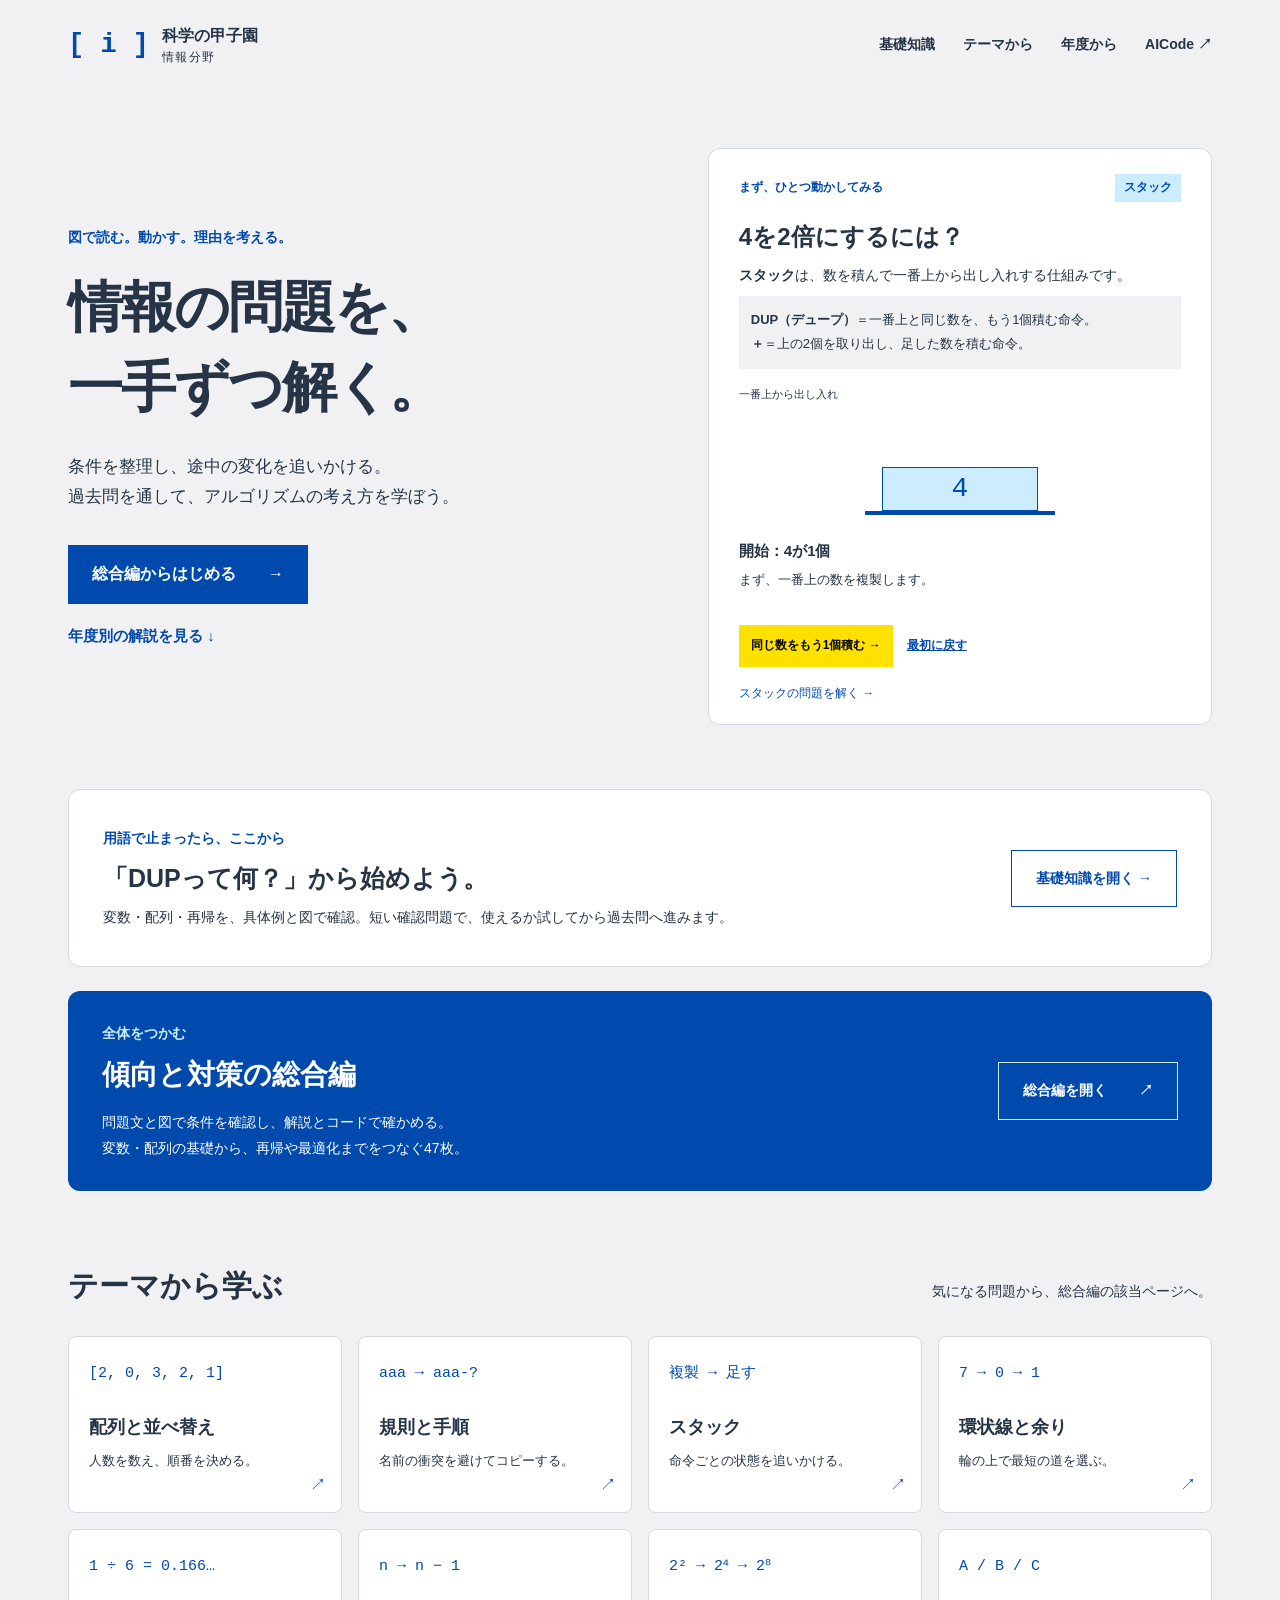
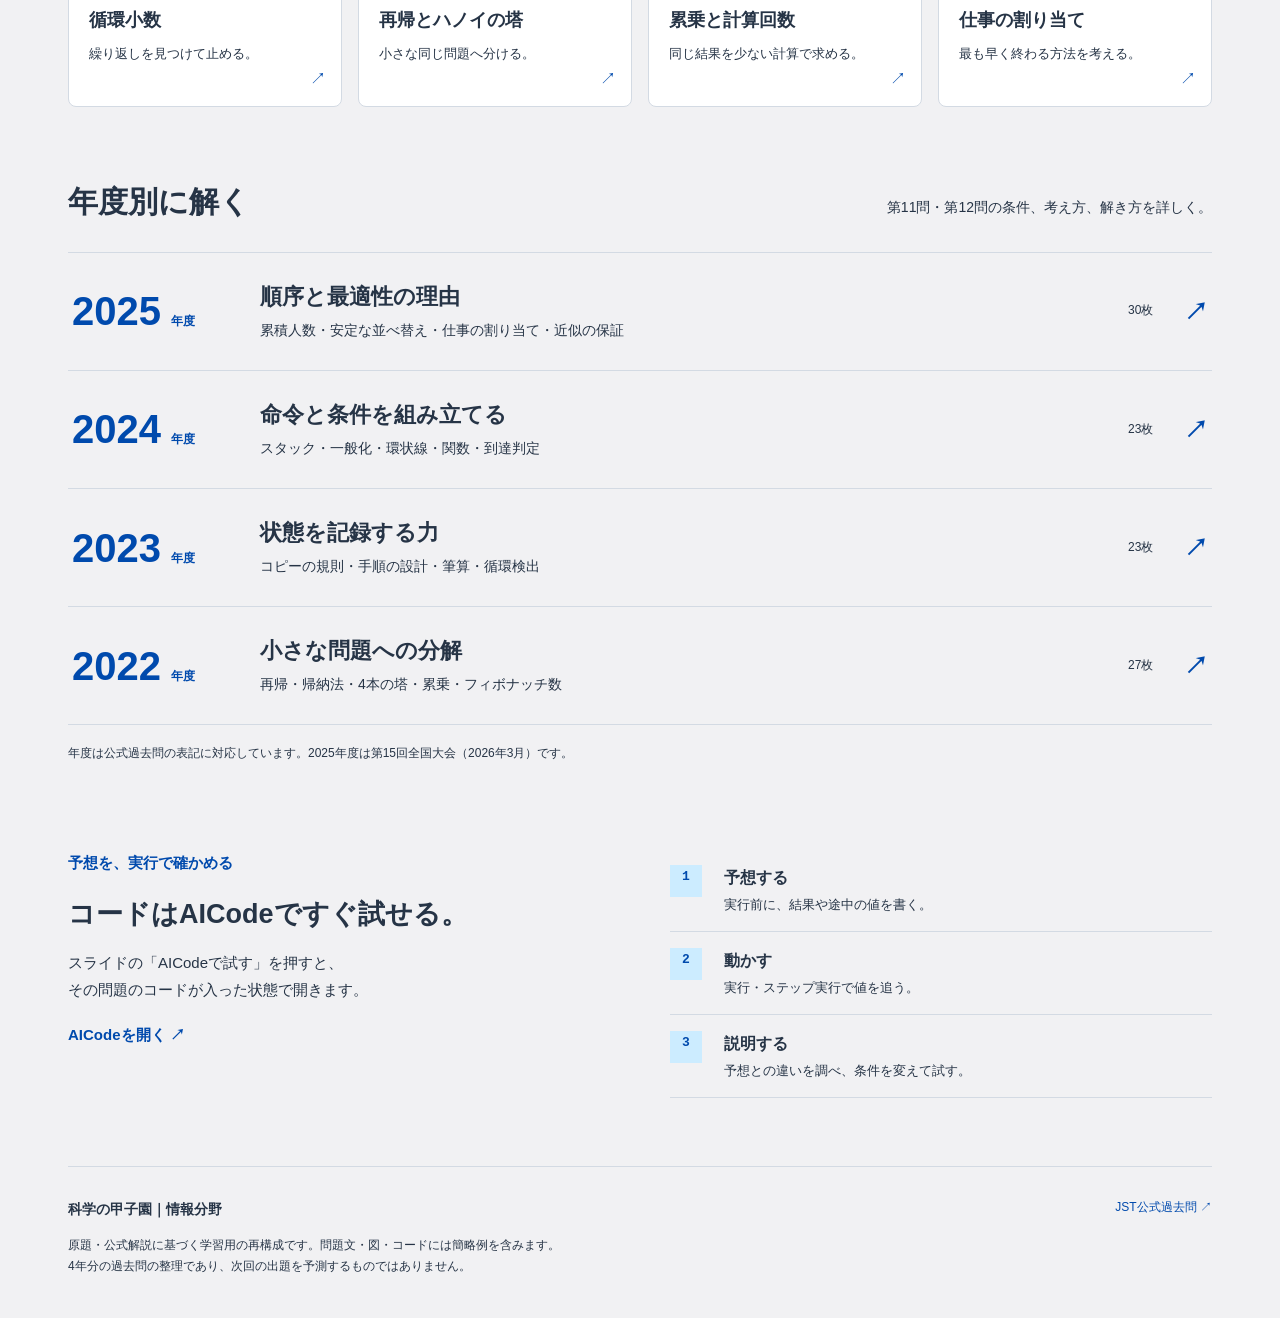
<file: index.html>
<!doctype html>
<html lang="ja">
<head>
<meta charset="utf-8"><meta name="viewport" content="width=device-width,initial-scale=1">
<meta name="description" content="科学の甲子園・情報分野の学習サイト。問題の条件を図で読み、コードを動かし、理由を説明する。総合編と2022〜2025年度の解説を掲載。">
<title>科学の甲子園｜情報分野</title>
<link rel="stylesheet" href="assets/home.css">
<script src="assets/home.js" defer></script>
</head>
<body>
<a class="skip" href="#main">本文へ</a>
<header class="header"><a class="brand" href="./" aria-label="科学の甲子園 情報分野 トップ"><span class="mark" aria-hidden="true">[ i ]</span><span>科学の甲子園<small>情報分野</small></span></a><nav aria-label="メイン"><a href="basics.html">基礎知識</a><a href="#learn">テーマから</a><a href="#years">年度から</a><a href="https://itou-daiki.github.io/AICode/" target="_blank" rel="noopener">AICode ↗</a></nav></header>
<main id="main">
<section class="hero">
<div class="hero-copy"><p class="eyebrow">図で読む。動かす。理由を考える。</p><h1>情報の問題を、<br>一手ずつ解く。</h1><p class="intro">条件を整理し、途中の変化を追いかける。<br>過去問を通して、アルゴリズムの考え方を学ぼう。</p><a class="button primary" href="overview.html">総合編からはじめる <span aria-hidden="true">→</span></a><a class="text-link" href="#years">年度別の解説を見る ↓</a></div>
<div class="experiment"><div class="experiment-heading"><span>まず、ひとつ動かしてみる</span><span class="tag">スタック</span></div><h2>4を2倍にするには？</h2><p><b>スタック</b>は、数を積んで一番上から出し入れする仕組みです。</p><p class="command-help"><b>DUP（デュープ）</b>＝一番上と同じ数を、もう1個積む命令。<br><b>＋</b>＝上の2個を取り出し、足した数を積む命令。</p><div class="machine"><div class="stack-caption">一番上から出し入れ</div><div class="stack" id="stack" aria-label="スタックの状態"><div class="block">4</div></div><div class="base"></div></div><div class="step-info" aria-live="polite"><strong id="step-title">開始：4が1個</strong><p id="step-description">まず、一番上の数を複製します。</p></div><div class="controls"><button id="step" type="button">同じ数をもう1個積む →</button><button id="reset" type="button" aria-label="スタックを最初の状態に戻す">最初に戻す</button></div><a class="experiment-link" href="overview.html#prep-15">スタックの問題を解く →</a></div>
</section>
<section class="beginner-entry"><div><p class="eyebrow">用語で止まったら、ここから</p><h2>「DUPって何？」から始めよう。</h2><p>変数・配列・再帰を、具体例と図で確認。短い確認問題で、使えるか試してから過去問へ進みます。</p></div><a class="button outline" href="basics.html">基礎知識を開く →</a></section>
<section class="overview" aria-labelledby="overview-heading"><div><p class="eyebrow">全体をつかむ</p><h2 id="overview-heading">傾向と対策の総合編</h2><p>問題文と図で条件を確認し、解説とコードで確かめる。<br>変数・配列の基礎から、再帰や最適化までをつなぐ47枚。</p></div><a href="overview.html" class="button outline">総合編を開く <span aria-hidden="true">↗</span></a></section>
<section id="learn" class="section"><div class="section-title"><h2>テーマから学ぶ</h2><p>気になる問題から、総合編の該当ページへ。</p></div><div class="topics">
<a href="overview.html#prep-8"><span class="topic-code">[2, 0, 3, 2, 1]</span><h3>配列と並べ替え</h3><p>人数を数え、順番を決める。</p><span class="arrow" aria-hidden="true">↗</span></a>
<a href="overview.html#prep-13"><span class="topic-code">aaa → aaa-?</span><h3>規則と手順</h3><p>名前の衝突を避けてコピーする。</p><span class="arrow" aria-hidden="true">↗</span></a>
<a href="overview.html#prep-15"><span class="topic-code">複製 → 足す</span><h3>スタック</h3><p>命令ごとの状態を追いかける。</p><span class="arrow" aria-hidden="true">↗</span></a>
<a href="overview.html#prep-19"><span class="topic-code">7 → 0 → 1</span><h3>環状線と余り</h3><p>輪の上で最短の道を選ぶ。</p><span class="arrow" aria-hidden="true">↗</span></a>
<a href="overview.html#prep-21"><span class="topic-code">1 ÷ 6 = 0.166…</span><h3>循環小数</h3><p>繰り返しを見つけて止める。</p><span class="arrow" aria-hidden="true">↗</span></a>
<a href="overview.html#prep-23"><span class="topic-code">n → n − 1</span><h3>再帰とハノイの塔</h3><p>小さな同じ問題へ分ける。</p><span class="arrow" aria-hidden="true">↗</span></a>
<a href="overview.html#prep-28"><span class="topic-code">2² → 2⁴ → 2⁸</span><h3>累乗と計算回数</h3><p>同じ結果を少ない計算で求める。</p><span class="arrow" aria-hidden="true">↗</span></a>
<a href="overview.html#prep-30"><span class="topic-code">A / B / C</span><h3>仕事の割り当て</h3><p>最も早く終わる方法を考える。</p><span class="arrow" aria-hidden="true">↗</span></a>
</div></section>
<section id="years" class="section year-section"><div class="section-title"><h2>年度別に解く</h2><p>第11問・第12問の条件、考え方、解き方を詳しく。</p></div><div class="year-list">
<a class="year" href="years/2025.html"><span class="year-number">2025<small>年度</small></span><div><h3>順序と最適性の理由</h3><p>累積人数・安定な並べ替え・仕事の割り当て・近似の保証</p></div><span class="year-tail">30枚 <b aria-hidden="true">↗</b></span></a>
<a class="year" href="years/2024.html"><span class="year-number">2024<small>年度</small></span><div><h3>命令と条件を組み立てる</h3><p>スタック・一般化・環状線・関数・到達判定</p></div><span class="year-tail">23枚 <b aria-hidden="true">↗</b></span></a>
<a class="year" href="years/2023.html"><span class="year-number">2023<small>年度</small></span><div><h3>状態を記録する力</h3><p>コピーの規則・手順の設計・筆算・循環検出</p></div><span class="year-tail">23枚 <b aria-hidden="true">↗</b></span></a>
<a class="year" href="years/2022.html"><span class="year-number">2022<small>年度</small></span><div><h3>小さな問題への分解</h3><p>再帰・帰納法・4本の塔・累乗・フィボナッチ数</p></div><span class="year-tail">27枚 <b aria-hidden="true">↗</b></span></a>
</div><p class="note">年度は公式過去問の表記に対応しています。2025年度は第15回全国大会（2026年3月）です。</p></section>
<section class="practice section"><div><p class="eyebrow">予想を、実行で確かめる</p><h2>コードはAICodeですぐ試せる。</h2><p>スライドの「AICodeで試す」を押すと、<br>その問題のコードが入った状態で開きます。</p><a class="text-link" href="https://itou-daiki.github.io/AICode/" target="_blank" rel="noopener">AICodeを開く ↗</a></div><ol><li><b>予想する</b><span>実行前に、結果や途中の値を書く。</span></li><li><b>動かす</b><span>実行・ステップ実行で値を追う。</span></li><li><b>説明する</b><span>予想との違いを調べ、条件を変えて試す。</span></li></ol></section>
</main>
<footer><div><strong>科学の甲子園｜情報分野</strong><p>原題・公式解説に基づく学習用の再構成です。問題文・図・コードには簡略例を含みます。<br>4年分の過去問の整理であり、次回の出題を予測するものではありません。</p></div><a href="https://koushien.jst.go.jp/koushien/pastexam/index.html" target="_blank" rel="noopener">JST公式過去問 ↗</a></footer>
</body></html>
</file>
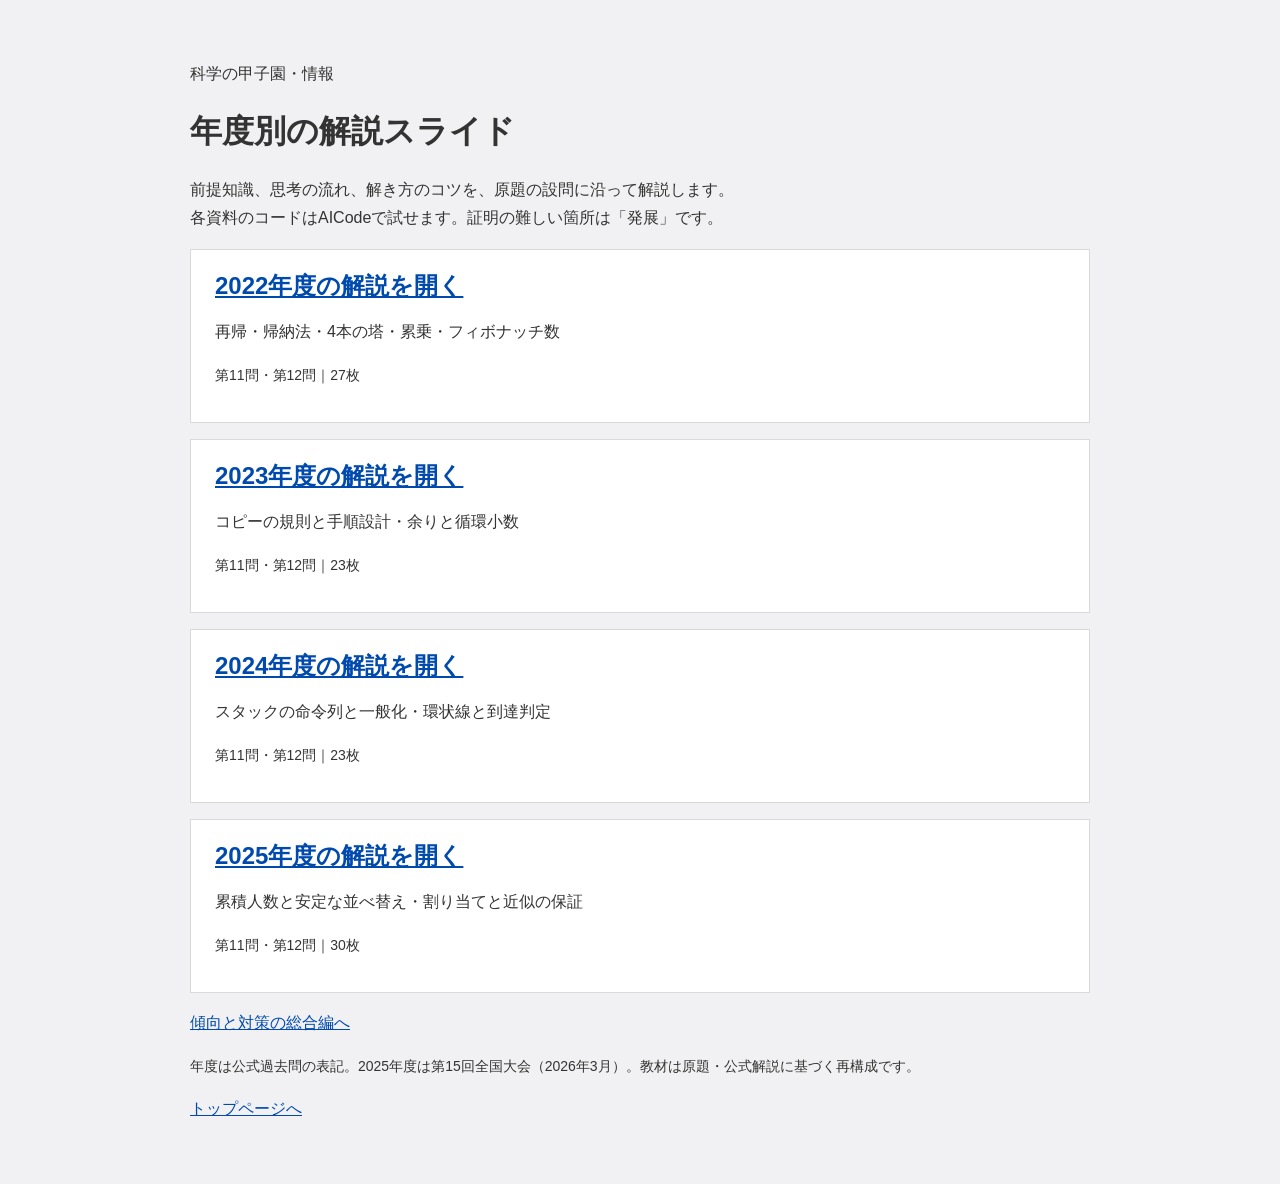
<file: years/index.html>
<!doctype html><html lang="ja"><head><meta charset="utf-8"><meta name="viewport" content="width=device-width,initial-scale=1"><title>年度別解説｜科学の甲子園 情報</title><style>body{font-family:Meiryo,"Hiragino Sans",sans-serif;background:#f1f1f3;color:#333;max-width:900px;margin:60px auto;padding:0 24px}h1{font-size:32px}a{color:#004aad}article{background:white;padding:20px 24px;margin:16px 0;border:1px solid #d9d9d9}h2{margin:0 0 10px}p{line-height:1.8}.note{font-size:14px}</style></head><body><p>科学の甲子園・情報</p><h1>年度別の解説スライド</h1><p>前提知識、思考の流れ、解き方のコツを、原題の設問に沿って解説します。<br>各資料のコードはAICodeで試せます。証明の難しい箇所は「発展」です。</p><article><h2><a href="2022.html">2022年度の解説を開く</a></h2><p>再帰・帰納法・4本の塔・累乗・フィボナッチ数</p><p class="note">第11問・第12問｜27枚</p></article><article><h2><a href="2023.html">2023年度の解説を開く</a></h2><p>コピーの規則と手順設計・余りと循環小数</p><p class="note">第11問・第12問｜23枚</p></article><article><h2><a href="2024.html">2024年度の解説を開く</a></h2><p>スタックの命令列と一般化・環状線と到達判定</p><p class="note">第11問・第12問｜23枚</p></article><article><h2><a href="2025.html">2025年度の解説を開く</a></h2><p>累積人数と安定な並べ替え・割り当てと近似の保証</p><p class="note">第11問・第12問｜30枚</p></article><p><a href="../overview.html">傾向と対策の総合編へ</a></p><p class="note">年度は公式過去問の表記。2025年度は第15回全国大会（2026年3月）。教材は原題・公式解説に基づく再構成です。</p><p><a href="../index.html">トップページへ</a></p></body></html>
</file>
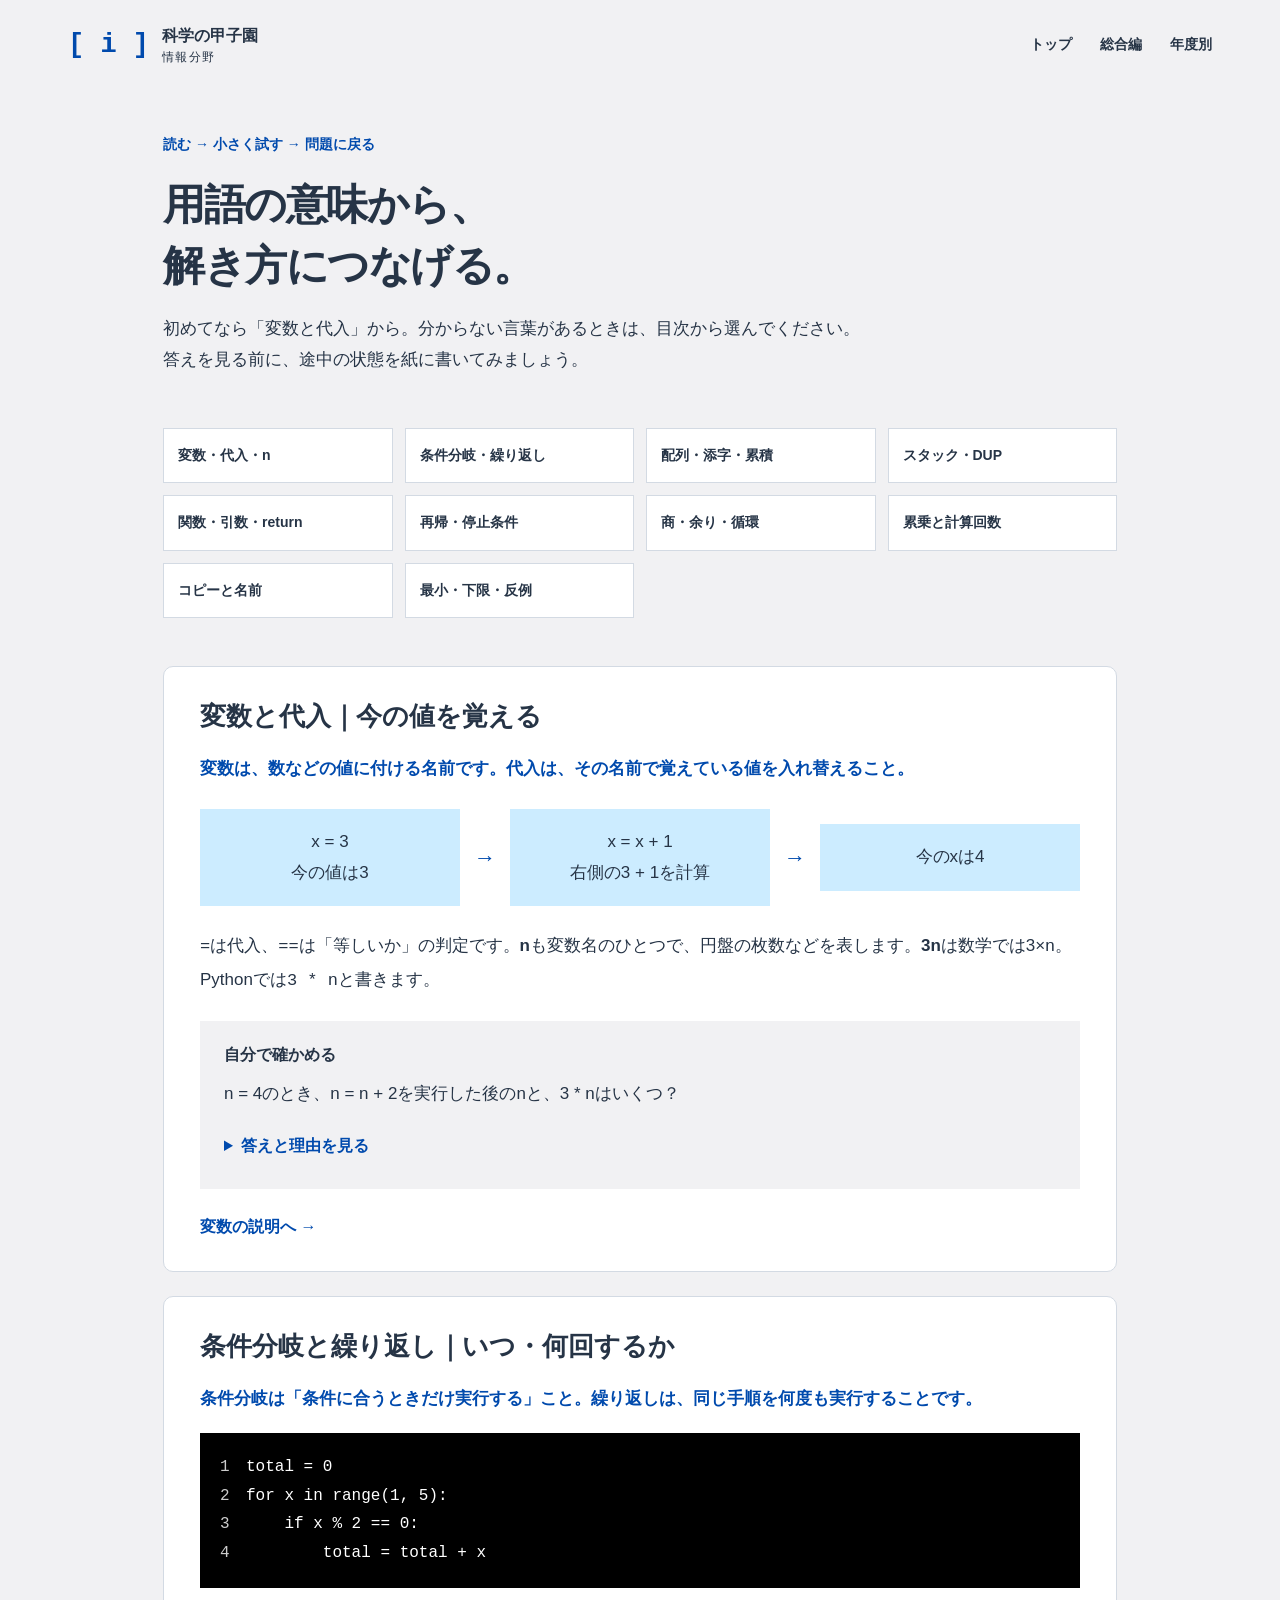
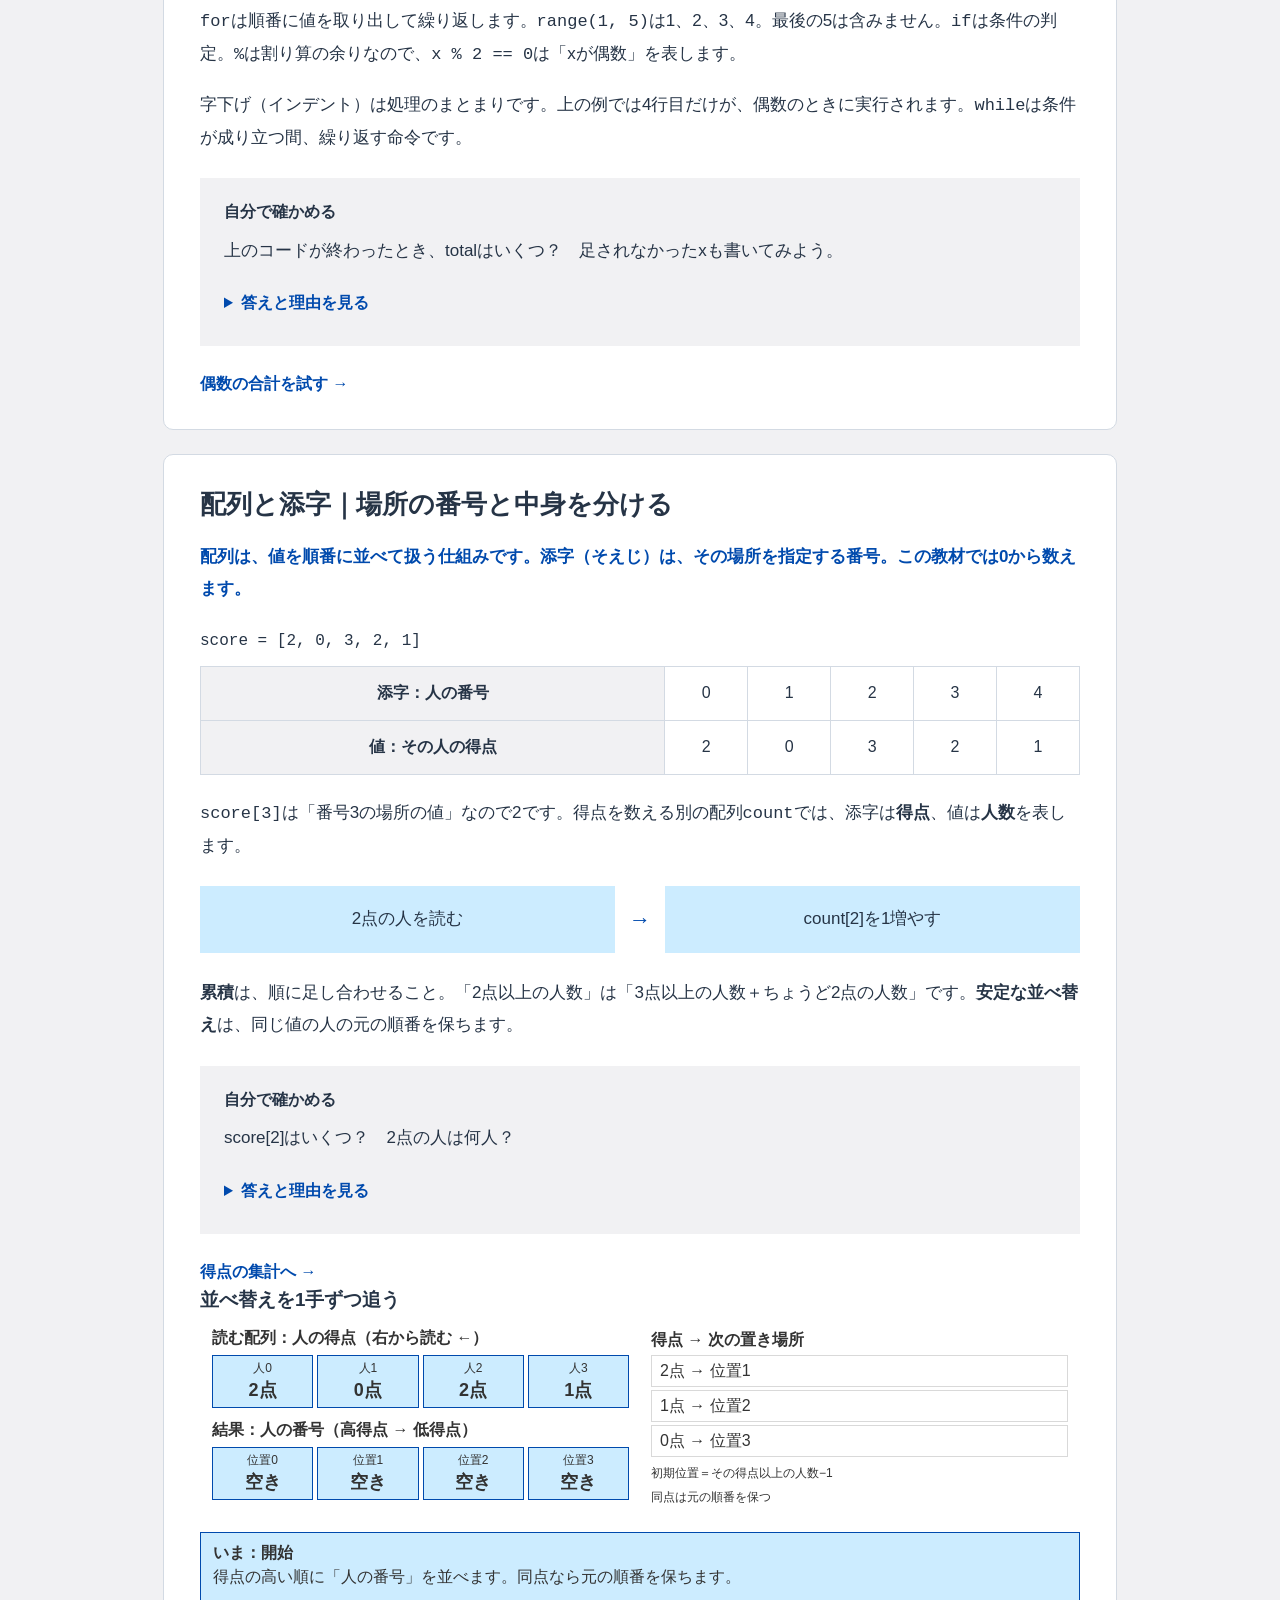
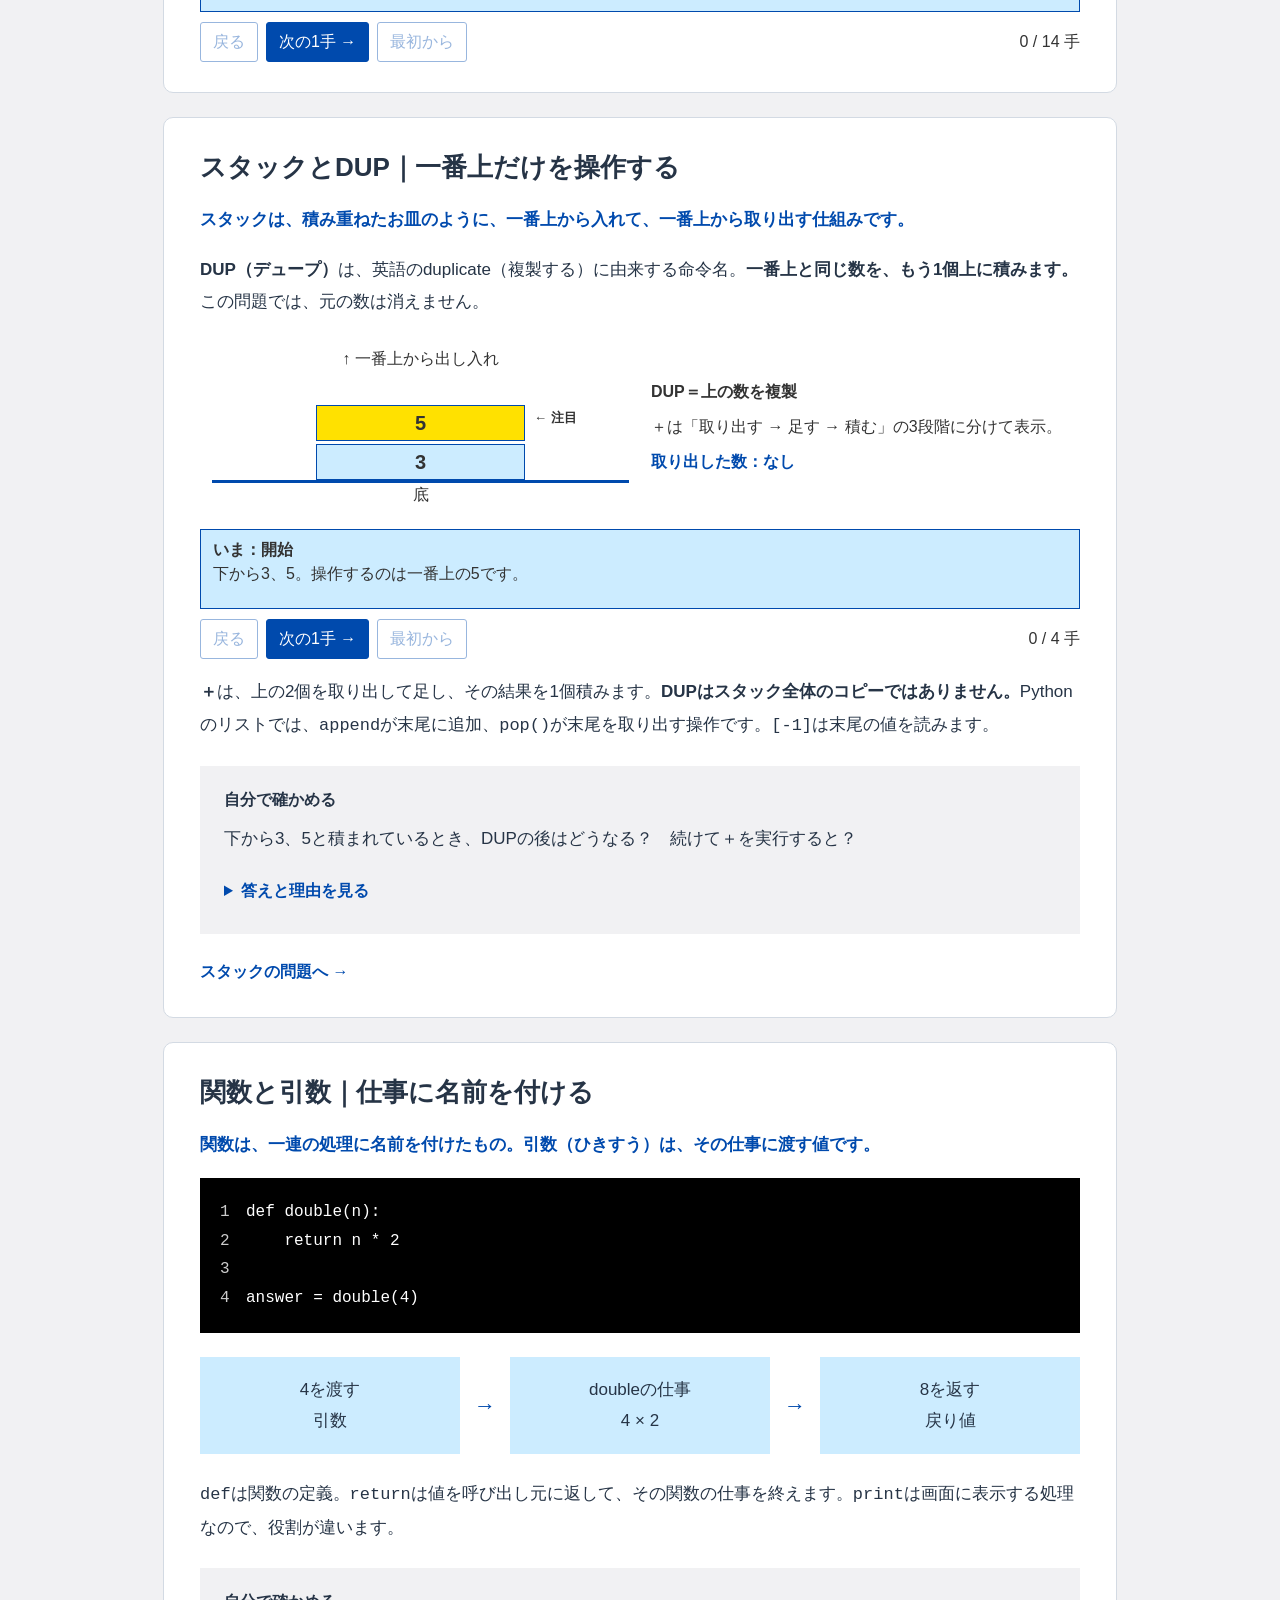
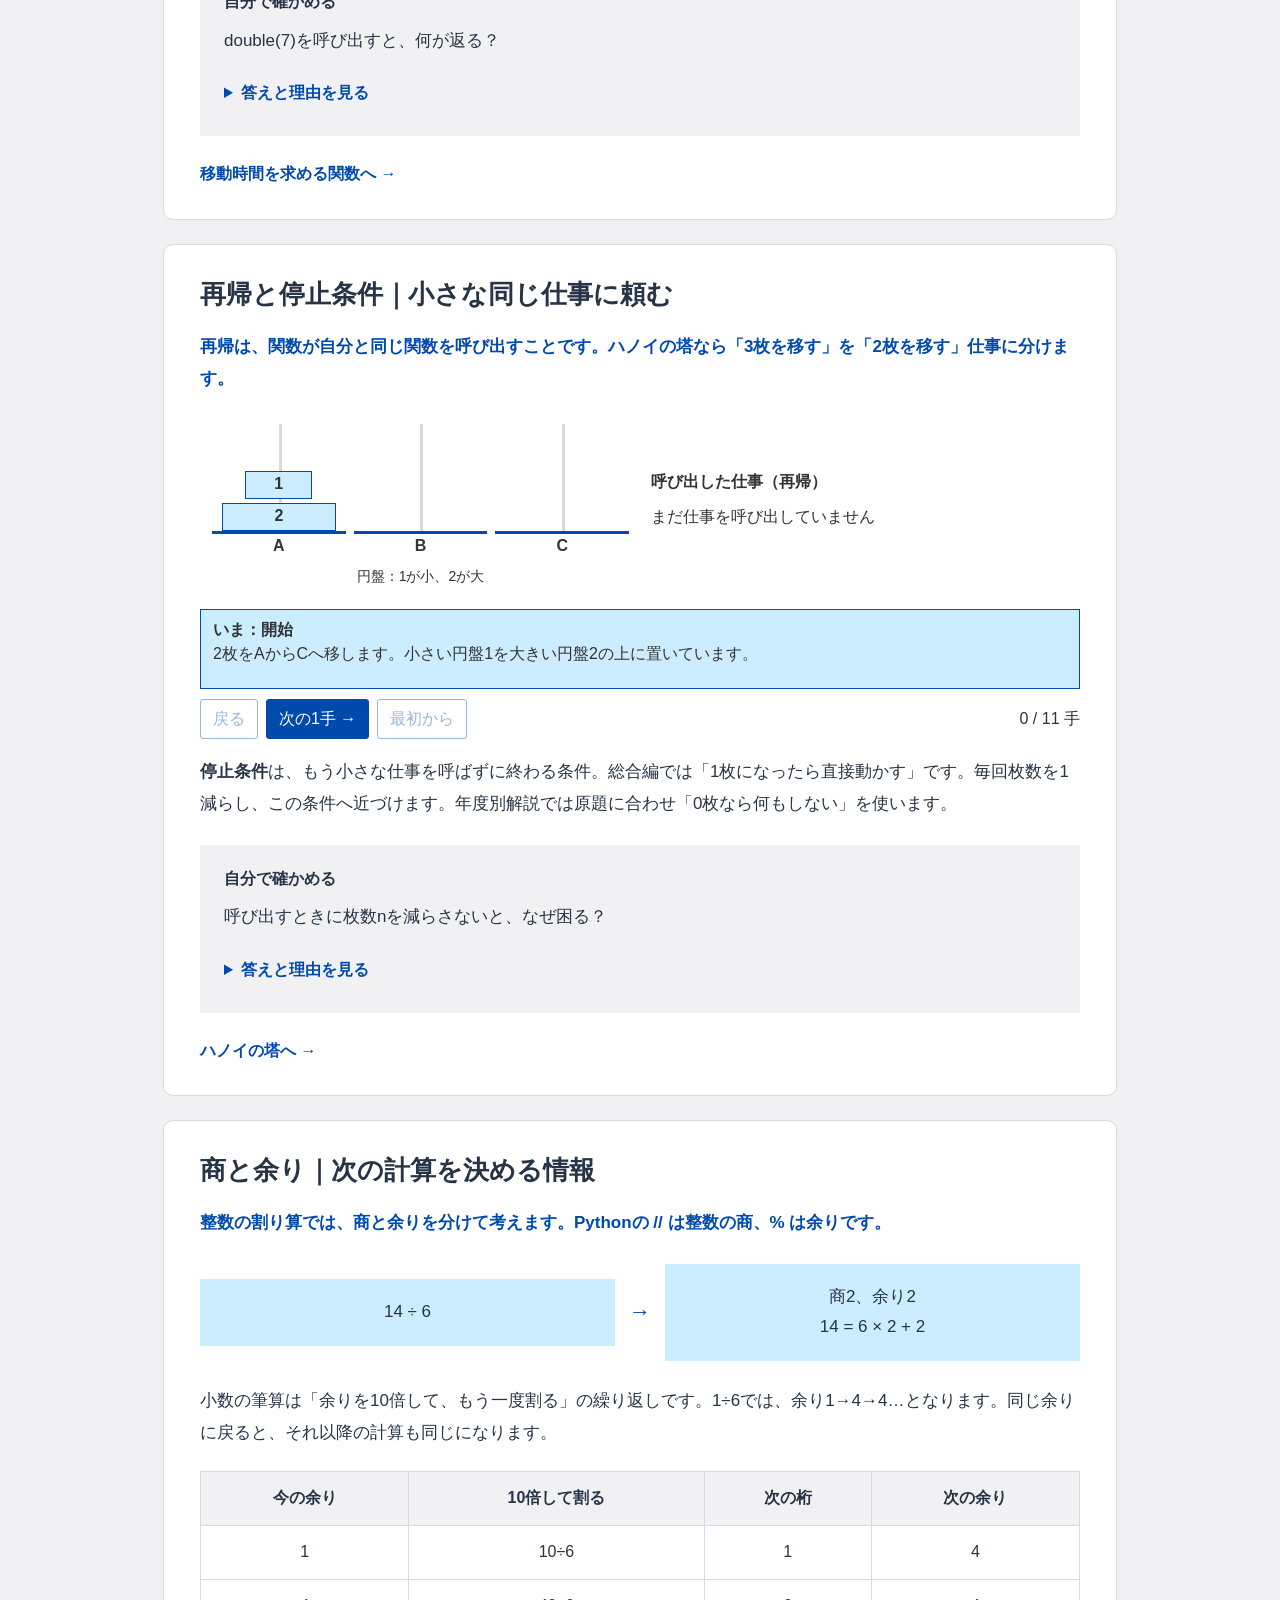
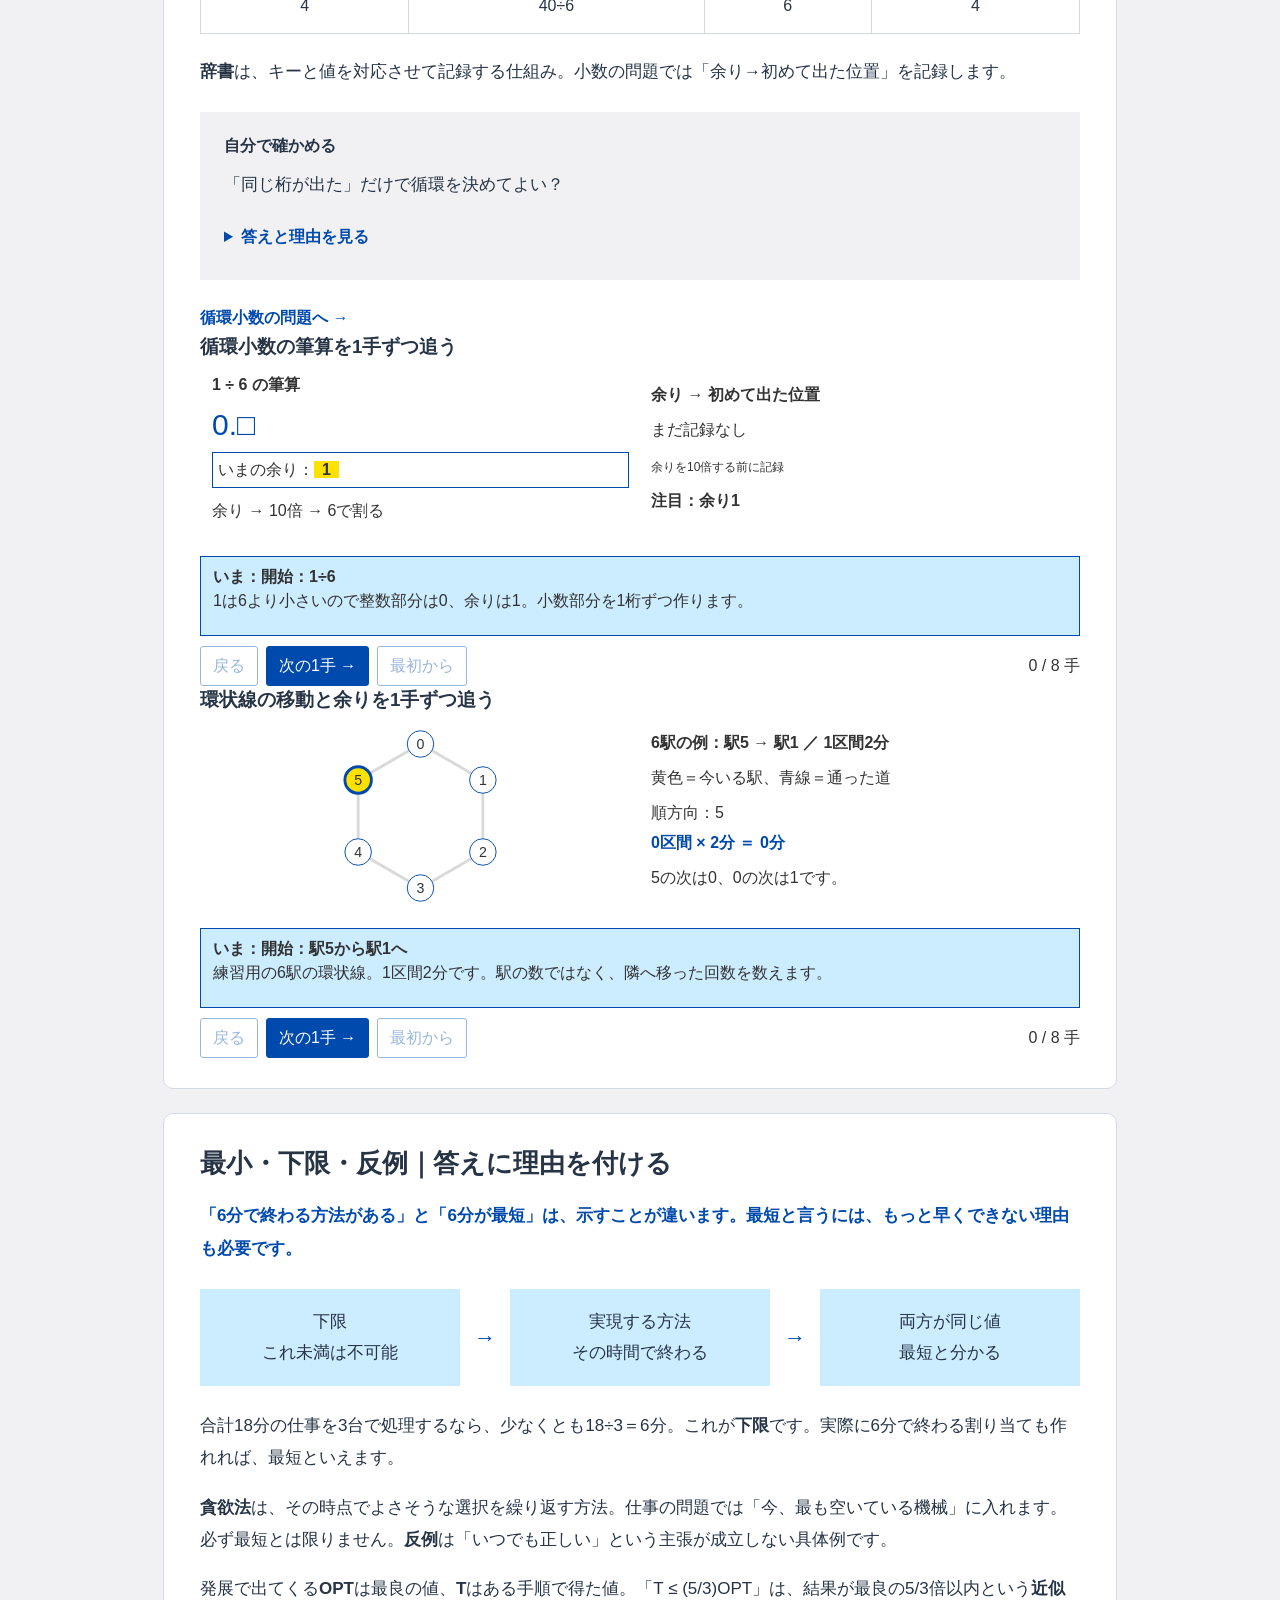
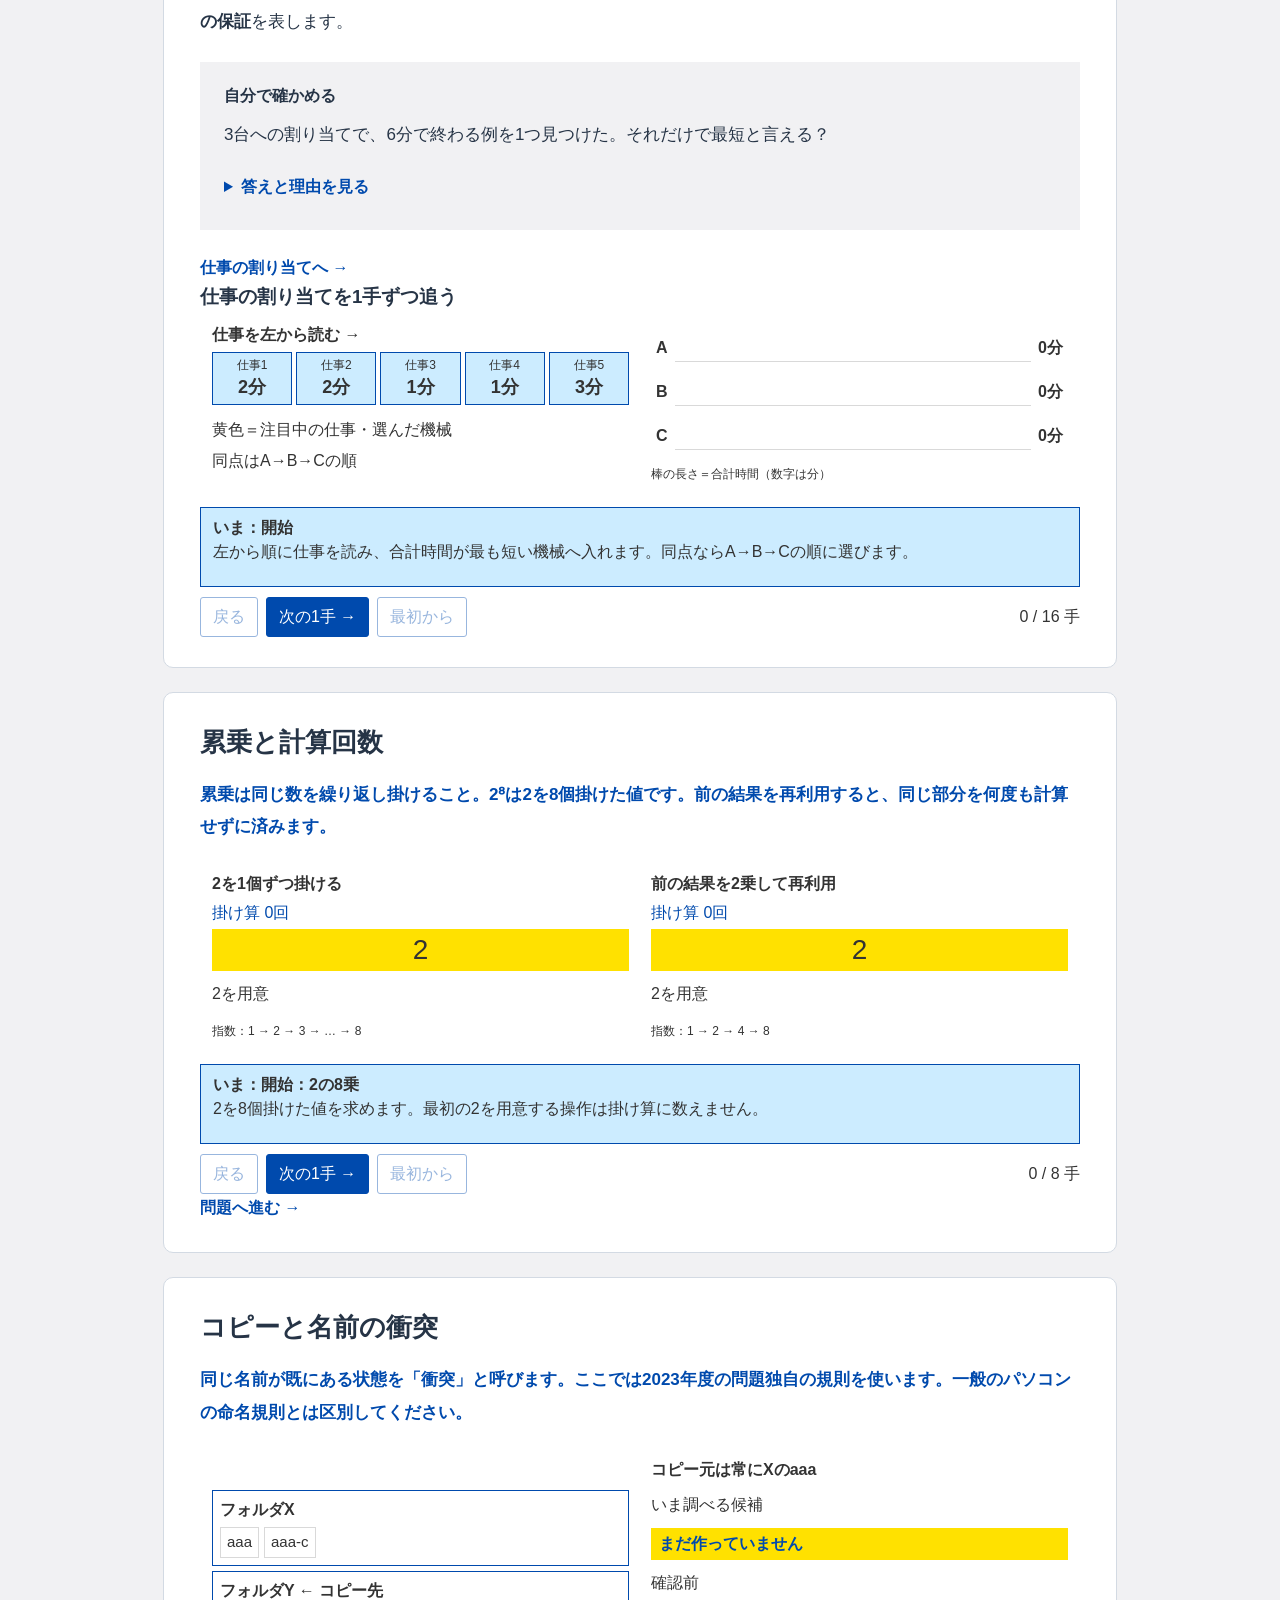
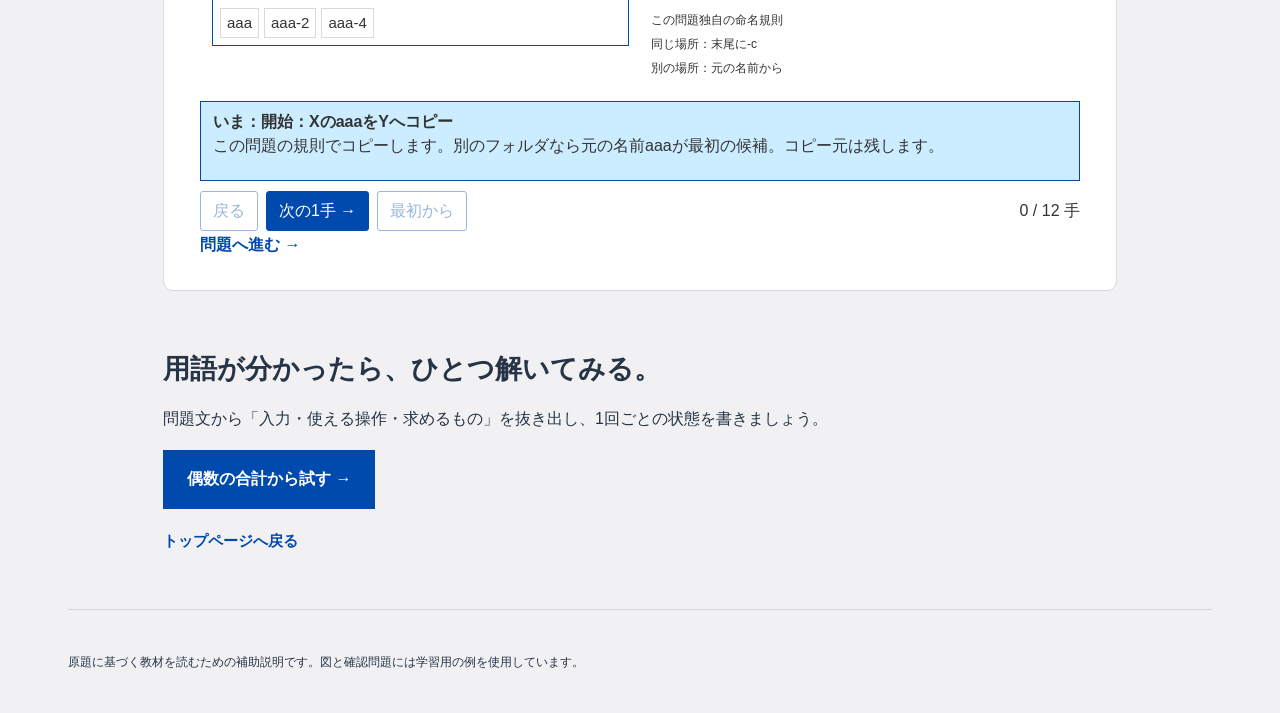
<file: basics.html>
<!doctype html><html lang="ja"><head><meta charset="utf-8"><meta name="viewport" content="width=device-width,initial-scale=1"><title>用語と考え方の基礎｜科学の甲子園 情報分野</title><link rel="stylesheet" href="assets/home.css"><link rel="stylesheet" href="assets/basics.css"><link rel="stylesheet" href="assets/steps.css"></head><body><a class="skip" href="#main">本文へ</a><header class="header"><a class="brand" href="index.html"><span class="mark" aria-hidden="true">[ i ]</span><span>科学の甲子園<small>情報分野</small></span></a><nav aria-label="メイン"><a href="index.html">トップ</a><a href="overview.html">総合編</a><a href="index.html#years">年度別</a></nav></header><main id="main" class="basics"><div class="guide-intro"><p class="eyebrow">読む → 小さく試す → 問題に戻る</p><h1>用語の意味から、<br>解き方につなげる。</h1><p>初めてなら「変数と代入」から。分からない言葉があるときは、目次から選んでください。<br>答えを見る前に、途中の状態を紙に書いてみましょう。</p></div><nav class="contents" aria-label="基礎知識の目次"><a href="#variable">変数・代入・n</a><a href="#control">条件分岐・繰り返し</a><a href="#array">配列・添字・累積</a><a href="#stack">スタック・DUP</a><a href="#function">関数・引数・return</a><a href="#recursion">再帰・停止条件</a><a href="#remainder">商・余り・循環</a><a href="#power">累乗と計算回数</a><a href="#copy">コピーと名前</a><a href="#reason">最小・下限・反例</a></nav><section class="lesson" id="variable"><h2>変数と代入｜今の値を覚える</h2><p class="definition">変数は、数などの値に付ける名前です。代入は、その名前で覚えている値を入れ替えること。</p><div class="diagram"><div>x = 3<br>今の値は3</div><span class="arrow" aria-hidden="true">→</span><div>x = x + 1<br>右側の3 + 1を計算</div><span class="arrow" aria-hidden="true">→</span><div>今のxは4</div></div><p><code>=</code>は代入、<code>==</code>は「等しいか」の判定です。<b>n</b>も変数名のひとつで、円盤の枚数などを表します。<b>3n</b>は数学では3×n。Pythonでは<code>3 * n</code>と書きます。</p><div class="check"><b>自分で確かめる</b><p>n = 4のとき、n = n + 2を実行した後のnと、3 * nはいくつ？</p><details><summary>答えと理由を見る</summary><p>nは6、3 * nは18です。右側を古い値で計算してから入れ直します。</p></details></div><a class="next" href="overview.html#slide-5">変数の説明へ →</a></section><section class="lesson" id="control"><h2>条件分岐と繰り返し｜いつ・何回するか</h2><p class="definition">条件分岐は「条件に合うときだけ実行する」こと。繰り返しは、同じ手順を何度も実行することです。</p><pre class="code"><span><i>1</i><code>total = 0</code></span><span><i>2</i><code>for x in range(1, 5):</code></span><span><i>3</i><code>    if x % 2 == 0:</code></span><span><i>4</i><code>        total = total + x</code></span></pre><p><code>for</code>は順番に値を取り出して繰り返します。<code>range(1, 5)</code>は1、2、3、4。最後の5は含みません。<code>if</code>は条件の判定。<code>%</code>は割り算の余りなので、<code>x % 2 == 0</code>は「xが偶数」を表します。</p><p>字下げ（インデント）は処理のまとまりです。上の例では4行目だけが、偶数のときに実行されます。<code>while</code>は条件が成り立つ間、繰り返す命令です。</p><div class="check"><b>自分で確かめる</b><p>上のコードが終わったとき、totalはいくつ？　足されなかったxも書いてみよう。</p><details><summary>答えと理由を見る</summary><p>2と4が足されて6です。1と3のときは条件に合わないので、totalは変わりません。</p></details></div><a class="next" href="overview.html#prep-6">偶数の合計を試す →</a></section><section class="lesson" id="array"><h2>配列と添字｜場所の番号と中身を分ける</h2><p class="definition">配列は、値を順番に並べて扱う仕組みです。添字（そえじ）は、その場所を指定する番号。この教材では0から数えます。</p><table><caption>score = [2, 0, 3, 2, 1]</caption><tr><th>添字：人の番号</th><td>0</td><td>1</td><td>2</td><td>3</td><td>4</td></tr><tr><th>値：その人の得点</th><td>2</td><td>0</td><td>3</td><td>2</td><td>1</td></tr></table><p><code>score[3]</code>は「番号3の場所の値」なので2です。得点を数える別の配列<code>count</code>では、添字は<b>得点</b>、値は<b>人数</b>を表します。</p><div class="diagram"><div>2点の人を読む</div><span class="arrow" aria-hidden="true">→</span><div>count[2]を1増やす</div></div><p><b>累積</b>は、順に足し合わせること。「2点以上の人数」は「3点以上の人数＋ちょうど2点の人数」です。<b>安定な並べ替え</b>は、同じ値の人の元の順番を保ちます。</p><div class="check"><b>自分で確かめる</b><p>score[2]はいくつ？　2点の人は何人？</p><details><summary>答えと理由を見る</summary><p>score[2]は3。2点の人は番号0と3の2人です。「場所が2」と「値が2」を区別しましょう。</p></details></div><a class="next" href="overview.html#prep-8">得点の集計へ →</a><h3>並べ替えを1手ずつ追う</h3><div data-step-demo="sort"></div></section><section class="lesson" id="stack"><h2>スタックとDUP｜一番上だけを操作する</h2><p class="definition">スタックは、積み重ねたお皿のように、一番上から入れて、一番上から取り出す仕組みです。</p><p><b>DUP（デュープ）</b>は、英語のduplicate（複製する）に由来する命令名。<b>一番上と同じ数を、もう1個上に積みます。</b>この問題では、元の数は消えません。</p><div data-step-demo="stack"></div><p><b>＋</b>は、上の2個を取り出して足し、その結果を1個積みます。<b>DUPはスタック全体のコピーではありません。</b>Pythonのリストでは、<code>append</code>が末尾に追加、<code>pop()</code>が末尾を取り出す操作です。<code>[-1]</code>は末尾の値を読みます。</p><div class="check"><b>自分で確かめる</b><p>下から3、5と積まれているとき、DUPの後はどうなる？　続けて＋を実行すると？</p><details><summary>答えと理由を見る</summary><p>DUP後は下から[3, 5, 5]。＋の後は[3, 10]です。底の3は動かず、一番上の数だけを複製します。</p></details></div><a class="next" href="overview.html#prep-15">スタックの問題へ →</a></section><section class="lesson" id="function"><h2>関数と引数｜仕事に名前を付ける</h2><p class="definition">関数は、一連の処理に名前を付けたもの。引数（ひきすう）は、その仕事に渡す値です。</p><pre class="code"><span><i>1</i><code>def double(n):</code></span><span><i>2</i><code>    return n * 2</code></span><span><i>3</i><code></code></span><span><i>4</i><code>answer = double(4)</code></span></pre><div class="diagram"><div>4を渡す<br>引数</div><span class="arrow" aria-hidden="true">→</span><div>doubleの仕事<br>4 × 2</div><span class="arrow" aria-hidden="true">→</span><div>8を返す<br>戻り値</div></div><p><code>def</code>は関数の定義。<code>return</code>は値を呼び出し元に返して、その関数の仕事を終えます。<code>print</code>は画面に表示する処理なので、役割が違います。</p><div class="check"><b>自分で確かめる</b><p>double(7)を呼び出すと、何が返る？</p><details><summary>答えと理由を見る</summary><p>nに7が入り、14が返ります。関数を定義しただけでは実行されず、呼び出したときに仕事をします。</p></details></div><a class="next" href="overview.html#slide-20">移動時間を求める関数へ →</a></section><section class="lesson" id="recursion"><h2>再帰と停止条件｜小さな同じ仕事に頼む</h2><p class="definition">再帰は、関数が自分と同じ関数を呼び出すことです。ハノイの塔なら「3枚を移す」を「2枚を移す」仕事に分けます。</p><div data-step-demo="recursion"></div><p><b>停止条件</b>は、もう小さな仕事を呼ばずに終わる条件。総合編では「1枚になったら直接動かす」です。毎回枚数を1減らし、この条件へ近づけます。年度別解説では原題に合わせ「0枚なら何もしない」を使います。</p><div class="check"><b>自分で確かめる</b><p>呼び出すときに枚数nを減らさないと、なぜ困る？</p><details><summary>答えと理由を見る</summary><p>同じ大きさの仕事を何度も呼び、停止条件に近づきません。「止まる条件」と「そこへ近づく変化」の両方が必要です。</p></details></div><a class="next" href="overview.html#prep-23">ハノイの塔へ →</a></section><section class="lesson" id="remainder"><h2>商と余り｜次の計算を決める情報</h2><p class="definition">整数の割り算では、商と余りを分けて考えます。Pythonの // は整数の商、% は余りです。</p><div class="diagram"><div>14 ÷ 6</div><span class="arrow" aria-hidden="true">→</span><div>商2、余り2<br>14 = 6 × 2 + 2</div></div><p>小数の筆算は「余りを10倍して、もう一度割る」の繰り返しです。1÷6では、余り1→4→4…となります。同じ余りに戻ると、それ以降の計算も同じになります。</p><table><tr><th>今の余り</th><th>10倍して割る</th><th>次の桁</th><th>次の余り</th></tr><tr><td>1</td><td>10÷6</td><td>1</td><td>4</td></tr><tr><td>4</td><td>40÷6</td><td>6</td><td>4</td></tr></table><p><b>辞書</b>は、キーと値を対応させて記録する仕組み。小数の問題では「余り→初めて出た位置」を記録します。</p><div class="check"><b>自分で確かめる</b><p>「同じ桁が出た」だけで循環を決めてよい？</p><details><summary>答えと理由を見る</summary><p>決められません。次の計算を決めるのは余りです。余りが同じなら、次の桁と次の余りも同じになります。</p></details></div><a class="next" href="overview.html#prep-21">循環小数の問題へ →</a><h3>循環小数の筆算を1手ずつ追う</h3><div data-step-demo="decimal"></div><h3>環状線の移動と余りを1手ずつ追う</h3><div data-step-demo="ring"></div></section><section class="lesson" id="reason"><h2>最小・下限・反例｜答えに理由を付ける</h2><p class="definition">「6分で終わる方法がある」と「6分が最短」は、示すことが違います。最短と言うには、もっと早くできない理由も必要です。</p><div class="diagram"><div>下限<br>これ未満は不可能</div><span class="arrow" aria-hidden="true">→</span><div>実現する方法<br>その時間で終わる</div><span class="arrow" aria-hidden="true">→</span><div>両方が同じ値<br>最短と分かる</div></div><p>合計18分の仕事を3台で処理するなら、少なくとも18÷3＝6分。これが<b>下限</b>です。実際に6分で終わる割り当ても作れれば、最短といえます。</p><p><b>貪欲法</b>は、その時点でよさそうな選択を繰り返す方法。仕事の問題では「今、最も空いている機械」に入れます。必ず最短とは限りません。<b>反例</b>は「いつでも正しい」という主張が成立しない具体例です。</p><p>発展で出てくる<b>OPT</b>は最良の値、<b>T</b>はある手順で得た値。「T ≤ (5/3)OPT」は、結果が最良の5/3倍以内という<b>近似の保証</b>を表します。</p><div class="check"><b>自分で確かめる</b><p>3台への割り当てで、6分で終わる例を1つ見つけた。それだけで最短と言える？</p><details><summary>答えと理由を見る</summary><p>まだ言えません。6分未満では終えられない理由も必要です。3台が6分未満ずつ働いても、合計は18分未満。合計18分の仕事を終えるには足りません。</p></details></div><a class="next" href="overview.html#prep-30">仕事の割り当てへ →</a><h3>仕事の割り当てを1手ずつ追う</h3><div data-step-demo="jobs"></div></section><section class="lesson" id="power"><h2>累乗と計算回数</h2><p class="definition">累乗は同じ数を繰り返し掛けること。2⁸は2を8個掛けた値です。前の結果を再利用すると、同じ部分を何度も計算せずに済みます。</p><div data-step-demo="power"></div><a class="next" href="overview.html#prep-28">問題へ進む →</a></section><section class="lesson" id="copy"><h2>コピーと名前の衝突</h2><p class="definition">同じ名前が既にある状態を「衝突」と呼びます。ここでは2023年度の問題独自の規則を使います。一般のパソコンの命名規則とは区別してください。</p><div data-step-demo="copy"></div><a class="next" href="overview.html#prep-13">問題へ進む →</a></section><section class="return-path"><h2>用語が分かったら、ひとつ解いてみる。</h2><p>問題文から「入力・使える操作・求めるもの」を抜き出し、1回ごとの状態を書きましょう。</p><a class="button primary" href="overview.html#prep-6">偶数の合計から試す →</a><a class="text-link" href="index.html">トップページへ戻る</a></section></main><footer><p>原題に基づく教材を読むための補助説明です。図と確認問題には学習用の例を使用しています。</p></footer><script src="assets/steps.js"></script></body></html>
</file>
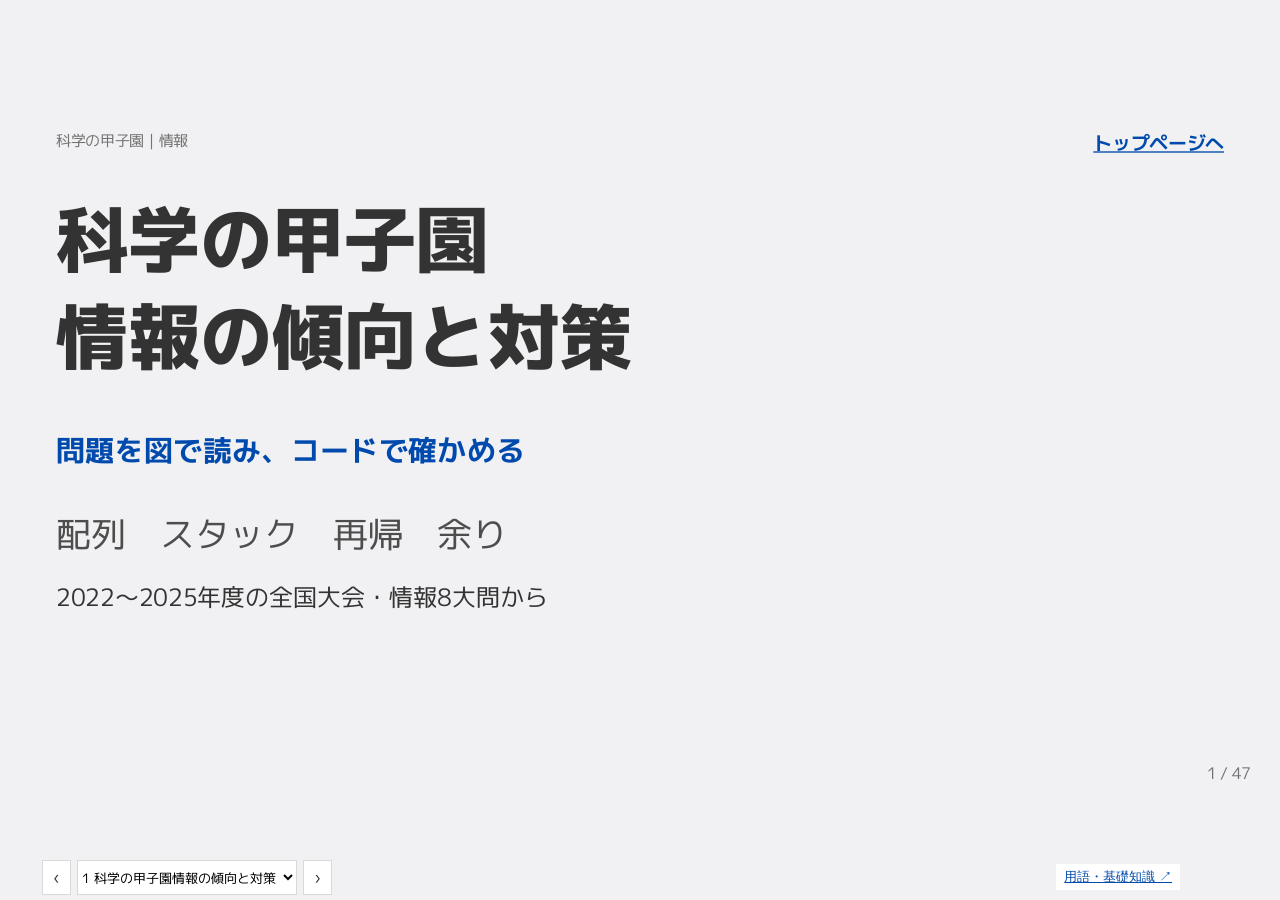
<file: overview.html>
<!doctype html><html lang="ja"><head><meta charset="utf-8"><meta name="viewport" content="width=device-width,initial-scale=1"><title>科学の甲子園 情報｜図解と実行で学ぶ</title><link rel="preconnect" href="https://fonts.googleapis.com"><link rel="preconnect" href="https://fonts.gstatic.com" crossorigin><link href="https://fonts.googleapis.com/css2?family=M+PLUS+1p:wght@400;500;700;800&display=swap" rel="stylesheet"><style>
:root{--bg:#F1F1F3;--surface:#FFFFFF;--ink:#333333;--sub:#4D4D4D;--dim:#737373;--line:#D9D9D9;--accent:#0071BC;--accent-deep:#004AAD;--accent-tint:#CCECFF;--signal:#E53760;--signal-deep:#B51F43;--signal-tint:#FCE7EC;--spark:#FFE100;--growth:#00B050;--ink-surface:#004AAD;--summary-surface:#3F3F3F;--on-dark:#FFFFFF;--accent-on-dark:#FFE100;--line-on-dark:#7296C6;--code-bg:#000000;--radius:2px;--ff:"M PLUS 1p","メイリオ","Meiryo","Hiragino Sans","Yu Gothic",sans-serif;--ff-en:"M PLUS 1p",Arial,sans-serif}
*{box-sizing:border-box}html,body{margin:0;background:var(--bg);overflow:hidden}a{color:var(--accent-deep)}.s{position:absolute;top:50%;left:50%;width:960px;height:540px;transform:translate(-50%,-50%) scale(var(--k,1));transform-origin:center;background:var(--bg);color:var(--ink);font-family:var(--ff);visibility:hidden;opacity:0;padding:30px 42px 54px;display:flex;flex-direction:column}.s.active{visibility:visible;opacity:1}.ki{font-size:11px;color:var(--dim);margin:0 0 5px}h1{font-size:54px;line-height:1.35;font-weight:800;margin:40px 0 16px}h2{font-size:28px;font-weight:700;margin:0;padding-bottom:10px;border-bottom:1px solid var(--line);line-height:1.35}h3{font-size:20px;margin:10px 0}p{font-size:18px;line-height:1.65;margin:14px 0} .lead{font-size:20px;font-weight:700;margin:15px 0 18px;color:var(--accent-deep)}.body{flex:1;min-height:0}.pn{position:absolute;bottom:18px;right:22px;font-size:12px;color:var(--dim)}.source{position:absolute;bottom:42px;left:42px;max-width:750px;font-size:11px;color:var(--dim);line-height:1.4}.duo{display:grid;grid-template-columns:1fr 1fr;gap:30px;align-items:start}.flow{display:flex;gap:12px;align-items:center;margin:12px 0 20px}.node{flex:1;padding:16px 12px;background:var(--surface);border:1px solid var(--line);text-align:center;font-size:18px;line-height:1.6}.arrow{font-size:28px;color:var(--accent-deep);flex:0 0 auto}.ask{background:var(--spark);padding:12px 16px;font-size:18px;font-weight:700;margin-top:20px}.big{font-size:32px;font-weight:700;line-height:1.6;color:var(--accent-deep);margin:15px 0}.center{text-align:center}.array{margin:8px 0 18px}.arraylabel{font-size:16px;margin-bottom:9px}.cells{display:flex;gap:0}.cells>div{flex:1;text-align:center}.cells small{font-size:14px;display:block;color:var(--sub);height:22px}.cells b{display:block;border:1px solid var(--accent);background:var(--surface);padding:9px;font-size:23px}.codebox{background:var(--code-bg);color:var(--on-dark);border-radius:var(--radius);padding:14px 10px;font-size:16px;line-height:1.65;overflow:hidden}.codeline{display:flex;white-space:pre}.codeline i{color:var(--line);font-style:normal;text-align:right;width:26px;margin-right:13px;flex-shrink:0;user-select:none}.codeline code{font-family:Menlo,Consolas,monospace;font-size:16px}.body:has(.codebox)>.duo{grid-template-columns:515px 1fr;gap:26px}.body:has(.codebox) p{font-size:17px;margin:0 0 18px}.run{display:block;text-decoration:none;background:var(--accent-deep);color:var(--on-dark);padding:12px 16px;font-weight:700;font-size:18px;text-align:center}.copy{display:block;width:100%;margin:8px 0 18px;padding:7px;background:var(--surface);border:1px solid var(--line);font:16px var(--ff);cursor:pointer}.status{font-size:14px;color:var(--sub)}.stacks{display:flex;align-items:center;gap:12px;height:220px}.stackwrap{flex:1;text-align:center}.stack{height:158px;display:flex;flex-direction:column;justify-content:flex-end;gap:4px;padding:0 8px 5px;border-bottom:3px solid var(--accent)}.stack>div{padding:6px;background:var(--accent-tint);border:1px solid var(--accent);font-size:23px}.stackwrap p{font-size:16px;margin:8px 0}.folder{border:2px solid var(--accent);padding:24px;font-size:22px;min-height:155px;background:var(--surface)}.blank{border:1px dashed var(--sub);padding:9px;font-size:20px}.ring{height:290px;width:320px;position:relative;margin:auto}.orbit{position:absolute;left:30px;top:25px;width:230px;height:230px;border:3px solid var(--line);border-radius:50%}.ring>b{position:absolute;transform:translate(-50%,-50%);width:36px;height:36px;text-align:center;line-height:32px;background:var(--surface);border:2px solid var(--accent);border-radius:50%;font-size:20px}.ring>span{position:absolute;top:105px;left:104px;text-align:center;font-size:22px}.towerpanel{flex:1;text-align:center}.towers{display:flex;height:153px;gap:6px}.peg{position:relative;flex:1;border-bottom:3px solid var(--accent);height:125px}.rod{width:4px;height:105px;background:var(--line);position:absolute;bottom:0;left:50%}.disks{position:absolute;bottom:0;left:0;right:0;display:flex;flex-direction:column;align-items:center;gap:3px}.disks>div{height:25px;background:var(--accent-tint);border:1px solid var(--accent);font-size:16px}.peg>b{position:absolute;top:130px;left:44%;font-size:17px}.towerpanel p{font-size:16px}.calltree>div{padding:10px 18px;background:var(--surface);font-size:19px;border:1px solid var(--line);margin:6px 0}.calltree .indent{margin-left:65px;background:var(--accent-tint)}.formula{font-size:27px;line-height:1.8;margin:35px 0}.bars{margin:12px 0 20px}.barrow{display:flex;align-items:center;gap:12px;margin:12px 0;height:42px}.barrow>b{width:68px;flex-shrink:0;font-size:18px}.jobs{display:flex;height:40px;min-width:15px;border-bottom:1px solid var(--line)}.jobs span{display:flex;align-items:center;justify-content:center;border:1px solid var(--accent);background:var(--accent-tint);font-size:21px}.barrow em{font-size:16px;font-style:normal}.jobinput{display:flex;gap:12px}.jobinput span{border:1px solid var(--accent);padding:7px 25px;font-size:20px;background:var(--surface)}.years>div{display:grid;grid-template-columns:110px 1fr 1fr;gap:20px;align-items:center;border-bottom:1px solid var(--line);padding:13px 0;font-size:18px}.years b{font-size:28px;color:var(--accent-deep)}.weeks{display:flex;gap:0;margin:20px 0}.weeks>div{flex:1;padding:18px 15px;border:1px solid var(--line);background:var(--surface);min-height:190px}.weeks b{display:block;font-size:30px;color:var(--accent-deep)}.weeks strong{display:block;font-size:19px;margin:16px 0}.weeks span{font-size:17px}.ticket{border:1px dashed var(--sub);padding:12px 22px;background:var(--surface)}.coverwords{font-size:26px;color:var(--sub);margin:10px 0}.cover .lead{font-size:22px}.cover h1{margin-top:24px}.cover .ki{margin-top:0}.nav{position:fixed;bottom:5px;left:42px;display:flex;gap:6px;z-index:100}.nav button{font:18px var(--ff);border:1px solid var(--line);background:var(--surface);color:var(--ink);padding:3px 10px;cursor:pointer}.nav select{max-width:220px;border:1px solid var(--line);background:var(--surface);font:13px var(--ff)}button:focus-visible,a:focus-visible{outline:3px solid var(--accent)}@media print{html,body{overflow:visible}.s{position:relative;top:0;left:0;transform:none;visibility:visible;opacity:1;break-after:page}.nav{display:none}}
.s[data-route="slide-8"] .array{margin:3px 0 6px}.s[data-route="slide-8"] .cells b{padding:5px}.s[data-route="slide-8"] .arrow{font-size:20px;line-height:1}.s[data-route="slide-8"] .ask{margin-top:12px}.s[data-route="slide-15"] .stacks{height:180px}.s[data-route="slide-15"] .stack{height:120px}.s[data-route="slide-16"] .stacks{height:145px}.s[data-route="slide-16"] .stack{height:110px}.s[data-route="slide-16"] .body>p{margin-top:0;font-size:16px}.s[data-route="slide-23"] .towers,.s[data-route="slide-24"] .towers{height:132px}.s[data-route="slide-23"] .peg,.s[data-route="slide-24"] .peg{height:104px}.s[data-route="slide-23"] .peg>b,.s[data-route="slide-24"] .peg>b{top:109px}.s[data-route="slide-30"] .barrow{height:32px;margin:10px 0}.s[data-route="slide-30"] .jobs{height:30px;min-width:350px;border:1px dashed var(--line);background:var(--surface)}.s[data-route="slide-30"] .barrow em{display:none}.quickrun{position:absolute;right:42px;top:31px;font-size:13px}.s[data-route="slide-25"] .calltree>div{padding:8px 18px}.s[data-route="slide-3"] .years>div{padding:11px 0}.s[data-route="slide-23"] .ask,.s[data-route="slide-24"] .ask{margin-top:10px}.annual-link{position:absolute;right:42px;top:30px;font-size:14px;font-weight:700}@media print{.annual-link{display:none}}.problem-layout{display:grid;grid-template-columns:1.1fr 1fr;gap:28px;align-items:start}.problem-text p{font-size:18px;line-height:1.65;margin:0 0 14px}.problem-task{background:var(--spark);padding:12px 16px;font-size:18px;line-height:1.6;margin-top:16px}.problem-task>b{color:var(--ink)}.problem-figure .arraylabel{font-size:16px}.problem-figure .folder{min-height:0;padding:12px 16px;font-size:18px}.problem-figure .folder p{margin:4px 0}.problem-arrow{text-align:center;color:var(--accent-deep);font-size:20px;margin:4px}.problem-layout .stacks{height:180px}.problem-layout .stack{height:130px}.problem-layout .ring{height:250px;transform:scale(.86);transform-origin:top center;margin-bottom:-25px}.problem-layout .towers{height:95px!important}.problem-layout .peg{height:70px!important}.problem-layout .peg>b{top:74px!important}.problem-layout .disks>div{height:20px;line-height:18px}.problem-layout .rod{height:65px}.problem-layout .towerpanel p{margin:2px 0;font-size:14px}.problem-layout .cells b{font-size:20px;padding:6px}.problem-layout .barrow{margin:12px 0!important}.problem-layout .jobs{min-width:280px!important}.problem-jobs{font-size:21px;color:var(--accent-deep);font-weight:700;margin-bottom:25px}.decimal-example{font-size:28px;text-align:center;padding:14px 0}.decimal-example p{font-size:18px}.power-example{font-size:40px;text-align:center;margin:12px 0 20px;color:var(--accent-deep)}.problem-figure .flow{gap:8px}.problem-figure .node{padding:12px 6px}.problem-figure .arrow{font-size:22px}.quickrun{right:205px}
.problem-task{margin-top:12px}.problem-figure .folder{padding:8px 16px}.problem-layout .ring{height:235px;transform:scale(.80)}.problem-layout .towers{height:72px!important}.problem-layout .peg{height:55px!important}.problem-layout .peg>b{top:58px!important}.problem-layout .disks>div{height:16px;line-height:14px;font-size:14px}.problem-layout .rod{height:53px}.problem-layout .towerpanel p{line-height:1.4;margin:0}.problem-layout .towerpanel+.problem-arrow{line-height:20px;margin:2px}.decimal-example{padding:8px 0}.problem-layout .bars{margin:8px 0}.problem-layout .problem-jobs{margin-bottom:16px}.problem-layout .towers{height:88px!important}.problem-layout .towerpanel p{display:none}.basics-help{position:fixed;right:100px;bottom:10px;font:13px Meiryo,sans-serif;color:var(--accent-deep);background:var(--surface);padding:4px 8px;z-index:101}@media(max-width:700px){.basics-help{bottom:48px;right:12px}}@media print{.basics-help{display:none}}
/* Embedded preparation pages: styles do not affect existing lesson pages. */
.s.prep .lead{margin:12px 0 16px;font-size:20px}.prep-grid{display:grid;grid-template-columns:1fr 1fr;gap:30px;align-items:start}.s.prep .prep-grid p{font-size:18px;line-height:1.65;margin:0 0 14px}.s.prep .prep-grid b{font-weight:700}.prep-flow{display:flex;gap:10px;align-items:center;margin:10px 0 16px}.prep-flow>div{flex:1;background:var(--accent-tint);border:1px solid var(--accent);padding:14px 8px;text-align:center;font-size:17px;line-height:1.6}.prep-arrow{font-size:23px;color:var(--accent-deep)}.prep-array{display:flex;margin:10px 0 20px}.prep-array>div{flex:1;text-align:center}.prep-array small{font-size:14px;display:block;margin-bottom:5px}.prep-array b{display:block;border:1px solid var(--accent);background:var(--surface);font-size:22px;padding:7px}.prep-tip{margin-top:16px;padding:12px 16px;background:var(--spark);font-size:18px;line-height:1.6}.prep-stacks{display:flex;align-items:center;gap:14px;margin:8px 0 20px}.prep-stacks>span{font-size:16px;text-align:center;color:var(--accent-deep)}.prep-pile{flex:1;display:flex;flex-direction:column;justify-content:flex-end;height:135px;border-bottom:3px solid var(--accent);gap:4px;padding-bottom:4px}.prep-pile b{background:var(--accent-tint);border:1px solid var(--accent);text-align:center;font-size:24px;padding:5px}.prep-table{width:100%;border-collapse:collapse;font-size:16px;margin:10px 0 20px}.prep-table th,.prep-table td{border:1px solid var(--line);padding:10px;text-align:center}.prep-table th{background:var(--accent-tint)}.prep-table td{background:var(--surface)}.prep-calls{font-size:16px;line-height:1.6;background:var(--surface);padding:12px}.prep-calls div>div{border-left:2px solid var(--accent);margin:10px 0 10px 14px;padding-left:12px}.prep-circle{text-align:center;background:var(--surface);border:2px solid var(--accent);border-radius:42px;padding:12px;font-size:19px;margin:8px 0 12px}.prep-circle b,.prep-circle span,.prep-circle em{display:block;font-style:normal}.prep-circle em{font-size:15px}.prep-lanes{margin:15px 0 20px}.prep-lanes>div{display:flex;gap:16px;align-items:center;margin:9px 0;font-size:18px}.prep-lanes b{display:inline-block;background:var(--accent-tint);border:1px solid var(--accent);padding:5px 10px;text-align:center}.prep-back{position:absolute;right:42px;top:58px;font-size:12px;color:var(--accent-deep)}
</style><link rel="stylesheet" href="assets/steps.css"></head><body><!-- kit:slide-zukai-kit v1.1 theme:F use:internal style:visual viz:high --><div class="s cover active" data-route="slide-1" data-title="科学の甲子園情報の傾向と対策"><div class="ki">科学の甲子園｜情報</div><a class="annual-link" href="index.html">トップページへ</a><h1>科学の甲子園<br>情報の傾向と対策</h1><div class="lead">問題を図で読み、コードで確かめる</div><div class="body"><div class="coverwords">配列　スタック　再帰　余り</div><p>2022〜2025年度の全国大会・情報8大問から</p></div><div class="source"></div><div class="pn">1 / 47</div></div>
<div class="s normal" data-route="slide-2" data-title="学習の方針"><div class="ki">科学の甲子園｜情報</div><a class="annual-link" href="index.html">トップページへ</a><h2>学習の方針</h2><div class="lead">答えの予想と、そうなる理由をセットに</div><div class="body"><div class="flow"><div class="node">目的<br><strong>何を求める？</strong></div><span class="arrow">→</span><div class="node">条件<br><strong>何ができる？</strong></div><span class="arrow">→</span><div class="node">状態<br><strong>何が変わる？</strong></div></div><div class="ask">小さい例を紙で追う → AICodeで確認 → 違いを説明</div></div><div class="source"></div><div class="pn">2 / 47</div></div>
<div class="s normal" data-route="slide-3" data-title="4年分の出題地図"><div class="ki">科学の甲子園｜情報</div><a class="annual-link" href="index.html">トップページへ</a><h2>4年分の出題地図</h2><div class="lead">題材は違っても、状態と手順を読み取る</div><div class="body"><div class="years"><div><b>2022</b><span>ハノイの塔／つくばの塔</span><span>累乗／フィボナッチ数</span></div><div><b>2023</b><span>ファイルのコピー</span><span>逆数の小数表示</span></div><div><b>2024</b><span>スタックマシン</span><span>山手線の移動</span></div><div><b>2025</b><span>得点の並べ替え</span><span>3台の機械への割り当て</span></div></div><p>共通する練習：具体例を追う → 手順にする → 正しさや速さを説明する</p></div><div class="source">公式過去問の年度表記。4年8大問からの整理であり、次回・予選の出題予測ではありません。</div><div class="pn">3 / 47</div></div>
<div class="s normal" data-route="slide-4" data-title="コードを動かす入口"><div class="ki">科学の甲子園｜情報</div><a class="annual-link" href="index.html">トップページへ</a><h2>コードを動かす入口</h2><div class="lead">各問題のリンクに、その問題のPythonコードを入れてあります</div><div class="body"><div class="flow"><div class="node">① 出力を予想</div><span class="arrow">→</span><div class="node">② AICodeで試す</div><span class="arrow">→</span><div class="node">③ 実行／ステップ実行</div></div><p>リンク先では「実行」で結果を、「ステップ実行」で途中の値を確認します。</p><p>同じコードを手元に残す場合は「コードをコピー」を使います。</p><div class="ask">最初はAIに答えを聞かず、予想と実行結果を比べよう</div></div><div class="source">AICode：itou-daiki.github.io/AICode/｜接続にはインターネットが必要です。</div><div class="pn">4 / 47</div></div>
<div class="s normal" data-route="slide-5" data-title="変数と代入"><div class="ki">科学の甲子園｜情報</div><a class="annual-link" href="index.html">トップページへ</a><h2>変数と代入</h2><div class="lead">変数は今の値を保存する場所</div><div class="body"><div class="duo"><div><div class="flow"><div class="node">x = 3<br><b>x：3</b></div><span class="arrow">→</span><div class="node">x = x + 1<br><b>x：4</b></div></div></div><div><div class="big">3 + 1 → 4</div><p>右側の計算をして、左側に入れ直します。</p><p>代入は <b>=</b>、等しいかの判定は <b>==</b>。</p></div></div></div><div class="source"></div><div class="pn">5 / 47</div></div>
<div class="s prep" data-route="prep-6" data-title="練習の準備｜代入・条件・繰り返し"><div class="ki">問題に取り組む前に｜用語と考え方</div><a class="toplink" style="position:absolute;right:42px;top:31px;font-size:13px" href="index.html">トップページへ</a><h2>練習の準備｜代入・条件・繰り返し</h2><div class="lead">「今の値」を、1回ずつ書き換えて追う</div><div class="body"><div class="prep-grid"><div><p><b>変数</b>は値に付ける名前。<b>代入 =</b>は、右側の計算結果で左側の値を更新します。</p><p><b>for</b>は順に繰り返す命令。<b>if</b>は条件に合うときだけ実行。<b>%</b>は割り算の余りです。</p></div><div><div class="prep-flow"><div>total = 0<br>今は0</div><span class="prep-arrow">→</span><div>total = total + 2<br>0 + 2を計算</div><span class="prep-arrow">→</span><div>totalは2</div></div><p>x % 2 == 0 は「2で割った余りが0」、つまり偶数。</p></div></div><div class="prep-tip"><b>考える順：</b>条件に合わない回も記録する。値が変わらないことも、処理の結果。</div></div><div class="source">理解のための練習例｜次のページの問題に使う準備</div><div class="pn">6 / 47</div></div>
<div class="s normal" data-route="slide-6" data-title="練習1｜偶数の合計"><div class="ki">科学の甲子園｜情報</div><a class="annual-link" href="index.html">トップページへ</a><h2>練習1｜偶数の合計</h2><div class="lead">1〜4のうち、偶数だけを足すといくつ？</div><a class="prep-back" href="#prep-6">← 用語と考え方を確認</a><div class="body"><div class="duo"><div><div class="codebox"><span class="codeline"><i>1</i><code>total = 0</code></span><span class="codeline"><i>2</i><code>for x in range(1, 5):</code></span><span class="codeline"><i>3</i><code>    if x % 2 == 0:</code></span><span class="codeline"><i>4</i><code>        total = total + x</code></span><span class="codeline"><i>5</i><code>    print(x, total)</code></span><span class="codeline"><i>6</i><code>print(&quot;合計&quot;, total)</code></span></div></div><div><p><b>目的：</b>偶数だけを合計します。<br><b>条件：</b>% は余り、rangeの末尾5は含みません。</p><a class="run" target="_blank" rel="noopener" href="https://itou-daiki.github.io/AICode/index.html#s=pdG90YWwgPSAwCmZvciB4IGluIHJhbmdlKDEsIDUpOgogICAgaWYgeCAlIDIgPT0gMDoKICAgICAgICB0b3RhbCA9IHRvdGFsICsgeAogICAgcHJpbnQoeCwgdG90YWwpCnByaW50KCLlkIjoqIgiLCB0b3RhbCkK">AICodeで試す ↗</a><button class="copy" data-code="sum">コードをコピー</button><p><b>考えること：</b>xが奇数のとき、totalは変わる？</p><div class="status" aria-live="polite"></div></div></div></div><div class="source"></div><div class="pn">7 / 47</div></div>
<div class="s normal" data-route="slide-7" data-title="合計の変化"><div class="ki">科学の甲子園｜情報</div><a class="annual-link" href="index.html">トップページへ</a><h2>合計の変化</h2><div class="lead">条件に合わない回も、値を記録</div><div class="body"><div class="flow"><div class="node">x：1<br>total：0</div><span class="arrow">→</span><div class="node">x：2<br>total：2</div><span class="arrow">→</span><div class="node">x：3<br>total：2</div><span class="arrow">→</span><div class="node">x：4<br>total：6</div></div><div class="ask">x % 2 == 1 に変えたら？　実行前に予想しよう</div></div><div class="source">練習用の例。答えは6。条件を奇数に変えると4。</div><div class="pn">8 / 47</div></div>
<div class="s prep" data-route="prep-8" data-title="問題の準備｜配列・添字・人数"><div class="ki">問題に取り組む前に｜用語と考え方</div><a class="toplink" style="position:absolute;right:42px;top:31px;font-size:13px" href="index.html">トップページへ</a><h2>問題の準備｜配列・添字・人数</h2><div class="lead">場所の番号と、そこに入っている値を区別</div><div class="body"><div data-step-demo="sort"></div></div><div class="source">理解のための練習例｜次のページの問題に使う準備</div><div class="pn">9 / 47</div></div>
<div class="s normal" data-route="slide-8" data-title="問題2｜得点の集計"><div class="ki">科学の甲子園｜情報</div><a class="annual-link" href="index.html">トップページへ</a><h2>問題2｜得点の集計</h2><div class="lead">5人の得点から、各得点の人数を求めたい</div><a class="prep-back" href="#prep-8">← 用語と考え方を確認</a><div class="body"><div class="problem-layout"><div class="problem-text"><p>5人の生徒に0〜4の番号を付けた。各生徒の得点は図のとおりで、満点は3点とする。</p></div><div class="problem-figure"><div class="array"><div class="arraylabel">生徒番号0〜4の得点</div><div class="cells"><div><small>0</small><b>2</b></div><div><small>1</small><b>0</b></div><div><small>2</small><b>3</b></div><div><small>3</small><b>2</b></div><div><small>4</small><b>1</b></div></div></div><div class="array"><div class="arraylabel">0点・1点・2点・3点の人数</div><div class="cells"><div><small>0</small><b>?</b></div><div><small>1</small><b>?</b></div><div><small>2</small><b>?</b></div><div><small>3</small><b>?</b></div></div></div></div></div><div class="problem-task"><b>問</b> ① 各得点の人数を求めよ。② 各得点以上の人数を求めよ。<br>③ 得点の高い順に生徒番号を並べよ。同点なら番号の小さい人を先にする。</div><a class="quickrun" target="_blank" rel="noopener" href="https://itou-daiki.github.io/AICode/index.html#s=pc2NvcmUgPSBbMiwgMCwgMywgMiwgMV0KY291bnQgPSBbMCwgMCwgMCwgMF0KZm9yIHBvaW50IGluIHNjb3JlOgogICAgY291bnRbcG9pbnRdICs9IDEKICAgIHByaW50KHBvaW50LCBjb3VudCkKcHJpbnQoIuS6uuaVsCIsIGNvdW50KQo">この問題をAICodeで試す ↗</a></div><div class="source">原題：2025年度 第11問・問題冊子 p.50–52｜原題の条件をもとにした学習用の問題（再構成）</div><div class="pn">10 / 47</div></div>
<div class="s normal" data-route="slide-9" data-title="配列の番号と値"><div class="ki">科学の甲子園｜情報</div><a class="annual-link" href="index.html">トップページへ</a><h2>配列の番号と値</h2><div class="lead">「誰の得点か」と「何点か」は別の情報</div><div class="body"><div class="duo"><div><div class="array"><div class="arraylabel">score[3] = 2：番号3の人は2点</div><div class="cells"><div><small>0</small><b>2</b></div><div><small>1</small><b>0</b></div><div><small>2</small><b>3</b></div><div><small>3</small><b>2</b></div><div><small>4</small><b>1</b></div></div></div></div><div><div class="array"><div class="arraylabel">count[2] = 2：2点の人は2人</div><div class="cells"><div><small>0</small><b>1</b></div><div><small>1</small><b>1</b></div><div><small>2</small><b>2</b></div><div><small>3</small><b>1</b></div></div></div></div></div><p>scoreの添字は人の番号。countの添字は得点です。</p><div class="flow"><div class="node">人の番号 3</div><span class="arrow">→</span><div class="node">得点 2</div><span class="arrow">→</span><div class="node">人数の箱 count[2]</div></div></div><div class="source">原題：2025年度 第11問・問題冊子 p.50–52｜数値を小さくした学習用の例</div><div class="pn">11 / 47</div></div>
<div class="s normal" data-route="slide-10" data-title="得点の集計コード"><div class="ki">科学の甲子園｜情報</div><a class="annual-link" href="index.html">トップページへ</a><h2>得点の集計コード</h2><div class="lead">得点を箱の番号として使う</div><div class="body"><div class="duo"><div><div class="codebox"><span class="codeline"><i>1</i><code>score = [2, 0, 3, 2, 1]</code></span><span class="codeline"><i>2</i><code>count = [0, 0, 0, 0]</code></span><span class="codeline"><i>3</i><code>for point in score:</code></span><span class="codeline"><i>4</i><code>    count[point] += 1</code></span><span class="codeline"><i>5</i><code>    print(point, count)</code></span><span class="codeline"><i>6</i><code>print(&quot;人数&quot;, count)</code></span></div></div><div><p><b>予想：</b>最後のcountを4つ書いてから実行。</p><a class="run" target="_blank" rel="noopener" href="https://itou-daiki.github.io/AICode/index.html#s=pc2NvcmUgPSBbMiwgMCwgMywgMiwgMV0KY291bnQgPSBbMCwgMCwgMCwgMF0KZm9yIHBvaW50IGluIHNjb3JlOgogICAgY291bnRbcG9pbnRdICs9IDEKICAgIHByaW50KHBvaW50LCBjb3VudCkKcHJpbnQoIuS6uuaVsCIsIGNvdW50KQo">AICodeで試す ↗</a><button class="copy" data-code="count">コードをコピー</button><p><b>確認：</b>[1, 1, 2, 1]になる理由を、2点の箱に注目して説明。</p><div class="status" aria-live="polite"></div></div></div></div><div class="source">原題：2025年度 第11問・問題冊子 p.50–52｜数値を小さくした学習用の例</div><div class="pn">12 / 47</div></div>
<div class="s normal" data-route="slide-11" data-title="累積人数と同点の順番"><div class="ki">科学の甲子園｜情報</div><a class="annual-link" href="index.html">トップページへ</a><h2>累積人数と同点の順番</h2><div class="lead">「その点以上」の人数は、高い点から足す</div><div class="body"><div class="flow"><div class="node">3点以上<br><b>1人</b></div><span class="arrow">→</span><div class="node">2点以上<br><b>1 + 2 = 3人</b></div><span class="arrow">→</span><div class="node">1点以上<br><b>3 + 1 = 4人</b></div><span class="arrow">→</span><div class="node">0点以上<br><b>4 + 1 = 5人</b></div></div><div class="array"><div class="arraylabel">高得点順の人の番号：同点の0番と3番は番号順を保つ</div><div class="cells"><div><small>0</small><b>2</b></div><div><small>1</small><b>0</b></div><div><small>2</small><b>3</b></div><div><small>3</small><b>4</b></div><div><small>4</small><b>1</b></div></div></div><p>同じ値の人の元の順番を保つ並べ替えを「安定な並べ替え」と呼びます。</p></div><div class="source">原題：2025年度 第11問・問題冊子 p.50–52｜数値を小さくした学習用の例</div><div class="pn">13 / 47</div></div>
<div class="s normal" data-route="slide-12" data-title="並べ替え結果の確認"><div class="ki">科学の甲子園｜情報</div><a class="annual-link" href="index.html">トップページへ</a><h2>並べ替え結果の確認</h2><div class="lead">高い得点を先に、同点なら番号の小さい人を先に</div><div class="body"><div class="duo"><div><div class="codebox"><span class="codeline"><i>1</i><code>score = [2, 0, 3, 2, 1]</code></span><span class="codeline"><i>2</i><code>order = []</code></span><span class="codeline"><i>3</i><code>for point in range(3, -1, -1):</code></span><span class="codeline"><i>4</i><code>    for person in range(len(score)):</code></span><span class="codeline"><i>5</i><code>        if score[person] == point:</code></span><span class="codeline"><i>6</i><code>            order.append(person)</code></span><span class="codeline"><i>7</i><code>print(order)</code></span></div></div><div><p><b>目的：</b>人の番号を順に並べます。</p><a class="run" target="_blank" rel="noopener" href="https://itou-daiki.github.io/AICode/index.html#s=[base64]">AICodeで試す ↗</a><button class="copy" data-code="sort">コードをコピー</button><p><b>観察：</b>2点の0番・3番の順を確認。これは理解用の簡単な方法です。原題の効率的な方法と比較しましょう。</p><div class="status" aria-live="polite"></div></div></div></div><div class="source">原題：2025年度 第11問・問題冊子 p.50–52｜数値を小さくした学習用の例</div><div class="pn">14 / 47</div></div>
<div class="s prep" data-route="prep-13" data-title="問題の準備｜文字列と名前の衝突"><div class="ki">問題に取り組む前に｜用語と考え方</div><a class="toplink" style="position:absolute;right:42px;top:31px;font-size:13px" href="index.html">トップページへ</a><h2>問題の準備｜文字列と名前の衝突</h2><div class="lead">名前全体を1つの文字列として扱う</div><div class="body"><div data-step-demo="copy"></div></div><div class="source">理解のための練習例｜次のページの問題に使う準備</div><div class="pn">15 / 47</div></div>
<div class="s normal" data-route="slide-13" data-title="問題3｜ファイルのコピー"><div class="ki">科学の甲子園｜情報</div><a class="annual-link" href="index.html">トップページへ</a><h2>問題3｜ファイルのコピー</h2><div class="lead">同じ名前のファイルを消さずに、コピーを追加したい</div><a class="prep-back" href="#prep-13">← 用語と考え方を確認</a><div class="body"><div class="problem-layout"><div class="problem-text"><p>別のフォルダにあるファイルaaaを、右図のフォルダへ1回コピーする。元のファイルも、コピー先にあるファイルも消さない。</p><p>同名があれば、元の名前全体に「-2」「-3」…を付け、存在しない最小の番号を選ぶ。</p></div><div class="problem-figure"><div class="folder"><b>コピー元</b><p>aaa</p></div><div class="problem-arrow">↓ コピー</div><div class="folder"><b>コピー先にある名前</b><p>aaa　aaa-2　aaa-4</p></div></div></div><div class="problem-task"><b>問</b> 追加されるファイル名を答え、コピー後のコピー先のファイル名をすべて書け。番号を選んだ理由も説明せよ。</div><a class="quickrun" target="_blank" rel="noopener" href="https://itou-daiki.github.io/AICode/index.html#s=[base64]">この問題をAICodeで試す ↗</a></div><div class="source">原題：2023年度 第11問・問題冊子 p.44–46｜原題の条件をもとにした学習用の問題（再構成）</div><div class="pn">16 / 47</div></div>
<div class="s normal" data-route="slide-14" data-title="名前の衝突を避ける手順"><div class="ki">科学の甲子園｜情報</div><a class="annual-link" href="index.html">トップページへ</a><h2>名前の衝突を避ける手順</h2><div class="lead">空いている最小の番号を選ぶ</div><div class="body"><div class="duo"><div><div class="codebox"><span class="codeline"><i>1</i><code>existing = [&quot;aaa&quot;, &quot;aaa-2&quot;, &quot;aaa-4&quot;]</code></span><span class="codeline"><i>2</i><code>name = &quot;aaa&quot;</code></span><span class="codeline"><i>3</i><code>new = name</code></span><span class="codeline"><i>4</i><code>n = 2</code></span><span class="codeline"><i>5</i><code>while new in existing:</code></span><span class="codeline"><i>6</i><code>    new = name + &quot;-&quot; + str(n)</code></span><span class="codeline"><i>7</i><code>    n += 1</code></span><span class="codeline"><i>8</i><code>existing.append(new)</code></span><span class="codeline"><i>9</i><code>print(new)</code></span><span class="codeline"><i>10</i><code>print(existing)</code></span></div></div><div><p><b>答え：</b>aaa-3を追加。aaa-4があっても、空いた3を選びます。</p><a class="run" target="_blank" rel="noopener" href="https://itou-daiki.github.io/AICode/index.html#s=[base64]">AICodeで試す ↗</a><button class="copy" data-code="file">コードをコピー</button><p><b>別の条件：</b>同じフォルダではまず -c を付けます。規則が変わるので分けて考えます。</p><div class="status" aria-live="polite"></div></div></div></div><div class="source">原題：2023年度 第11問・問題冊子 p.44–46｜数値を小さくした学習用の例</div><div class="pn">17 / 47</div></div>
<div class="s prep" data-route="prep-15" data-title="問題の準備｜スタックとDUP"><div class="ki">問題に取り組む前に｜用語と考え方</div><a class="toplink" style="position:absolute;right:42px;top:31px;font-size:13px" href="index.html">トップページへ</a><h2>問題の準備｜スタックとDUP</h2><div class="lead">最後に積んだ数を、一番上から取り出す</div><div class="body"><div data-step-demo="stack"></div></div><div class="source">理解のための練習例｜次のページの問題に使う準備</div><div class="pn">18 / 47</div></div>
<div class="s normal" data-route="slide-15" data-title="問題4｜スタックの命令"><div class="ki">科学の甲子園｜情報</div><a class="annual-link" href="index.html">トップページへ</a><h2>問題4｜スタックの命令</h2><div class="lead">かけ算命令なしで、最初の数nを3倍にしたい</div><a class="prep-back" href="#prep-15">← 用語と考え方を確認</a><div class="body"><div class="problem-layout"><div class="problem-text"><p>スタックは、一番上からだけ数を出し入れする。最初は整数nが1個入っている。使える命令は、次の2種類だけとする。</p><p><b>DUP：</b>一番上と同じ数を、もう1個上に積む。<br><b>＋：</b>上の2個を取り出し、その和を積む。</p></div><div class="problem-figure"><div class="stacks"><div class="stackwrap"><div class="stack"><div>n</div></div><p>開始</p></div><span class="arrow">→</span><div class="stackwrap"><div class="stack"><div>3n</div></div><p>目標</p></div></div></div></div><div class="problem-task"><b>問</b> どのnでも、最後に3nだけが1個残る命令列を作れ。各命令の後にスタック内の数を記録せよ。</div><a class="quickrun" target="_blank" rel="noopener" href="https://itou-daiki.github.io/AICode/index.html#s=[base64]">この問題をAICodeで試す ↗</a></div><div class="source">原題：2024年度 第11問・問題冊子 p.56–57｜原題の条件をもとにした学習用の問題（再構成）</div><div class="pn">19 / 47</div></div>
<div class="s normal" data-route="slide-16" data-title="スタックの出し入れ"><div class="ki">科学の甲子園｜情報</div><a class="annual-link" href="index.html">トップページへ</a><h2>スタックの出し入れ</h2><div class="lead">最後に積んだものを、最初に取り出す</div><div class="body"><div class="stacks"><div class="stackwrap"><div class="stack"><div>5</div></div><p>開始</p></div><span class="arrow">→</span><div class="stackwrap"><div class="stack"><div>5</div><div>5</div></div><p>DUP</p></div><span class="arrow">→</span><div class="stackwrap"><div class="stack"><div>10</div></div><p>＋</p></div></div><div class="duo"><div><p>一番上が出入口。途中の値を直接取り出すことはできません。</p></div><div><div class="array"><div class="arraylabel">Pythonのリスト：右端が一番上</div><div class="cells"><div><small>0</small><b>5</b></div><div><small>1</small><b>5</b></div></div></div></div></div><p>appendで積み、popで一番上を取り出します。</p></div><div class="source">原題：2024年度 第11問・問題冊子 p.56–57｜数値を小さくした学習用の例</div><div class="pn">20 / 47</div></div>
<div class="s normal" data-route="slide-17" data-title="3倍を作る4命令"><div class="ki">科学の甲子園｜情報</div><a class="annual-link" href="index.html">トップページへ</a><h2>3倍を作る4命令</h2><div class="lead">DUP → DUP → ＋ → ＋</div><div class="body"><div class="stacks"><div class="stackwrap"><div class="stack"><div>n</div></div><p>開始</p></div><span class="arrow">→</span><div class="stackwrap"><div class="stack"><div>n</div><div>n</div></div><p>複製</p></div><span class="arrow">→</span><div class="stackwrap"><div class="stack"><div>n</div><div>n</div><div>n</div></div><p>もう一度複製</p></div><span class="arrow">→</span><div class="stackwrap"><div class="stack"><div>2n</div><div>n</div></div><p>上の2個を足す</p></div><span class="arrow">→</span><div class="stackwrap"><div class="stack"><div>3n</div></div><p>残りを足す</p></div></div><div class="ask">n = 4 なら、各段階の一番上はいくつ？</div></div><div class="source">原題：2024年度 第11問・問題冊子 p.56–57｜数値を小さくした学習用の例</div><div class="pn">21 / 47</div></div>
<div class="s normal" data-route="slide-18" data-title="スタックの実行"><div class="ki">科学の甲子園｜情報</div><a class="annual-link" href="index.html">トップページへ</a><h2>スタックの実行</h2><div class="lead">リストの右端だけを使って、命令を再現</div><div class="body"><div class="duo"><div><div class="codebox"><span class="codeline"><i>1</i><code>stack = [4]</code></span><span class="codeline"><i>2</i><code>commands = [&quot;DUP&quot;, &quot;DUP&quot;, &quot;+&quot;, &quot;+&quot;]</code></span><span class="codeline"><i>3</i><code>for command in commands:</code></span><span class="codeline"><i>4</i><code>    if command == &quot;DUP&quot;:</code></span><span class="codeline"><i>5</i><code>        stack.append(stack[-1])</code></span><span class="codeline"><i>6</i><code>    else:</code></span><span class="codeline"><i>7</i><code>        b = stack.pop()</code></span><span class="codeline"><i>8</i><code>        a = stack.pop()</code></span><span class="codeline"><i>9</i><code>        stack.append(a + b)</code></span><span class="codeline"><i>10</i><code>    print(command, stack)</code></span></div></div><div><p><b>予想：</b>最後は[12]。途中のリストも書きます。</p><a class="run" target="_blank" rel="noopener" href="https://itou-daiki.github.io/AICode/index.html#s=[base64]">AICodeで試す ↗</a><button class="copy" data-code="stack">コードをコピー</button><p><b>試す：</b>最初の4を7に変更。命令の順番を変えると何が起きる？</p><div class="status" aria-live="polite"></div></div></div></div><div class="source">原題：2024年度 第11問・問題冊子 p.56–57｜数値を小さくした学習用の例</div><div class="pn">22 / 47</div></div>
<div class="s prep" data-route="prep-19" data-title="問題の準備｜環状線と余り"><div class="ki">問題に取り組む前に｜用語と考え方</div><a class="toplink" style="position:absolute;right:42px;top:31px;font-size:13px" href="index.html">トップページへ</a><h2>問題の準備｜環状線と余り</h2><div class="lead">端を越えると先頭へ戻る番号の付け方</div><div class="body"><div data-step-demo="ring"></div></div><div class="source">理解のための練習例｜次のページの問題に使う準備</div><div class="pn">23 / 47</div></div>
<div class="s normal" data-route="slide-19" data-title="問題5｜環状線の移動"><div class="ki">科学の甲子園｜情報</div><a class="annual-link" href="index.html">トップページへ</a><h2>問題5｜環状線の移動</h2><div class="lead">駅0から駅6へ、早い方向を選びたい</div><a class="prep-back" href="#prep-19">← 用語と考え方を確認</a><div class="body"><div class="problem-layout"><div class="problem-text"><p>0〜7の8駅が、番号順に輪になっている。駅7の次は駅0で、どちらの方向にも進める。</p><p>隣の駅までの乗車時間は、どの区間も2分。待ち時間・乗り換え時間は考えない。</p></div><div class="problem-figure"><div class="ring"><div class="orbit"></div><b style="left:145.0px;top:25.0px">0</b><b style="left:226.31727983645294px;top:58.68272016354703px">1</b><b style="left:260.0px;top:140.0px">2</b><b style="left:226.31727983645297px;top:221.31727983645294px">3</b><b style="left:145.0px;top:255.0px">4</b><b style="left:63.682720163547046px;top:221.317279836453px">5</b><b style="left:30.0px;top:140.00000000000003px">6</b><b style="left:63.68272016354702px;top:58.68272016354706px">7</b><span>1区間<br>2分</span></div></div></div><div class="problem-task"><b>問</b> 駅0から駅6までの最短時間を求めよ。2つの方向の区間数を示すこと。<br>さらに、駅6→駅0、駅3→駅3の場合も求めよ。</div><a class="quickrun" target="_blank" rel="noopener" href="https://itou-daiki.github.io/AICode/index.html#s=pZGVmIHRpbWUoeCwgeSk6CiAgICBkID0gKHkgLSB4KSAlIDgKICAgIHJldHVybiBtaW4oZCwgOCAtIGQpICogMgoKcHJpbnQodGltZSgwLCA2KSkKcHJpbnQodGltZSg2LCAwKSkKcHJpbnQodGltZSgzLCAzKSkK">この問題をAICodeで試す ↗</a></div><div class="source">原題：2024年度 第12問・問題冊子 p.58–60｜原題の条件をもとにした学習用の問題（再構成）。原題30駅を8駅に簡略化。</div><div class="pn">24 / 47</div></div>
<div class="s normal" data-route="slide-20" data-title="環状線の距離と余り"><div class="ki">科学の甲子園｜情報</div><a class="annual-link" href="index.html">トップページへ</a><h2>環状線の距離と余り</h2><div class="lead">端の7を越えると0に戻る</div><div class="body"><div class="duo"><div><div class="codebox"><span class="codeline"><i>1</i><code>def time(x, y):</code></span><span class="codeline"><i>2</i><code>    d = (y - x) % 8</code></span><span class="codeline"><i>3</i><code>    return min(d, 8 - d) * 2</code></span><span class="codeline"><i>4</i><code></code></span><span class="codeline"><i>5</i><code>print(time(0, 6))</code></span><span class="codeline"><i>6</i><code>print(time(6, 0))</code></span><span class="codeline"><i>7</i><code>print(time(3, 3))</code></span></div></div><div><p><b>0 → 6：</b>一方向は6区間、逆は2区間。最短4分。</p><a class="run" target="_blank" rel="noopener" href="https://itou-daiki.github.io/AICode/index.html#s=pZGVmIHRpbWUoeCwgeSk6CiAgICBkID0gKHkgLSB4KSAlIDgKICAgIHJldHVybiBtaW4oZCwgOCAtIGQpICogMgoKcHJpbnQodGltZSgwLCA2KSkKcHJpbnQodGltZSg2LCAwKSkKcHJpbnQodGltZSgzLCAzKSkK">AICodeで試す ↗</a><button class="copy" data-code="ring">コードをコピー</button><p><b>考えること：</b>同じ駅なら0分。駅番号の差が負でも、% 8で環の距離に直せます。</p><div class="status" aria-live="polite"></div></div></div></div><div class="source">原題：2024年度 第12問・問題冊子 p.58–60｜数値を小さくした学習用の例</div><div class="pn">25 / 47</div></div>
<div class="s prep" data-route="prep-21" data-title="問題の準備｜筆算・商・余り"><div class="ki">問題に取り組む前に｜用語と考え方</div><a class="toplink" style="position:absolute;right:42px;top:31px;font-size:13px" href="index.html">トップページへ</a><h2>問題の準備｜筆算・商・余り</h2><div class="lead">次の小数1桁は「余りを10倍」して作る</div><div class="body"><div data-step-demo="decimal"></div></div><div class="source">理解のための練習例｜次のページの問題に使う準備</div><div class="pn">26 / 47</div></div>
<div class="s normal" data-route="slide-21" data-title="問題6｜小数の繰り返し"><div class="ki">科学の甲子園｜情報</div><a class="annual-link" href="index.html">トップページへ</a><h2>問題6｜小数の繰り返し</h2><div class="lead">1 ÷ 6 の小数が、どこから繰り返すか知りたい</div><a class="prep-back" href="#prep-21">← 用語と考え方を確認</a><div class="body"><div class="problem-layout"><div class="problem-text"><p>整数の商と余りを使って、1÷6の小数を筆算で求める。小数の桁の位置は、左から0、1、2…と数える。</p><p>余りが0なら終了する。同じ余りが再び現れたら、その先は同じ計算が続く。繰り返し1周期を求めたところで止めたい。</p></div><div class="problem-figure"><div class="decimal-example"><div>1 ÷ 6</div><div class="problem-arrow">↓ 小数部分を求める</div><div class="array"><div class="arraylabel">位置0、1、2…</div><div class="cells"><div><small>0</small><b>?</b></div><div><small>1</small><b>?</b></div><div><small>2</small><b>…</b></div></div></div></div></div></div><div class="problem-task"><b>問</b> 小数の桁と、繰り返しが始まる位置を求めよ。そのために何を記録すればよいか説明せよ。さらに、1÷8ではどう終了するか考えよ。</div><a class="quickrun" target="_blank" rel="noopener" href="https://itou-daiki.github.io/AICode/index.html#s=[base64]">この問題をAICodeで試す ↗</a></div><div class="source">原題：2023年度 第12問・問題冊子 p.48–50｜原題の条件をもとにした学習用の問題（再構成）</div><div class="pn">27 / 47</div></div>
<div class="s normal" data-route="slide-22" data-title="同じ余りから同じ続き"><div class="ki">科学の甲子園｜情報</div><a class="annual-link" href="index.html">トップページへ</a><h2>同じ余りから同じ続き</h2><div class="lead">余りを記録すれば、繰り返しの開始位置がわかる</div><div class="body"><div class="duo"><div><div class="codebox"><span class="codeline"><i>1</i><code>d = 6</code></span><span class="codeline"><i>2</i><code>r = 1</code></span><span class="codeline"><i>3</i><code>seen = {}</code></span><span class="codeline"><i>4</i><code>digits = []</code></span><span class="codeline"><i>5</i><code>while r != 0 and r not in seen:</code></span><span class="codeline"><i>6</i><code>    seen[r] = len(digits)</code></span><span class="codeline"><i>7</i><code>    digits.append((r * 10) // d)</code></span><span class="codeline"><i>8</i><code>    r = (r * 10) % d</code></span><span class="codeline"><i>9</i><code>print(&quot;桁&quot;, digits)</code></span><span class="codeline"><i>10</i><code>print(&quot;繰返し開始&quot;, seen.get(r))</code></span></div></div><div><p><b>1/6：</b>桁[1, 6]、繰返し開始1。位置0の1の後から6が繰り返します。</p><a class="run" target="_blank" rel="noopener" href="https://itou-daiki.github.io/AICode/index.html#s=[base64]">AICodeで試す ↗</a><button class="copy" data-code="decimal">コードをコピー</button><p><b>試す：</b>d = 8なら余り0で終了。seenは「余り→初登場の位置」を保存する辞書です。</p><div class="status" aria-live="polite"></div></div></div></div><div class="source">原題：2023年度 第12問・問題冊子 p.48–50｜数値を小さくした学習用の例</div><div class="pn">28 / 47</div></div>
<div class="s prep" data-route="prep-23" data-title="問題の準備｜再帰と小さい仕事"><div class="ki">問題に取り組む前に｜用語と考え方</div><a class="toplink" style="position:absolute;right:42px;top:31px;font-size:13px" href="index.html">トップページへ</a><h2>問題の準備｜再帰と小さい仕事</h2><div class="lead">大きい仕事の途中で、小さい同じ仕事を頼む</div><div class="body"><div data-step-demo="recursion"></div></div><div class="source">理解のための練習例｜次のページの問題に使う準備</div><div class="pn">29 / 47</div></div>
<div class="s normal" data-route="slide-23" data-title="問題7｜ハノイの塔"><div class="ki">科学の甲子園｜情報</div><a class="annual-link" href="index.html">トップページへ</a><h2>問題7｜ハノイの塔</h2><div class="lead">3枚の円盤を、AからCへ全部移したい</div><a class="prep-back" href="#prep-23">← 用語と考え方を確認</a><div class="body"><div class="problem-layout"><div class="problem-text"><p>棒Aに、大きさの異なる3枚の円盤が、大きい順に下から積まれている。これをすべて棒Cへ移す。棒Bは一時置き場に使える。</p><p>1回に動かせるのは、いずれかの棒の一番上の1枚だけ。大きい円盤を小さい円盤の上には置けない。</p></div><div class="problem-figure"><div class="towerpanel"><div class="towers"><div class="peg"><div class="rod"></div><div class="disks"><div style="width:38px">1</div><div style="width:56px">2</div><div style="width:74px">3</div></div><b>A</b></div><div class="peg"><div class="rod"></div><div class="disks"></div><b>B</b></div><div class="peg"><div class="rod"></div><div class="disks"></div><b>C</b></div></div><p>開始：Aに3枚</p></div><div class="problem-arrow">↓</div><div class="towerpanel"><div class="towers"><div class="peg"><div class="rod"></div><div class="disks"></div><b>A</b></div><div class="peg"><div class="rod"></div><div class="disks"></div><b>B</b></div><div class="peg"><div class="rod"></div><div class="disks"><div style="width:38px">1</div><div style="width:56px">2</div><div style="width:74px">3</div></div><b>C</b></div></div><p>目標：Cに3枚</p></div></div></div><div class="problem-task"><b>問</b> 最も少ない移動回数と、その手順を示せ。各手順は「A→B」のように書く。最大の円盤を動かす前後に、何が必要か説明せよ。</div><a class="quickrun" target="_blank" rel="noopener" href="https://itou-daiki.github.io/AICode/index.html#s=[base64]">この問題をAICodeで試す ↗</a></div><div class="source">原題：2022年度 第11問・問題冊子 p.50–53｜原題の条件をもとにした学習用の問題（再構成）</div><div class="pn">30 / 47</div></div>
<div class="s normal" data-route="slide-24" data-title="大きな問題を小さく分ける"><div class="ki">科学の甲子園｜情報</div><a class="annual-link" href="index.html">トップページへ</a><h2>大きな問題を小さく分ける</h2><div class="lead">最大の円盤を動かすため、上の2枚を一時避難</div><div class="body"><div class="flow"><div class="towerpanel"><div class="towers"><div class="peg"><div class="rod"></div><div class="disks"><div style="width:74px">3</div></div><b>A</b></div><div class="peg"><div class="rod"></div><div class="disks"><div style="width:38px">1</div><div style="width:56px">2</div></div><b>B</b></div><div class="peg"><div class="rod"></div><div class="disks"></div><b>C</b></div></div><p>① 上の2枚 A→B</p></div><span class="arrow">→</span><div class="towerpanel"><div class="towers"><div class="peg"><div class="rod"></div><div class="disks"></div><b>A</b></div><div class="peg"><div class="rod"></div><div class="disks"><div style="width:38px">1</div><div style="width:56px">2</div></div><b>B</b></div><div class="peg"><div class="rod"></div><div class="disks"><div style="width:74px">3</div></div><b>C</b></div></div><p>② 最大の1枚 A→C</p></div><span class="arrow">→</span><div class="towerpanel"><div class="towers"><div class="peg"><div class="rod"></div><div class="disks"></div><b>A</b></div><div class="peg"><div class="rod"></div><div class="disks"></div><b>B</b></div><div class="peg"><div class="rod"></div><div class="disks"><div style="width:38px">1</div><div style="width:56px">2</div><div style="width:74px">3</div></div><b>C</b></div></div><p>③ 上の2枚 B→C</p></div></div><p>「2枚を移す」も、同じ規則の小さなハノイの塔です。</p><div class="ask">小さな同じ問題に分けて解く考え方が「再帰」</div></div><div class="source">原題：2022年度 第11問・問題冊子 p.50–53｜数値を小さくした学習用の例</div><div class="pn">31 / 47</div></div>
<div class="s normal" data-route="slide-25" data-title="再帰の呼び出しと戻り"><div class="ki">科学の甲子園｜情報</div><a class="annual-link" href="index.html">トップページへ</a><h2>再帰の呼び出しと戻り</h2><div class="lead">2枚の仕事を、1枚の仕事へ分ける</div><div class="body"><div class="calltree"><div>hanoi(2, A, C, B)</div><div class="indent">① hanoi(1, A, B, C) → 円盤1：A→B → 戻る</div><div class="indent">② 円盤2：A→C</div><div class="indent">③ hanoi(1, B, C, A) → 円盤1：B→C → 戻る</div><div>2枚の仕事が完了 → 呼び出した所へ戻る</div></div><p>大きい仕事は途中で待機します。小さい仕事が終わると、待っていた続きへ戻ります。</p></div><div class="source">原題：2022年度 第11問・問題冊子 p.50–53｜数値を小さくした学習用の例</div><div class="pn">32 / 47</div></div>
<div class="s normal" data-route="slide-26" data-title="再帰のコードと停止条件"><div class="ki">科学の甲子園｜情報</div><a class="annual-link" href="index.html">トップページへ</a><h2>再帰のコードと停止条件</h2><div class="lead">1枚なら直接移す。それ以外は3つの仕事に分ける</div><div class="body"><div class="duo"><div><div class="codebox"><span class="codeline"><i>1</i><code>def hanoi(n, src, dst, spare):</code></span><span class="codeline"><i>2</i><code>    if n == 1:</code></span><span class="codeline"><i>3</i><code>        print(n, src, &quot;-&gt;&quot;, dst)</code></span><span class="codeline"><i>4</i><code>        return</code></span><span class="codeline"><i>5</i><code>    hanoi(n - 1, src, spare, dst)</code></span><span class="codeline"><i>6</i><code>    print(n, src, &quot;-&gt;&quot;, dst)</code></span><span class="codeline"><i>7</i><code>    hanoi(n - 1, spare, dst, src)</code></span><span class="codeline"><i>8</i><code></code></span><span class="codeline"><i>9</i><code>hanoi(3, &quot;A&quot;, &quot;C&quot;, &quot;B&quot;)</code></span></div></div><div><p><b>前提：</b>nは1以上。まず末尾をn = 2にして、3手を紙の図と照合。</p><a class="run" target="_blank" rel="noopener" href="https://itou-daiki.github.io/AICode/index.html#s=[base64]">AICodeで試す ↗</a><button class="copy" data-code="hanoi">コードをコピー</button><p><b>確認：</b>n = 3では7手。1枚で止まる条件と、nが1ずつ減ることの両方が必要です。</p><div class="status" aria-live="polite"></div></div></div></div><div class="source">原題：2022年度 第11問・問題冊子 p.50–53｜数値を小さくした学習用の例</div><div class="pn">33 / 47</div></div>
<div class="s normal" data-route="slide-27" data-title="最小回数の理由"><div class="ki">科学の甲子園｜情報</div><a class="annual-link" href="index.html">トップページへ</a><h2>最小回数の理由</h2><div class="lead">最大円盤の前と後に、小さい塔の移動が必要</div><div class="body"><div class="flow"><div class="node">上のn−1枚<br>T(n−1)手</div><span class="arrow">→</span><div class="node">最大の1枚<br>1手</div><span class="arrow">→</span><div class="node">上のn−1枚<br>T(n−1)手</div></div><div class="big center">T(n) = 2T(n−1) + 1</div><p>T(1)=1から、1枚→1手、2枚→3手、3枚→7手。下限と同じ回数の手順があるので最小です。</p></div><div class="source">原題：2022年度 第11問・問題冊子 p.50–53｜数値を小さくした学習用の例｜発展：帰納法では「1枚」と「n−1枚からn枚」を確認。</div><div class="pn">34 / 47</div></div>
<div class="s prep" data-route="prep-28" data-title="問題の準備｜累乗・指数・偶奇"><div class="ki">問題に取り組む前に｜用語と考え方</div><a class="toplink" style="position:absolute;right:42px;top:31px;font-size:13px" href="index.html">トップページへ</a><h2>問題の準備｜累乗・指数・偶奇</h2><div class="lead">同じ数のかけ算を、まとまりで考える</div><div class="body"><div data-step-demo="power"></div></div><div class="source">理解のための練習例｜次のページの問題に使う準備</div><div class="pn">35 / 47</div></div>
<div class="s normal" data-route="slide-28" data-title="問題8｜累乗の計算"><div class="ki">科学の甲子園｜情報</div><a class="annual-link" href="index.html">トップページへ</a><h2>問題8｜累乗の計算</h2><div class="lead">2の8乗を、少ないかけ算で求めたい</div><a class="prep-back" href="#prep-28">← 用語と考え方を確認</a><div class="body"><div class="problem-layout"><div class="problem-text"><p>2の8乗を、2とそれまでに計算した結果を使って求める。例えば、2×2で得た4を次のかけ算に使ってよい。</p><p>a×bを1回のかけ算と数える。べき乗演算子や関数は使わない。</p></div><div class="problem-figure"><div class="power-example">2⁸ = ?</div><div class="flow"><div class="node">2×2<br>2²</div><span class="arrow">→</span><div class="node">4×4<br>2⁴</div><span class="arrow">→</span><div class="node">?×?<br>2⁸</div></div></div></div><div class="problem-task"><b>問</b> 順に2をかける方法と、途中の結果を二乗する方法について、計算手順と乗算回数を比べよ。さらに、2の7乗ならどう工夫できるか。</div><a class="quickrun" target="_blank" rel="noopener" href="https://itou-daiki.github.io/AICode/index.html#s=[base64]">この問題をAICodeで試す ↗</a></div><div class="source">原題：2022年度 第12問・問題冊子 p.54–55｜原題の条件をもとにした学習用の問題（再構成）。累乗部分の導入例。</div><div class="pn">36 / 47</div></div>
<div class="s normal" data-route="slide-29" data-title="指数を半分にする計算"><div class="ki">科学の甲子園｜情報</div><a class="annual-link" href="index.html">トップページへ</a><h2>指数を半分にする計算</h2><div class="lead">偶数は二乗して半分。奇数は1個分を結果へ移す</div><div class="body"><div class="duo"><div><div class="codebox"><span class="codeline"><i>1</i><code>x, n, result = 2, 8, 1</code></span><span class="codeline"><i>2</i><code>while n &gt; 0:</code></span><span class="codeline"><i>3</i><code>    if n % 2 == 0:</code></span><span class="codeline"><i>4</i><code>        x = x * x</code></span><span class="codeline"><i>5</i><code>        n = n // 2</code></span><span class="codeline"><i>6</i><code>    else:</code></span><span class="codeline"><i>7</i><code>        result = result * x</code></span><span class="codeline"><i>8</i><code>        n -= 1</code></span><span class="codeline"><i>9</i><code>    print(x, n, result)</code></span><span class="codeline"><i>10</i><code>print(result)</code></span></div></div><div><p><b>答え：</b>256。途中も result × xⁿ は256のままです。</p><a class="run" target="_blank" rel="noopener" href="https://itou-daiki.github.io/AICode/index.html#s=[base64]">AICodeで試す ↗</a><button class="copy" data-code="power">コードをコピー</button><p><b>回数：</b>前の図は3回。このコードは最後の1×256も行うため、乗算は4回です。<br><b>試す：</b>n = 7と8で、乗算回数を比べましょう。</p><div class="status" aria-live="polite"></div></div></div></div><div class="source">原題：2022年度 第12問・問題冊子 p.54–55｜数値を小さくした学習用の例</div><div class="pn">37 / 47</div></div>
<div class="s prep" data-route="prep-30" data-title="問題の準備｜終了時刻・下限・最短"><div class="ki">問題に取り組む前に｜用語と考え方</div><a class="toplink" style="position:absolute;right:42px;top:31px;font-size:13px" href="index.html">トップページへ</a><h2>問題の準備｜終了時刻・下限・最短</h2><div class="lead">一番遅い機械が終わった時刻で比べる</div><div class="body"><div class="prep-grid"><div><p>機械は同時に動くので、全体の<b>終了時刻</b>は各機械の合計時間の最大値です。</p><p><b>下限</b>は「これより短くはできない」値。最短と示すには、下限と、その値で終わる割り当ての両方が必要です。</p></div><div><div class="prep-lanes"><div>A <b style="width:180px">3 + 3 = 6</b></div><div>B <b style="width:120px">4</b></div><div>C <b style="width:150px">5</b></div></div><p>練習例：合計15、終了は6。<br>15÷3＝5は下限だが、この割り当ては6。</p></div></div><div class="prep-tip"><b>考える順：</b>「その時間でできる」と「それより早くできない」を別々に説明する。</div></div><div class="source">理解のための練習例｜次のページの問題に使う準備</div><div class="pn">38 / 47</div></div>
<div class="s normal" data-route="slide-30" data-title="問題9｜3台への仕事の割り当て"><div class="ki">科学の甲子園｜情報</div><a class="annual-link" href="index.html">トップページへ</a><h2>問題9｜3台への仕事の割り当て</h2><div class="lead">全部の仕事が終わる時刻を、できるだけ早くしたい</div><a class="prep-back" href="#prep-30">← 用語と考え方を確認</a><div class="body"><div class="problem-layout"><div class="problem-text"><p>所要時間が6、4、4、2、2分の5つの仕事を、3台の機械A・B・Cに割り当てる。すべて時刻0から開始できる。</p><p>3台は同時に動き、1台では1仕事ずつ処理する。仕事は分割できず、どの機械でも所要時間は同じ。</p></div><div class="problem-figure"><div class="problem-jobs">6分　4分　4分　2分　2分</div><div class="bars"><div class="barrow"><b>機械A</b><div class="jobs"></div><em>0</em></div><div class="barrow"><b>機械B</b><div class="jobs"></div><em>0</em></div><div class="barrow"><b>機械C</b><div class="jobs"></div><em>0</em></div></div></div></div><div class="problem-task"><b>問</b> すべての仕事が終わる時刻を最も早くする割り当てと、その時刻を求めよ。それより早くできない理由も説明せよ。</div><a class="quickrun" target="_blank" rel="noopener" href="https://itou-daiki.github.io/AICode/index.html#s=[base64]">この問題をAICodeで試す ↗</a></div><div class="source">原題：2025年度 第12問・問題冊子 p.53–55｜原題の条件をもとにした学習用の問題（再構成）</div><div class="pn">39 / 47</div></div>
<div class="s normal" data-route="slide-31" data-title="最短6分の根拠"><div class="ki">科学の甲子園｜情報</div><a class="annual-link" href="index.html">トップページへ</a><h2>最短6分の根拠</h2><div class="lead">6分より短くできず、6分で終わる割り当てがある</div><div class="body"><div class="bars"><div class="barrow"><b>機械A</b><div class="jobs"><span style="width:348px">6</span></div><em>6</em></div><div class="barrow"><b>機械B</b><div class="jobs"><span style="width:232px">4</span><span style="width:116px">2</span></div><em>6</em></div><div class="barrow"><b>機械C</b><div class="jobs"><span style="width:232px">4</span><span style="width:116px">2</span></div><em>6</em></div></div><div class="flow"><div class="node">合計18分 ÷ 3台<br>少なくとも6分</div><span class="arrow">→</span><div class="node">最長の仕事6分<br>少なくとも6分</div><span class="arrow">→</span><div class="node">実際に6分<br>だから最短</div></div></div><div class="source">原題：2025年度 第12問・問題冊子 p.53–55｜数値を小さくした学習用の例</div><div class="pn">40 / 47</div></div>
<div class="s prep" data-route="prep-32" data-title="割り当て手順の準備｜貪欲法"><div class="ki">問題に取り組む前に｜用語と考え方</div><a class="toplink" style="position:absolute;right:42px;top:31px;font-size:13px" href="index.html">トップページへ</a><h2>割り当て手順の準備｜貪欲法</h2><div class="lead">その時点でよさそうな選択を繰り返す</div><div class="body"><div data-step-demo="jobs"></div></div><div class="source">理解のための練習例｜次のページの問題に使う準備</div><div class="pn">41 / 47</div></div>
<div class="s normal" data-route="slide-32" data-title="空いている機械への割り当て"><div class="ki">科学の甲子園｜情報</div><a class="annual-link" href="index.html">トップページへ</a><h2>空いている機械への割り当て</h2><div class="lead">毎回、合計時間が一番短い機械を選ぶ</div><a class="prep-back" href="#prep-32">← 用語と考え方を確認</a><div class="body"><div class="duo"><div><div class="codebox"><span class="codeline"><i>1</i><code>jobs = [2, 2, 1, 1, 3]</code></span><span class="codeline"><i>2</i><code>load = [0, 0, 0]</code></span><span class="codeline"><i>3</i><code>for job in jobs:</code></span><span class="codeline"><i>4</i><code>    machine = load.index(min(load))</code></span><span class="codeline"><i>5</i><code>    load[machine] += job</code></span><span class="codeline"><i>6</i><code>    print(job, load)</code></span><span class="codeline"><i>7</i><code>print(&quot;終了時刻&quot;, max(load))</code></span></div></div><div><p><b>規則：</b>同じ合計ならA→B→Cの順。仕事はリストの順に割り当てます。</p><a class="run" target="_blank" rel="noopener" href="https://itou-daiki.github.io/AICode/index.html#s=[base64]">AICodeで試す ↗</a><button class="copy" data-code="jobs">コードをコピー</button><p><b>予想：</b>最後の3分はどこへ？　この方法はいつでも最短になるでしょうか。</p><div class="status" aria-live="polite"></div></div></div></div><div class="source">原題：2025年度 第12問・問題冊子 p.53–55｜数値を小さくした学習用の例</div><div class="pn">42 / 47</div></div>
<div class="s normal" data-route="slide-33" data-title="貪欲法の限界"><div class="ki">科学の甲子園｜情報</div><a class="annual-link" href="index.html">トップページへ</a><h2>貪欲法の限界</h2><div class="lead">その場で良い選択でも、全体で最良とは限らない</div><div class="body"><div class="duo"><div><h3>リスト順に割り当て：5分</h3><div class="bars"><div class="barrow"><b>A</b><div class="jobs"><span style="width:96px">2</span><span style="width:144px">3</span></div><em>5</em></div><div class="barrow"><b>B</b><div class="jobs"><span style="width:96px">2</span></div><em>2</em></div><div class="barrow"><b>C</b><div class="jobs"><span style="width:48px">1</span><span style="width:48px">1</span></div><em>2</em></div></div></div><div><h3>別の割り当て：3分</h3><div class="bars"><div class="barrow"><b>A</b><div class="jobs"><span style="width:96px">2</span><span style="width:48px">1</span></div><em>3</em></div><div class="barrow"><b>B</b><div class="jobs"><span style="width:96px">2</span><span style="width:48px">1</span></div><em>3</em></div><div class="barrow"><b>C</b><div class="jobs"><span style="width:144px">3</span></div><em>3</em></div></div></div></div><p>1つの反例で「いつでも最短」は否定できます。うまくいった例1つだけで一般化しないこと。</p></div><div class="source">原題：2025年度 第12問・問題冊子 p.53–55｜数値を小さくした学習用の例｜近似比の一般的な保証には、別に証明が必要。</div><div class="pn">43 / 47</div></div>
<div class="s normal" data-route="slide-34" data-title="確認する入力の選び方"><div class="ki">科学の甲子園｜情報</div><a class="annual-link" href="index.html">トップページへ</a><h2>確認する入力の選び方</h2><div class="lead">普通の入力だけでなく、境目の入力も試す</div><div class="body"><div class="testpath"><div class="flow"><div class="node">普段の例<br>駅0→6</div><span class="arrow">→</span><div class="node">境目の例<br>駅7→0</div><span class="arrow">→</span><div class="node">特別な例<br>駅3→3</div></div></div><div class="duo"><div><p>得点：全員同点なら元の順番を保つ？</p></div><div><p>小数：1/8は余り0で止まる？</p></div></div><div class="ask">「入力・予想・実際・理由」の4つを1組で記録</div></div><div class="source"></div><div class="pn">44 / 47</div></div>
<div class="s normal" data-route="slide-35" data-title="4週間の学び方"><div class="ki">科学の甲子園｜情報</div><a class="annual-link" href="index.html">トップページへ</a><h2>4週間の学び方</h2><div class="lead">基礎 → 状態の記録 → 再帰 → 理由の説明</div><div class="body"><div class="weeks"><div><b>第1週</b><strong>変数・条件・配列</strong><span>合計と得点の値を追う</span></div><div><b>第2週</b><strong>スタック・余り</strong><span>途中の状態を図にする</span></div><div><b>第3週</b><strong>再帰・計算回数</strong><span>2枚から3枚へ広げる</span></div><div><b>第4週</b><strong>最適化・過去問</strong><span>下限と反例を説明する</span></div></div><p>1回20分の例：予想5分 → 実行5分 → 理由5分 → 数値を変えて再挑戦5分。</p></div><div class="source">学習計画は提案です。各週の回数は進み具合に合わせて調整。</div><div class="pn">45 / 47</div></div>
<div class="s normal" data-route="slide-36" data-title="今日の到達点"><div class="ki">科学の甲子園｜情報</div><a class="annual-link" href="index.html">トップページへ</a><h2>今日の到達点</h2><div class="lead">一つ選び、図・コード・理由をそろえる</div><div class="body"><div class="duo"><div><div class="ticket"><h3>取り組む問題</h3><p>得点 ／ スタック ／ ハノイ ／ 割り当て</p><h3>残すもの</h3><p>① 実行前の予想<br>② 状態の図<br>③ 修正した理由</p></div></div><div><div class="big">説明できたら<br>条件を1つ変更</div><p>同じ手順が使えるかを確かめます。分からない所は、最初に予想と違った行へ戻ります。</p></div></div></div><div class="source"></div><div class="pn">46 / 47</div></div>
<div class="s normal" data-route="slide-37" data-title="出典と発展学習"><div class="ki">科学の甲子園｜情報</div><a class="annual-link" href="index.html">トップページへ</a><h2>出典と発展学習</h2><div class="lead">原題で条件を読み直し、自分の説明を確かめる</div><div class="body"><div class="flow"><div class="node"><a href="https://koushien.jst.go.jp/koushien/pastexam/index.html" target="_blank">公式過去問 ↗</a></div><span class="arrow">→</span><div class="node"><a href="https://itou-daiki.github.io/AICode/" target="_blank">AICode ↗</a></div><span class="arrow">→</span><div class="node"><a href="https://atcoder.jp/contests/APG4bPython" target="_blank">Python入門 ↗</a></div></div><p>原題：2022 p.50–55／2023 p.44–50／2024 p.56–60／2025 p.50–55。</p><p>本資料の問題図・コードは、原題をもとにした学習用の簡略例です。原題の全文・全設問の再掲ではありません。</p><p>2025年度は第15回全国大会（2026年3月開催）。年度は公式過去問ページの表記に合わせています。</p></div><div class="source">AICodeのコード受け渡し仕様は公開module/ui.jsで確認。</div><div class="pn">47 / 47</div></div><a class="basics-help" href="basics.html" target="_blank" rel="noopener">用語・基礎知識 ↗</a><nav class="nav" aria-label="スライド移動"><button id="prev" aria-label="前のスライド">‹</button><select id="index" aria-label="スライド選択"></select><button id="next" aria-label="次のスライド">›</button></nav><script>const codes={"sum": "total = 0\nfor x in range(1, 5):\n    if x % 2 == 0:\n        total = total + x\n    print(x, total)\nprint(\"合計\", total)\n", "count": "score = [2, 0, 3, 2, 1]\ncount = [0, 0, 0, 0]\nfor point in score:\n    count[point] += 1\n    print(point, count)\nprint(\"人数\", count)\n", "sort": "score = [2, 0, 3, 2, 1]\norder = []\nfor point in range(3, -1, -1):\n    for person in range(len(score)):\n        if score[person] == point:\n            order.append(person)\nprint(order)\n", "file": "existing = [\"aaa\", \"aaa-2\", \"aaa-4\"]\nname = \"aaa\"\nnew = name\nn = 2\nwhile new in existing:\n    new = name + \"-\" + str(n)\n    n += 1\nexisting.append(new)\nprint(new)\nprint(existing)\n", "stack": "stack = [4]\ncommands = [\"DUP\", \"DUP\", \"+\", \"+\"]\nfor command in commands:\n    if command == \"DUP\":\n        stack.append(stack[-1])\n    else:\n        b = stack.pop()\n        a = stack.pop()\n        stack.append(a + b)\n    print(command, stack)\n", "ring": "def time(x, y):\n    d = (y - x) % 8\n    return min(d, 8 - d) * 2\n\nprint(time(0, 6))\nprint(time(6, 0))\nprint(time(3, 3))\n", "decimal": "d = 6\nr = 1\nseen = {}\ndigits = []\nwhile r != 0 and r not in seen:\n    seen[r] = len(digits)\n    digits.append((r * 10) // d)\n    r = (r * 10) % d\nprint(\"桁\", digits)\nprint(\"繰返し開始\", seen.get(r))\n", "hanoi": "def hanoi(n, src, dst, spare):\n    if n == 1:\n        print(n, src, \"->\", dst)\n        return\n    hanoi(n - 1, src, spare, dst)\n    print(n, src, \"->\", dst)\n    hanoi(n - 1, spare, dst, src)\n\nhanoi(3, \"A\", \"C\", \"B\")\n", "power": "x, n, result = 2, 8, 1\nwhile n > 0:\n    if n % 2 == 0:\n        x = x * x\n        n = n // 2\n    else:\n        result = result * x\n        n -= 1\n    print(x, n, result)\nprint(result)\n", "jobs": "jobs = [2, 2, 1, 1, 3]\nload = [0, 0, 0]\nfor job in jobs:\n    machine = load.index(min(load))\n    load[machine] += job\n    print(job, load)\nprint(\"終了時刻\", max(load))\n", "jobs_basic": "jobs = [6, 4, 4, 2, 2]\nload = [0, 0, 0]\nfor job in jobs:\n    machine = load.index(min(load))\n    load[machine] += job\n    print(job, load)\nprint(\"終了時刻\", max(load))\n"};function fit(){document.documentElement.style.setProperty('--k',Math.min(innerWidth/960,innerHeight/540))}addEventListener('resize',fit);fit();let i=0;const slides=[...document.querySelectorAll('.s')],sel=document.querySelector('#index');slides.forEach((s,n)=>{let o=document.createElement('option');o.value=n;o.textContent=(n+1)+' '+s.dataset.title;sel.append(o)});function show(n){i=Math.max(0,Math.min(slides.length-1,n));slides.forEach((s,j)=>s.classList.toggle('active',j===i));sel.value=i;history.replaceState(null,'','#'+slides[i].dataset.route)}document.querySelector('#prev').onclick=()=>show(i-1);document.querySelector('#next').onclick=()=>show(i+1);sel.onchange=()=>show(+sel.value);addEventListener('keydown',e=>{if(['INPUT','TEXTAREA','SELECT','BUTTON','A'].includes(e.target.tagName))return;if(['ArrowRight','PageDown',' '].includes(e.key)){e.preventDefault();show(i+1)}if(['ArrowLeft','PageUp'].includes(e.key)){e.preventDefault();show(i-1)}});document.querySelectorAll('.copy').forEach(b=>b.onclick=async()=>{let text=codes[b.dataset.code];try{await navigator.clipboard.writeText(text);b.textContent='コピーしました'}catch(e){let t=document.createElement('textarea');t.value=text;document.body.append(t);t.select();let ok=document.execCommand('copy');t.remove();b.textContent=ok?'コピーしました':'コピーできませんでした';}});function openRoute(){let route=location.hash.slice(1)||'slide-1';let n=slides.findIndex(s=>s.dataset.route===route);show(n<0?0:n)}addEventListener('hashchange',openRoute);openRoute();</script><script src="assets/steps.js"></script></body></html>
</file>
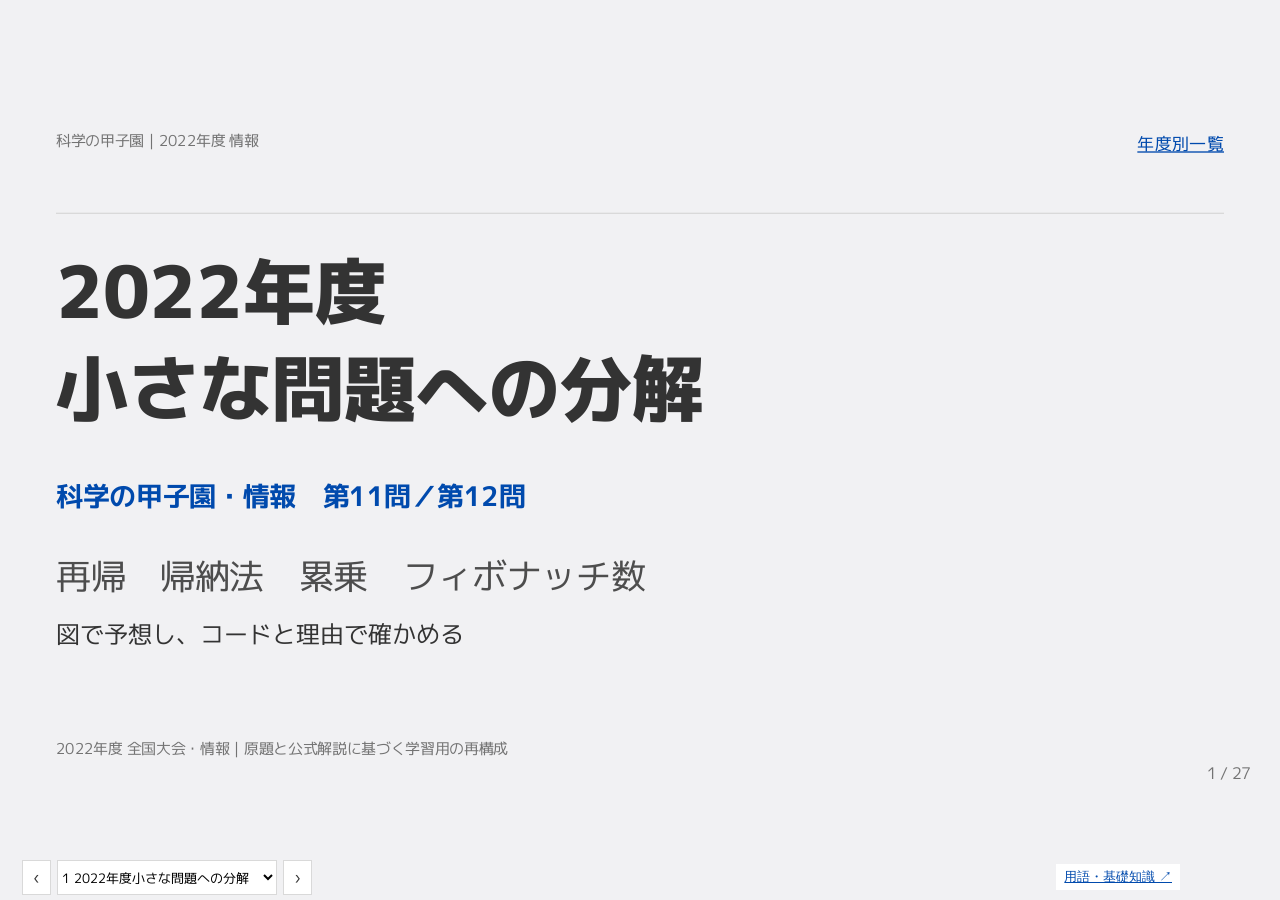
<file: years/2022.html>
<!doctype html><html lang="ja"><head><meta charset="utf-8"><meta name="viewport" content="width=device-width,initial-scale=1"><title>2022年度 科学の甲子園 情報の解説</title><link rel="preconnect" href="https://fonts.googleapis.com"><link rel="preconnect" href="https://fonts.gstatic.com" crossorigin><link href="https://fonts.googleapis.com/css2?family=M+PLUS+1p:wght@400;500;700;800&display=swap" rel="stylesheet"><style>
:root{--bg:#F1F1F3;--surface:#FFFFFF;--ink:#333333;--sub:#4D4D4D;--dim:#737373;--line:#D9D9D9;--accent:#0071BC;--accent-deep:#004AAD;--accent-tint:#CCECFF;--signal:#E53760;--signal-deep:#B51F43;--signal-tint:#FCE7EC;--spark:#FFE100;--growth:#00B050;--ink-surface:#004AAD;--summary-surface:#3F3F3F;--on-dark:#FFFFFF;--accent-on-dark:#FFE100;--line-on-dark:#7296C6;--code-bg:#000000;--radius:2px;--ff:"M PLUS 1p","メイリオ","Meiryo","Hiragino Sans","Yu Gothic",sans-serif;--ff-en:"M PLUS 1p",Arial,sans-serif}
*{box-sizing:border-box}html,body{margin:0;background:var(--bg);overflow:hidden}a{color:var(--accent-deep)}.s{position:absolute;top:50%;left:50%;width:960px;height:540px;transform:translate(-50%,-50%) scale(var(--k,1));transform-origin:center;background:var(--bg);color:var(--ink);font-family:var(--ff);visibility:hidden;opacity:0;padding:30px 42px 54px;display:flex;flex-direction:column}.s.active{visibility:visible;opacity:1}.ki{font-size:11px;color:var(--dim);margin:0 0 5px}h1{font-size:54px;line-height:1.35;font-weight:800;margin:40px 0 16px}h2{font-size:28px;font-weight:700;margin:0;padding-bottom:10px;border-bottom:1px solid var(--line);line-height:1.35}h3{font-size:20px;margin:10px 0}p{font-size:18px;line-height:1.65;margin:14px 0} .lead{font-size:20px;font-weight:700;margin:15px 0 18px;color:var(--accent-deep)}.body{flex:1;min-height:0}.pn{position:absolute;bottom:18px;right:22px;font-size:12px;color:var(--dim)}.source{position:absolute;bottom:42px;left:42px;max-width:750px;font-size:11px;color:var(--dim);line-height:1.4}.duo{display:grid;grid-template-columns:1fr 1fr;gap:30px;align-items:start}.flow{display:flex;gap:12px;align-items:center;margin:12px 0 20px}.node{flex:1;padding:16px 12px;background:var(--surface);border:1px solid var(--line);text-align:center;font-size:18px;line-height:1.6}.arrow{font-size:28px;color:var(--accent-deep);flex:0 0 auto}.ask{background:var(--spark);padding:12px 16px;font-size:18px;font-weight:700;margin-top:20px}.big{font-size:32px;font-weight:700;line-height:1.6;color:var(--accent-deep);margin:15px 0}.center{text-align:center}.array{margin:8px 0 18px}.arraylabel{font-size:16px;margin-bottom:9px}.cells{display:flex;gap:0}.cells>div{flex:1;text-align:center}.cells small{font-size:14px;display:block;color:var(--sub);height:22px}.cells b{display:block;border:1px solid var(--accent);background:var(--surface);padding:9px;font-size:23px}.codebox{background:var(--code-bg);color:var(--on-dark);border-radius:var(--radius);padding:14px 10px;font-size:16px;line-height:1.65;overflow:hidden}.codeline{display:flex;white-space:pre}.codeline i{color:var(--line);font-style:normal;text-align:right;width:26px;margin-right:13px;flex-shrink:0;user-select:none}.codeline code{font-family:Menlo,Consolas,monospace;font-size:16px}.body:has(.codebox)>.duo{grid-template-columns:515px 1fr;gap:26px}.body:has(.codebox) p{font-size:17px;margin:0 0 18px}.run{display:block;text-decoration:none;background:var(--accent-deep);color:var(--on-dark);padding:12px 16px;font-weight:700;font-size:18px;text-align:center}.copy{display:block;width:100%;margin:8px 0 18px;padding:7px;background:var(--surface);border:1px solid var(--line);font:16px var(--ff);cursor:pointer}.status{font-size:14px;color:var(--sub)}.stacks{display:flex;align-items:center;gap:12px;height:220px}.stackwrap{flex:1;text-align:center}.stack{height:158px;display:flex;flex-direction:column;justify-content:flex-end;gap:4px;padding:0 8px 5px;border-bottom:3px solid var(--accent)}.stack>div{padding:6px;background:var(--accent-tint);border:1px solid var(--accent);font-size:23px}.stackwrap p{font-size:16px;margin:8px 0}.folder{border:2px solid var(--accent);padding:24px;font-size:22px;min-height:155px;background:var(--surface)}.blank{border:1px dashed var(--sub);padding:9px;font-size:20px}.ring{height:290px;width:320px;position:relative;margin:auto}.orbit{position:absolute;left:30px;top:25px;width:230px;height:230px;border:3px solid var(--line);border-radius:50%}.ring>b{position:absolute;transform:translate(-50%,-50%);width:36px;height:36px;text-align:center;line-height:32px;background:var(--surface);border:2px solid var(--accent);border-radius:50%;font-size:20px}.ring>span{position:absolute;top:105px;left:104px;text-align:center;font-size:22px}.towerpanel{flex:1;text-align:center}.towers{display:flex;height:153px;gap:6px}.peg{position:relative;flex:1;border-bottom:3px solid var(--accent);height:125px}.rod{width:4px;height:105px;background:var(--line);position:absolute;bottom:0;left:50%}.disks{position:absolute;bottom:0;left:0;right:0;display:flex;flex-direction:column;align-items:center;gap:3px}.disks>div{height:25px;background:var(--accent-tint);border:1px solid var(--accent);font-size:16px}.peg>b{position:absolute;top:130px;left:44%;font-size:17px}.towerpanel p{font-size:16px}.calltree>div{padding:10px 18px;background:var(--surface);font-size:19px;border:1px solid var(--line);margin:6px 0}.calltree .indent{margin-left:65px;background:var(--accent-tint)}.formula{font-size:27px;line-height:1.8;margin:35px 0}.bars{margin:12px 0 20px}.barrow{display:flex;align-items:center;gap:12px;margin:12px 0;height:42px}.barrow>b{width:68px;flex-shrink:0;font-size:18px}.jobs{display:flex;height:40px;min-width:15px;border-bottom:1px solid var(--line)}.jobs span{display:flex;align-items:center;justify-content:center;border:1px solid var(--accent);background:var(--accent-tint);font-size:21px}.barrow em{font-size:16px;font-style:normal}.jobinput{display:flex;gap:12px}.jobinput span{border:1px solid var(--accent);padding:7px 25px;font-size:20px;background:var(--surface)}.years>div{display:grid;grid-template-columns:110px 1fr 1fr;gap:20px;align-items:center;border-bottom:1px solid var(--line);padding:13px 0;font-size:18px}.years b{font-size:28px;color:var(--accent-deep)}.weeks{display:flex;gap:0;margin:20px 0}.weeks>div{flex:1;padding:18px 15px;border:1px solid var(--line);background:var(--surface);min-height:190px}.weeks b{display:block;font-size:30px;color:var(--accent-deep)}.weeks strong{display:block;font-size:19px;margin:16px 0}.weeks span{font-size:17px}.ticket{border:1px dashed var(--sub);padding:12px 22px;background:var(--surface)}.coverwords{font-size:26px;color:var(--sub);margin:10px 0}.cover .lead{font-size:22px}.cover h1{margin-top:24px}.cover .ki{margin-top:0}.nav{position:fixed;bottom:5px;left:42px;display:flex;gap:6px;z-index:100}.nav button{font:18px var(--ff);border:1px solid var(--line);background:var(--surface);color:var(--ink);padding:3px 10px;cursor:pointer}.nav select{max-width:220px;border:1px solid var(--line);background:var(--surface);font:13px var(--ff)}button:focus-visible,a:focus-visible{outline:3px solid var(--accent)}@media print{html,body{overflow:visible}.s{position:relative;top:0;left:0;transform:none;visibility:visible;opacity:1;break-after:page}.nav{display:none}}

.s{padding-bottom:65px}.source{bottom:38px;max-width:770px}.body p{margin:12px 0;line-height:1.55}.lead{font-size:20px;margin:12px 0 16px}.body .flow{margin:8px 0 14px}.body .node{padding:12px 10px}.body .stacks{height:170px}.body .stack{height:125px}.body .stack>div{font-size:20px;padding:4px}.body .stackwrap p{font-size:15px}.body .towers{height:125px}.body .peg{height:100px}.body .peg>b{top:105px}.body .towerpanel p{font-size:15px}.body .ask{margin-top:14px}.body .codebox{font-size:16px;line-height:1.4;padding:12px 10px}.body:has(.codebox)>.duo{grid-template-columns:530px 1fr;gap:25px}.body:has(.codebox) p{font-size:16px;line-height:1.6}.body .codeline code{font-size:16px}.toplink{position:absolute;top:31px;right:42px;font-size:13px}.eq{font-size:29px;font-weight:700;text-align:center;color:var(--accent-deep);margin:14px 0;line-height:1.65}.reason{display:flex;gap:18px;align-items:center;margin:14px 0}.reason b{font-size:34px;color:var(--accent-deep);width:45px;flex-shrink:0}.reason span{font-size:19px;line-height:1.5}.table{border-collapse:collapse;width:100%;font-size:18px;margin:10px 0}.table td,.table th{border:1px solid var(--line);padding:9px 12px;text-align:center}.table th{background:var(--accent-tint)}.table td{background:var(--surface)}.compact td,.compact th{padding:6px 9px;font-size:16px}.body .cells b{padding:6px;font-size:20px}.body .arraylabel{font-size:16px}.body .array{margin:8px 0 14px}.state{display:grid;grid-template-columns:42px 1fr 1fr;gap:14px;align-items:center;margin:9px 0;font-size:17px}.state>div{padding:10px;background:var(--surface);border:1px solid var(--line);line-height:1.5}.state>b{font-size:24px;color:var(--accent-deep)}.badge{display:inline-block;padding:4px 12px;background:var(--spark);font-size:16px}.proofbar{height:60px;display:flex;margin:18px 0;align-items:stretch}.proofbar>span{display:flex;align-items:center;justify-content:center;background:var(--accent-tint);border:1px solid var(--accent);font-size:21px}.numberline{display:flex;margin:20px 0}.numberline>div{padding:18px 9px;border:1px solid var(--line);background:var(--surface);text-align:center;font-size:18px;flex:1}.minipairs{display:flex;gap:10px;align-items:center;font-size:24px;margin:20px 0}.minipairs span{background:var(--surface);border:1px solid var(--line);padding:18px;flex:1;text-align:center}.s.dark{background:var(--ink-surface);color:var(--on-dark)}.s.dark h1,.s.dark .lead,.s.dark .ki,.s.dark .pn{color:var(--on-dark)}.s.dark .toplink,.s.dark .source{color:var(--on-dark)}.s.dark .coverwords{color:var(--accent-on-dark)}.s.coverG h1{border-top:1px solid var(--line);padding-top:22px}.dotband{display:flex;gap:15px;margin:20px 0}.dotband i{width:14px;height:14px;border-radius:50%;background:var(--accent-tint)}.s.coverH .dotband i{background:var(--accent)}.learning{display:flex;gap:16px;margin:16px 0}.learning>div{flex:1;border:1px solid var(--line);background:var(--surface);padding:16px;font-size:18px}.learning b{display:block;font-size:22px;margin-bottom:12px}.learning small{display:block;font-size:16px;line-height:1.6}.body .ring{height:265px}.body .barrow{height:34px;margin:10px 0}.body .jobs{height:32px}.body .jobs span{font-size:18px}.body .barrow>b{font-size:16px;width:65px}.body .barrow em{font-size:16px}.nav{left:22px}.copy{font-size:15px}.caption{font-size:14px;color:var(--sub)}
.basics-help{position:fixed;right:100px;bottom:10px;font:13px Meiryo,sans-serif;color:var(--accent-deep);background:var(--surface);padding:4px 8px;z-index:101}@media(max-width:700px){.basics-help{bottom:48px;right:12px}}@media print{.basics-help{display:none}}
/* Embedded preparation pages: styles do not affect existing lesson pages. */
.s.prep .lead{margin:12px 0 16px;font-size:20px}.prep-grid{display:grid;grid-template-columns:1fr 1fr;gap:30px;align-items:start}.s.prep .prep-grid p{font-size:18px;line-height:1.65;margin:0 0 14px}.s.prep .prep-grid b{font-weight:700}.prep-flow{display:flex;gap:10px;align-items:center;margin:10px 0 16px}.prep-flow>div{flex:1;background:var(--accent-tint);border:1px solid var(--accent);padding:14px 8px;text-align:center;font-size:17px;line-height:1.6}.prep-arrow{font-size:23px;color:var(--accent-deep)}.prep-array{display:flex;margin:10px 0 20px}.prep-array>div{flex:1;text-align:center}.prep-array small{font-size:14px;display:block;margin-bottom:5px}.prep-array b{display:block;border:1px solid var(--accent);background:var(--surface);font-size:22px;padding:7px}.prep-tip{margin-top:16px;padding:12px 16px;background:var(--spark);font-size:18px;line-height:1.6}.prep-stacks{display:flex;align-items:center;gap:14px;margin:8px 0 20px}.prep-stacks>span{font-size:16px;text-align:center;color:var(--accent-deep)}.prep-pile{flex:1;display:flex;flex-direction:column;justify-content:flex-end;height:135px;border-bottom:3px solid var(--accent);gap:4px;padding-bottom:4px}.prep-pile b{background:var(--accent-tint);border:1px solid var(--accent);text-align:center;font-size:24px;padding:5px}.prep-table{width:100%;border-collapse:collapse;font-size:16px;margin:10px 0 20px}.prep-table th,.prep-table td{border:1px solid var(--line);padding:10px;text-align:center}.prep-table th{background:var(--accent-tint)}.prep-table td{background:var(--surface)}.prep-calls{font-size:16px;line-height:1.6;background:var(--surface);padding:12px}.prep-calls div>div{border-left:2px solid var(--accent);margin:10px 0 10px 14px;padding-left:12px}.prep-circle{text-align:center;background:var(--surface);border:2px solid var(--accent);border-radius:42px;padding:12px;font-size:19px;margin:8px 0 12px}.prep-circle b,.prep-circle span,.prep-circle em{display:block;font-style:normal}.prep-circle em{font-size:15px}.prep-lanes{margin:15px 0 20px}.prep-lanes>div{display:flex;gap:16px;align-items:center;margin:9px 0;font-size:18px}.prep-lanes b{display:inline-block;background:var(--accent-tint);border:1px solid var(--accent);padding:5px 10px;text-align:center}.prep-back{position:absolute;right:42px;top:58px;font-size:12px;color:var(--accent-deep)}
</style><link rel="stylesheet" href="../assets/steps.css"></head><body><!-- kit:slide-zukai-kit v1.1 theme:F use:internal style:visual viz:high --><div class="s coverG active" data-route="slide-1" data-title="2022年度小さな問題への分解"><div class="ki">科学の甲子園｜2022年度 情報　</div><a class="toplink" href="index.html">年度別一覧</a><h1>2022年度<br>小さな問題への分解</h1><div class="lead">科学の甲子園・情報　第11問／第12問</div><div class="body"><div class="coverwords">再帰　帰納法　累乗　フィボナッチ数</div><p>図で予想し、コードと理由で確かめる</p></div><div class="source">2022年度 全国大会・情報｜原題と公式解説に基づく学習用の再構成</div><div class="pn">1 / 27</div></div>
<div class="s " data-route="slide-2" data-title="この年度の攻略方針"><div class="ki">科学の甲子園｜2022年度 情報　全体</div><a class="toplink" href="index.html">年度別一覧</a><h2>この年度の攻略方針</h2><div class="lead">小さくして解き、同じ仕組みを大きな問題へ使う</div><div class="body"><div class="flow"><div class="node">塔を移す<br>小さい塔に分ける</div><span class="arrow">→</span><div class="node">累乗を求める<br>指数を半分に</div><span class="arrow">→</span><div class="node">数列を求める<br>累乗の方法を転用</div></div><div class="ask">学ぶ順：2枚の塔 → 回数の式 → 偶奇と2進数 → 数の組</div></div><div class="source">2022年度 全国大会・情報｜原題と公式解説に基づく学習用の再構成</div><div class="pn">2 / 27</div></div>
<div class="s prep" data-route="prep-3" data-title="問題の準備｜再帰と小さい仕事"><div class="ki">問題に取り組む前に｜用語と考え方</div><a class="toplink" style="position:absolute;right:42px;top:31px;font-size:13px" href="../index.html">トップページへ</a><h2>問題の準備｜再帰と小さい仕事</h2><div class="lead">大きい仕事の途中で、小さい同じ仕事を頼む</div><div class="body"><div data-step-demo="recursion"></div></div><div class="source">動作例は1枚で停止｜原題のコードは0枚で停止（次の解説で確認）</div><div class="pn">3 / 27</div></div>
<div class="s " data-route="slide-3" data-title="第11問｜塔を移す問題"><div class="ki">科学の甲子園｜2022年度 情報　11 問1–3</div><a class="toplink" href="index.html">年度別一覧</a><h2>第11問｜塔を移す問題</h2><div class="lead">Aの円盤を、Bへすべて移したい</div><a class="prep-back" href="#prep-3">← 用語と考え方を確認</a><div class="body"><div class="flow"><div class="towerpanel"><div class="towers"><div class="peg"><div class="rod"></div><div class="disks"><div style="width:38px">1</div><div style="width:56px">2</div><div style="width:74px">3</div></div><b>A</b></div><div class="peg"><div class="rod"></div><div class="disks"></div><b>B</b></div><div class="peg"><div class="rod"></div><div class="disks"></div><b>C</b></div></div><p>開始</p></div><span class="arrow">→</span><div class="towerpanel"><div class="towers"><div class="peg"><div class="rod"></div><div class="disks"></div><b>A</b></div><div class="peg"><div class="rod"></div><div class="disks"><div style="width:38px">1</div><div style="width:56px">2</div><div style="width:74px">3</div></div><b>B</b></div><div class="peg"><div class="rod"></div><div class="disks"></div><b>C</b></div></div><p>目標</p></div></div><p>1回に上の1枚だけを移します。大きい円盤を小さい円盤の上には置けません。</p><div class="ask">一番大きい円盤を動かすには、上の円盤をどうする？</div></div><div class="source">2022年度 第11 問1–3｜問題 p.50–55／公式解説 p.60–66</div><div class="pn">4 / 27</div></div>
<div class="s " data-route="slide-4" data-title="前提知識｜再帰と引数"><div class="ki">科学の甲子園｜2022年度 情報　11 問1–2</div><a class="toplink" href="index.html">年度別一覧</a><h2>前提知識｜再帰と引数</h2><div class="lead">関数の引数は、その仕事の条件を渡す情報</div><div class="body"><div class="eq">Hanoi(n, 出発, 到着, 予備)</div><div class="flow"><div class="node">n = 0 の場合<br>何もせずreturn</div><div class="node">n > 0 の場合<br>小さい仕事 → 続き → return</div></div><p>原題はn = 0で止まります。毎回nが1減るので、必ず停止条件に届きます。</p></div><div class="source">2022年度 第11 問1–2｜問題 p.50–55／公式解説 p.60–66</div><div class="pn">5 / 27</div></div>
<div class="s " data-route="slide-5" data-title="問1｜3枚の仕事の分け方"><div class="ki">科学の甲子園｜2022年度 情報　11 問1</div><a class="toplink" href="index.html">年度別一覧</a><h2>問1｜3枚の仕事の分け方</h2><div class="lead">最大の1枚を動かす前後に、2枚の仕事を置く</div><div class="body"><div class="flow"><div class="towerpanel"><div class="towers"><div class="peg"><div class="rod"></div><div class="disks"><div style="width:74px">3</div></div><b>A</b></div><div class="peg"><div class="rod"></div><div class="disks"></div><b>B</b></div><div class="peg"><div class="rod"></div><div class="disks"><div style="width:38px">1</div><div style="width:56px">2</div></div><b>C</b></div></div><p>① 上の2枚 A→C</p></div><span class="arrow">→</span><div class="towerpanel"><div class="towers"><div class="peg"><div class="rod"></div><div class="disks"></div><b>A</b></div><div class="peg"><div class="rod"></div><div class="disks"><div style="width:74px">3</div></div><b>B</b></div><div class="peg"><div class="rod"></div><div class="disks"><div style="width:38px">1</div><div style="width:56px">2</div></div><b>C</b></div></div><p>② 最大 A→B</p></div><span class="arrow">→</span><div class="towerpanel"><div class="towers"><div class="peg"><div class="rod"></div><div class="disks"></div><b>A</b></div><div class="peg"><div class="rod"></div><div class="disks"><div style="width:38px">1</div><div style="width:56px">2</div><div style="width:74px">3</div></div><b>B</b></div><div class="peg"><div class="rod"></div><div class="disks"></div><b>C</b></div></div><p>③ 上の2枚 C→B</p></div></div><p>出発・到着・予備の役割が入れ替わります。棒の名前を固定して覚えないこと。</p></div><div class="source">2022年度 第11 問1｜問題 p.50–55／公式解説 p.60–66</div><div class="pn">6 / 27</div></div>
<div class="s " data-route="slide-6" data-title="問1｜呼び出しを展開した7手"><div class="ki">科学の甲子園｜2022年度 情報　11 問1</div><a class="toplink" href="index.html">年度別一覧</a><h2>問1｜呼び出しを展開した7手</h2><div class="lead">小さい仕事の中身を、順番を保って書き出す</div><div class="body"><table class="table "><tr><th>区間</th><th>実際の移動</th></tr><tr><td>上の2枚 A→C</td><td>A→B　A→C　B→C</td></tr><tr><td>最大の1枚</td><td>A→B</td></tr><tr><td>上の2枚 C→B</td><td>C→A　C→B　A→B</td></tr></table><div class="ask">空欄① B→C ／ ② C→A ／ ③ C→B ／ ④ A→B</div></div><div class="source">2022年度 第11 問1｜問題 p.50–55／公式解説 p.60–66</div><div class="pn">7 / 27</div></div>
<div class="s " data-route="slide-7" data-title="再帰の動きを実行"><div class="ki">科学の甲子園｜2022年度 情報　11 問1</div><a class="toplink" href="index.html">年度別一覧</a><h2>再帰の動きを実行</h2><div class="lead">出力された移動を、紙の円盤で再現</div><div class="body"><div class="duo"><div><div class="codebox"><span class="codeline"><i>1</i><code>def hanoi(n, src, dst, spare):</code></span><span class="codeline"><i>2</i><code>    if n == 0:</code></span><span class="codeline"><i>3</i><code>        return</code></span><span class="codeline"><i>4</i><code>    hanoi(n - 1, src, spare, dst)</code></span><span class="codeline"><i>5</i><code>    print(src, &quot;-&gt;&quot;, dst)</code></span><span class="codeline"><i>6</i><code>    hanoi(n - 1, spare, dst, src)</code></span><span class="codeline"><i>7</i><code></code></span><span class="codeline"><i>8</i><code>hanoi(3, &quot;A&quot;, &quot;B&quot;, &quot;C&quot;)</code></span></div></div><div><p><b>まず2枚で：</b>8行目の3を2に変えて、3手を追います。</p><a class="run" target="_blank" rel="noopener" href="https://itou-daiki.github.io/AICode/index.html#s=[base64]">AICodeで試す ↗</a><button class="copy" data-code="2022-hanoi">コードをコピー</button><p><b>コツ：</b>呼び出した所は消えずに待機。小さい仕事から戻ると、次の行を実行します。</p></div></div></div><div class="source">2022年度 第11 問1｜問題 p.50–55／公式解説 p.60–66</div><div class="pn">8 / 27</div></div>
<div class="s prep" data-route="prep-8" data-title="一般化の準備｜数学的帰納法"><div class="ki">問題に取り組む前に｜用語と考え方</div><a class="toplink" style="position:absolute;right:42px;top:31px;font-size:13px" href="../index.html">トップページへ</a><h2>一般化の準備｜数学的帰納法</h2><div class="lead">最初の1段と、次へ進む仕組みを示す</div><div class="body"><div class="prep-grid"><div><p><b>数学的帰納法</b>は、数が増えても成り立つことを説明する方法です。</p><p>① 最初の場合を確かめる。② kの場合に成り立つと仮定し、k+1の場合も成り立つと示す。2つが必要です。</p></div><div><div class="prep-flow"><div>最初の段<br>成立を確認</div><span class="prep-arrow">→</span><div>k → k+1<br>進み方を証明</div><span class="prep-arrow">→</span><div>何段先も<br>同じ進み方</div></div><p>kは、特定の値に決めない整数。例を数個調べるだけでは一般の証明になりません。</p></div></div><div class="prep-tip"><b>考える順：</b>既にある手順を部品として、次の大きさの手順をどう作るか考える。</div></div><div class="source">理解のための練習例｜次のページの問題に使う準備</div><div class="pn">9 / 27</div></div>
<div class="s " data-route="slide-8" data-title="問2｜回数の式と帰納法"><div class="ki">科学の甲子園｜2022年度 情報　11 問2｜発展</div><a class="toplink" href="index.html">年度別一覧</a><h2>問2｜回数の式と帰納法</h2><div class="lead">n−1枚の結果を使って、n枚の回数を説明</div><a class="prep-back" href="#prep-8">← 用語と考え方を確認</a><div class="body"><div class="flow"><div class="node">上のn−1枚<br>2ⁿ⁻¹−1 回</div><span class="arrow">→</span><div class="node">最大の1枚<br>1 回</div><span class="arrow">→</span><div class="node">上のn−1枚<br>2ⁿ⁻¹−1 回</div></div><div class="eq">(2ⁿ⁻¹−1) + 1 + (2ⁿ⁻¹−1) = 2ⁿ−1</div><p>出発点：n = 0で0回。つながり：n−1枚で成り立つと仮定すると、n枚でも成り立ちます。</p></div><div class="source">2022年度 第11 問2｜発展｜問題 p.50–55／公式解説 p.60–66</div><div class="pn">10 / 27</div></div>
<div class="s " data-route="slide-9" data-title="問3｜これより少なくできない理由"><div class="ki">科学の甲子園｜2022年度 情報　11 問3｜発展</div><a class="toplink" href="index.html">年度別一覧</a><h2>問3｜これより少なくできない理由</h2><div class="lead">手順の回数と、避けられない回数は別々に示す</div><div class="body"><div class="reason"><b>1</b><span>最大円盤を初めて動かす前に、上のn−1枚を別の棒に退避。</span></div><div class="reason"><b>2</b><span>最大円盤を最後にBへ置いた後、上のn−1枚をBへ移す。</span></div><div class="reason"><b>3</b><span>前後で少なくとも各2ⁿ⁻¹−1回。最大円盤の移動も1回以上。</span></div><div class="eq">どんな手順も 2ⁿ−1 回以上 → 実現する手順があるので最小</div><p>n=0を出発点に、n−1枚の最小回数を帰納法の仮定として使います。</p></div><div class="source">2022年度 第11 問3｜発展｜問題 p.50–55／公式解説 p.60–66</div><div class="pn">11 / 27</div></div>
<div class="s prep" data-route="prep-10" data-title="4本の塔の準備｜退避と使える棒"><div class="ki">問題に取り組む前に｜用語と考え方</div><a class="toplink" style="position:absolute;right:42px;top:31px;font-size:13px" href="../index.html">トップページへ</a><h2>4本の塔の準備｜退避と使える棒</h2><div class="lead">円盤を置いた棒は、大きい円盤の置き場に使えない</div><div class="body"><div class="prep-grid"><div><p><b>退避</b>は、邪魔になる小さい円盤を一時的に別の棒へ移すことです。</p><p>小さい円盤を載せた棒には、大きい円盤を置けません。4本の棒があっても、退避中に使える棒は3本になります。</p></div><div><div class="prep-flow"><div>上の小さい円盤<br>1本へ退避</div><span class="prep-arrow">→</span><div>残りの大きい円盤<br>空いた3本で移動</div><span class="prep-arrow">→</span><div>小さい円盤を<br>目標へ重ねる</div></div></div></div><div class="prep-tip"><b>考える順：</b>今使える棒を図に印す。円盤を何枚退避するかで、全体の手数が変わる。</div></div><div class="source">理解のための練習例｜次のページの問題に使う準備</div><div class="pn">12 / 27</div></div>
<div class="s " data-route="slide-10" data-title="問4｜棒が4本なら何が変わるか"><div class="ki">科学の甲子園｜2022年度 情報　11 問4</div><a class="toplink" href="index.html">年度別一覧</a><h2>問4｜棒が4本なら何が変わるか</h2><div class="lead">3枚の上2枚を、別々の棒に避難できる</div><a class="prep-back" href="#prep-10">← 用語と考え方を確認</a><div class="body"><div class="flow"><div class="node">A→C<br>小1</div><span class="arrow">→</span><div class="node">A→D<br>中2</div><span class="arrow">→</span><div class="node">A→B<br>大3</div><span class="arrow">→</span><div class="node">D→B<br>中2</div><span class="arrow">→</span><div class="node">C→B<br>小1</div></div><p>3本のときの7回が、4本なら5回で済みます。CとDに置けば、大きい円盤への道が空きます。</p><div class="ask">条件が変わったら、前の「最小回数」をそのまま使わない</div></div><div class="source">2022年度 第11 問4｜問題 p.50–55／公式解説 p.60–66</div><div class="pn">13 / 27</div></div>
<div class="s " data-route="slide-11" data-title="問5｜4本と3本の手順の使い分け"><div class="ki">科学の甲子園｜2022年度 情報　11 問5</div><a class="toplink" href="index.html">年度別一覧</a><h2>問5｜4本と3本の手順の使い分け</h2><div class="lead">上のt枚を退避した棒は、残りの移動には使えない</div><div class="body"><div class="flow"><div class="node">Tsukuba(t,i,k,j,l)<br>上のt枚をkへ</div><span class="arrow">→</span><div class="node">Hanoi(n−t,i,j,l)<br>残りを3本でjへ</div><span class="arrow">→</span><div class="node">Tsukuba(t,k,j,i,l)<br>上のt枚をjへ</div></div><p>t = ⌊n/2⌋。kには小さい円盤が載っているので、大きい円盤の移動の予備はlです。</p><div class="ask">空欄⑦ l ／ ⑧ t ／ ⑨ k ／ ⑩ j ／ ⑪ i</div></div><div class="source">2022年度 第11 問5｜問題 p.50–55／公式解説 p.60–66</div><div class="pn">14 / 27</div></div>
<div class="s " data-route="slide-12" data-title="問6・7｜半分に分ける手順の限界"><div class="ki">科学の甲子園｜2022年度 情報　11 問6–7</div><a class="toplink" href="index.html">年度別一覧</a><h2>問6・7｜半分に分ける手順の限界</h2><div class="lead">9枚のとき、49回より少ない分け方がある</div><div class="body"><div class="duo"><div><div class="eq">t = 4<br>9 + 31 + 9 = 49回</div><p>原題の手順：F(4)=9、残り5枚は31回。</p></div><div><div class="eq">t = 5<br>13 + 15 + 13 = 41回</div><p>上5枚を退避し、残り4枚を3本で移します。</p></div></div><div class="ask">41回の手順を示せば「49回より少ない」は証明できる。最小とは未証明。</div></div><div class="source">2022年度 第11 問6–7｜問題 p.50–55／公式解説 p.60–66</div><div class="pn">15 / 27</div></div>
<div class="s " data-route="slide-13" data-title="回数を小さいnから積み上げる"><div class="ki">科学の甲子園｜2022年度 情報　11 問6–7</div><a class="toplink" href="index.html">年度別一覧</a><h2>回数を小さいnから積み上げる</h2><div class="lead">t = ⌊n/2⌋ として F(n) = 2F(t) + 2^(n−t) − 1</div><div class="body"><div class="duo"><div><div class="codebox"><span class="codeline"><i>1</i><code>def F(n):</code></span><span class="codeline"><i>2</i><code>    if n == 0:</code></span><span class="codeline"><i>3</i><code>        return 0</code></span><span class="codeline"><i>4</i><code>    t = n // 2</code></span><span class="codeline"><i>5</i><code>    return 2 * F(t) + 2 ** (n - t) - 1</code></span><span class="codeline"><i>6</i><code></code></span><span class="codeline"><i>7</i><code>print([F(n) for n in range(10)])</code></span><span class="codeline"><i>8</i><code>print(&quot;別の分割&quot;, 2 * F(5) + 2 ** 4 - 1)</code></span></div></div><div><p><b>出力：</b>0, 1, 3, 5, 9, 13, 17, 25, 33, 49。</p><a class="run" target="_blank" rel="noopener" href="https://itou-daiki.github.io/AICode/index.html#s=[base64]">AICodeで試す ↗</a><button class="copy" data-code="2022-tsukuba">コードをコピー</button><p><b>考え方：</b>手順の構造を回数の式へ翻訳。//は整数の商、**は累乗です。</p></div></div></div><div class="source">2022年度 第11 問6–7｜問題 p.50–55／公式解説 p.60–66</div><div class="pn">16 / 27</div></div>
<div class="s prep" data-route="prep-14" data-title="問題の準備｜累乗・指数・偶奇"><div class="ki">問題に取り組む前に｜用語と考え方</div><a class="toplink" style="position:absolute;right:42px;top:31px;font-size:13px" href="../index.html">トップページへ</a><h2>問題の準備｜累乗・指数・偶奇</h2><div class="lead">同じ数のかけ算を、まとまりで考える</div><div class="body"><div data-step-demo="power"></div></div><div class="source">理解のための練習例｜次のページの問題に使う準備</div><div class="pn">17 / 27</div></div>
<div class="s " data-route="slide-14" data-title="第12問｜累乗の回数を減らす"><div class="ki">科学の甲子園｜2022年度 情報　12 問1</div><a class="toplink" href="index.html">年度別一覧</a><h2>第12問｜累乗の回数を減らす</h2><div class="lead">xⁿを求める繰り返しは、指数をどう減らすかで変わる</div><a class="prep-back" href="#prep-14">← 用語と考え方を確認</a><div class="body"><div class="duo"><div><div class="flow"><div class="node">n</div><span class="arrow">→</span><div class="node">n−1</div><span class="arrow">→</span><div class="node">…</div><span class="arrow">→</span><div class="node">0</div></div></div><div><div class="flow"><div class="node">偶数n</div><span class="arrow">→</span><div class="node">n/2</div><span class="arrow">→</span><div class="node">…</div><span class="arrow">→</span><div class="node">0</div></div></div></div><p>方法1は毎回1を引きます。方法2は奇数なら1を引き、偶数ならxを二乗してnを半分にします。</p><div class="ask">n = 50を、答えの大きさではなく「何回で0になるか」で追う</div></div><div class="source">2022年度 第12 問1｜問題 p.50–55／公式解説 p.60–66</div><div class="pn">18 / 27</div></div>
<div class="s " data-route="slide-15" data-title="前提知識｜2進数とビット"><div class="ki">科学の甲子園｜2022年度 情報　12 問1(3)</div><a class="toplink" href="index.html">年度別一覧</a><h2>前提知識｜2進数とビット</h2><div class="lead">1を引く操作と、半分にする操作を2進数で見る</div><div class="body"><div class="flow"><div class="node">50 = 110010₂</div><span class="arrow">→</span><div class="node">25 = 11001₂</div><span class="arrow">→</span><div class="node">24 = 11000₂</div><span class="arrow">→</span><div class="node">12 = 1100₂</div></div><p>偶数を2で割ると、末尾の0が1つ消えます。奇数から1を引くと、末尾の1が0になります。</p><div class="eq">110010₂ の桁数は6、1の個数は3</div></div><div class="source">2022年度 第12 問1(3)｜問題 p.50–55／公式解説 p.60–66</div><div class="pn">19 / 27</div></div>
<div class="s " data-route="slide-16" data-title="問1｜繰り返し回数の答え"><div class="ki">科学の甲子園｜2022年度 情報　12 問1</div><a class="toplink" href="index.html">年度別一覧</a><h2>問1｜繰り返し回数の答え</h2><div class="lead">2進数の桁を減らす回数と、1を消す回数を足す</div><div class="body"><table class="table "><tr><th>n</th><th>5</th><th>50</th><th>127</th><th>512</th></tr><tr><td>方法1：g₁(n)</td><td>5</td><td>50</td><td>127</td><td>512</td></tr><tr><td>方法2：g₂(n)</td><td>4</td><td>8</td><td>13</td><td>10</td></tr></table><div class="eq">g₂(n) = ⌊log₂ n⌋ + bc(n)　(n > 0)</div><p>⌊log₂ n⌋は「2進数の桁数−1」。bc(n)は1の個数。n=0は別に0回です。</p></div><div class="source">2022年度 第12 問1｜問題 p.50–55／公式解説 p.60–66</div><div class="pn">20 / 27</div></div>
<div class="s " data-route="slide-17" data-title="累乗の実行と不変な量"><div class="ki">科学の甲子園｜2022年度 情報　12 問1</div><a class="toplink" href="index.html">年度別一覧</a><h2>累乗の実行と不変な量</h2><div class="lead">途中でも result × xⁿ は、元の累乗の値</div><div class="body"><div class="duo"><div><div class="codebox"><span class="codeline"><i>1</i><code>x, n, result, count = 2, 50, 1, 0</code></span><span class="codeline"><i>2</i><code>while n &gt; 0:</code></span><span class="codeline"><i>3</i><code>    if n % 2 == 1:</code></span><span class="codeline"><i>4</i><code>        result *= x</code></span><span class="codeline"><i>5</i><code>        n -= 1</code></span><span class="codeline"><i>6</i><code>    else:</code></span><span class="codeline"><i>7</i><code>        x *= x</code></span><span class="codeline"><i>8</i><code>        n //= 2</code></span><span class="codeline"><i>9</i><code>    count += 1</code></span><span class="codeline"><i>10</i><code>    print(n, count)</code></span><span class="codeline"><i>11</i><code>print(result, count)</code></span></div></div><div><p><b>観察：</b>50→25→24→12→6→3→2→1→0で8回。</p><a class="run" target="_blank" rel="noopener" href="https://itou-daiki.github.io/AICode/index.html#s=[base64]">AICodeで試す ↗</a><button class="copy" data-code="2022-power">コードをコピー</button><p><b>学ぶこと：</b>「何が変わっても保たれるか」を探すと、プログラムの正しさを説明できます。</p></div></div></div><div class="source">2022年度 第12 問1｜問題 p.50–55／公式解説 p.60–66</div><div class="pn">21 / 27</div></div>
<div class="s prep" data-route="prep-18" data-title="数列の準備｜フィボナッチ数と独自の演算"><div class="ki">問題に取り組む前に｜用語と考え方</div><a class="toplink" style="position:absolute;right:42px;top:31px;font-size:13px" href="../index.html">トップページへ</a><h2>数列の準備｜フィボナッチ数と独自の演算</h2><div class="lead">見慣れない記号も、定義どおりに計算</div><div class="body"><div class="prep-grid"><div><p><b>フィボナッチ数</b>は、0と1から始まり、直前の2つを足して作る数列です。</p><p><b>⊗</b>は、この問題で特別に定義する計算の記号です。普通のかけ算と決めつけず、次のページの式に代入します。</p></div><div><div class="prep-array"><div><small>F₀</small><b>0</b></div><div><small>F₁</small><b>1</b></div><div><small>F₂</small><b>1</b></div><div><small>F₃</small><b>2</b></div><div><small>F₄</small><b>3</b></div><div><small>F₅</small><b>5</b></div></div><div class="prep-flow"><div>隣り合う2つ<br>(2, 3)</div><span class="prep-arrow">→</span><div>次の組<br>(3, 2+3) = (3, 5)</div></div></div></div><div class="prep-tip"><b>考える順：</b>数を2つ組にすると、次の数を作る材料を両方覚えられる。まず小さい例で確かめる。</div></div><div class="source">理解のための練習例｜次のページの問題に使う準備</div><div class="pn">22 / 27</div></div>
<div class="s " data-route="slide-18" data-title="第12問 問2｜数列と数の組"><div class="ki">科学の甲子園｜2022年度 情報　12 問2</div><a class="toplink" href="index.html">年度別一覧</a><h2>第12問 問2｜数列と数の組</h2><div class="lead">フィボナッチ数は、直前の2つを足して作る</div><a class="prep-back" href="#prep-18">← 用語と考え方を確認</a><div class="body"><div class="array"><div class="arraylabel">F₀=0、F₁=1、Fₙ₊₂=Fₙ₊₁+Fₙ</div><div class="cells"><div><small>0</small><b>0</b></div><div><small>1</small><b>1</b></div><div><small>2</small><b>1</b></div><div><small>3</small><b>2</b></div><div><small>4</small><b>3</b></div><div><small>5</small><b>5</b></div><div><small>6</small><b>8</b></div><div><small>7</small><b>13</b></div></div></div><div class="eq">(a,b) ⊗ (c,d) = (ac+bd, ad+b(c+d))</div><p>⊗は、この問題専用に定義された計算です。見慣れなくても、式に代入して確かめれば始められます。</p></div><div class="source">2022年度 第12 問2｜問題 p.50–55／公式解説 p.60–66</div><div class="pn">23 / 27</div></div>
<div class="s " data-route="slide-19" data-title="問2(1)(2)｜1段進める演算"><div class="ki">科学の甲子園｜2022年度 情報　12 問2(1)(2)</div><a class="toplink" href="index.html">年度別一覧</a><h2>問2(1)(2)｜1段進める演算</h2><div class="lead">(0,1)を掛けると、数の組が1段先へ進む</div><div class="body"><div class="eq">(a,b) ⊗ (0,1) = (b, a+b)</div><div class="flow"><div class="node">(Fₙ₋₁,Fₙ)</div><span class="arrow">→</span><div class="node">(Fₙ,Fₙ₊₁)</div><span class="arrow">→</span><div class="node">(Fₙ₊₁,Fₙ₊₂)</div></div><table class="table compact"><tr><th>m</th><th>1</th><th>2</th><th>3</th></tr><tr><td>P</td><td>n</td><td>n+1</td><td>n+2</td></tr><tr><td>Q</td><td>n+1</td><td>n+2</td><td>n+3</td></tr></table><p>空欄A=(0,1)。初期値(1,0)は、⊗で相手を変えない「単位」の役割。</p></div><div class="source">2022年度 第12 問2(1)(2)｜問題 p.50–55／公式解説 p.60–66</div><div class="pn">24 / 27</div></div>
<div class="s " data-route="slide-20" data-title="問2(3)｜累乗の構造を転用"><div class="ki">科学の甲子園｜2022年度 情報　12 問2(3)｜発展</div><a class="toplink" href="index.html">年度別一覧</a><h2>問2(3)｜累乗の構造を転用</h2><div class="lead">普通のかけ算を⊗に置き換えて、同じ手順を使う</div><div class="body"><div class="duo"><div><div class="codebox"><span class="codeline"><i>1</i><code>def mul(a, b):</code></span><span class="codeline"><i>2</i><code>    x, y = a</code></span><span class="codeline"><i>3</i><code>    z, w = b</code></span><span class="codeline"><i>4</i><code>    return (x*z + y*w, x*w + y*(z+w))</code></span><span class="codeline"><i>5</i><code>n, r, x = 10, (1, 0), (0, 1)</code></span><span class="codeline"><i>6</i><code>while n &gt; 0:</code></span><span class="codeline"><i>7</i><code>    if n % 2:</code></span><span class="codeline"><i>8</i><code>        r, n = mul(r, x), n - 1</code></span><span class="codeline"><i>9</i><code>    else:</code></span><span class="codeline"><i>10</i><code>        x, n = mul(x, x), n // 2</code></span><span class="codeline"><i>11</i><code>print(r[1])</code></span></div></div><div><p><b>空欄：</b>B=(0,1)、Cはrをr⊗x、Dはxをx⊗xに更新。</p><a class="run" target="_blank" rel="noopener" href="https://itou-daiki.github.io/AICode/index.html#s=[base64]">AICodeで試す ↗</a><button class="copy" data-code="2022-fib">コードをコピー</button><p><b>結果：</b>F₁₀=55。同時代入では、右側を更新前の値で計算します。</p></div></div></div><div class="source">2022年度 第12 問2(3)｜発展｜問題 p.50–55／公式解説 p.60–66</div><div class="pn">25 / 27</div></div>
<div class="s " data-route="slide-21" data-title="解けるようになるための練習"><div class="ki">科学の甲子園｜2022年度 情報　</div><a class="toplink" href="index.html">年度別一覧</a><h2>解けるようになるための練習</h2><div class="lead">用語の暗記から、途中の状態を説明する練習へ</div><div class="body"><div class="learning"><div><b>基礎</b><small>引数・return・偶奇・2進数。2枚の塔とn=5を紙で追う。</small></div><div><b>応用</b><small>3枚の塔を展開し、回数の式を自分で作る。</small></div><div><b>発展</b><small>帰納法の出発点とつながり、⊗の定義を式で説明。</small></div></div><div class="ask">チェック：41回は何を証明し、何をまだ証明していない？</div></div><div class="source">2022年度 全国大会・情報｜原題と公式解説に基づく学習用の再構成</div><div class="pn">26 / 27</div></div>
<div class="s " data-route="slide-22" data-title="原題に戻って確かめる"><div class="ki">科学の甲子園｜2022年度 情報　</div><a class="toplink" href="index.html">年度別一覧</a><h2>原題に戻って確かめる</h2><div class="lead">数字を変えても、理由が使えるかを確認</div><div class="body"><div class="flow"><div class="node">条件を図にする</div><span class="arrow">→</span><div class="node">手順を追う</div><span class="arrow">→</span><div class="node">根拠を書く</div></div><p>本資料は原題・公式解説をもとにした再構成です。コードの実行値には、理解を助ける確認例も含みます。</p><p><a target="_blank" href="https://koushien.jst.go.jp/koushien/pastexam/2022/index.html">2022年度の公式過去問・解説 ↗</a>　｜　<a href="index.html">年度別一覧へ</a></p><p>設問番号は原題に対応。発展の証明は、図の意味を説明してから式へ進みましょう。</p></div><div class="source">2022年度 全国大会・情報｜原題と公式解説に基づく学習用の再構成</div><div class="pn">27 / 27</div></div><a class="basics-help" href="../basics.html" target="_blank" rel="noopener">用語・基礎知識 ↗</a><nav class="nav" aria-label="スライド移動"><button id="prev" aria-label="前へ">‹</button><select id="index" aria-label="スライド選択"></select><button id="next" aria-label="次へ">›</button></nav><script>const codes={"2022-hanoi": "def hanoi(n, src, dst, spare):\n    if n == 0:\n        return\n    hanoi(n - 1, src, spare, dst)\n    print(src, \"->\", dst)\n    hanoi(n - 1, spare, dst, src)\n\nhanoi(3, \"A\", \"B\", \"C\")\n", "2022-tsukuba": "def F(n):\n    if n == 0:\n        return 0\n    t = n // 2\n    return 2 * F(t) + 2 ** (n - t) - 1\n\nprint([F(n) for n in range(10)])\nprint(\"別の分割\", 2 * F(5) + 2 ** 4 - 1)\n", "2022-power": "x, n, result, count = 2, 50, 1, 0\nwhile n > 0:\n    if n % 2 == 1:\n        result *= x\n        n -= 1\n    else:\n        x *= x\n        n //= 2\n    count += 1\n    print(n, count)\nprint(result, count)\n", "2022-fib": "def mul(a, b):\n    x, y = a\n    z, w = b\n    return (x*z + y*w, x*w + y*(z+w))\nn, r, x = 10, (1, 0), (0, 1)\nwhile n > 0:\n    if n % 2:\n        r, n = mul(r, x), n - 1\n    else:\n        x, n = mul(x, x), n // 2\nprint(r[1])\n"};function fit(){document.documentElement.style.setProperty('--k',Math.min(innerWidth/960,innerHeight/540))}addEventListener('resize',fit);fit();let i=0;const slides=[...document.querySelectorAll('.s')],sel=document.querySelector('#index');slides.forEach((s,n)=>{let o=document.createElement('option');o.value=n;o.textContent=(n+1)+' '+s.dataset.title;sel.append(o)});function show(n){i=Math.max(0,Math.min(slides.length-1,n));slides.forEach((s,j)=>s.classList.toggle('active',j===i));sel.value=i;history.replaceState(null,'','#'+slides[i].dataset.route)}document.querySelector('#prev').onclick=()=>show(i-1);document.querySelector('#next').onclick=()=>show(i+1);sel.onchange=()=>show(+sel.value);addEventListener('keydown',e=>{if(['INPUT','TEXTAREA','SELECT','BUTTON','A'].includes(e.target.tagName))return;if(['ArrowRight','PageDown',' '].includes(e.key)){e.preventDefault();show(i+1)}if(['ArrowLeft','PageUp'].includes(e.key)){e.preventDefault();show(i-1)}});document.querySelectorAll('.copy').forEach(b=>b.onclick=async()=>{try{await navigator.clipboard.writeText(codes[b.dataset.code]);b.textContent='コピーしました'}catch(e){const t=document.createElement('textarea');t.value=codes[b.dataset.code];document.body.append(t);t.select();const ok=document.execCommand('copy');t.remove();b.textContent=ok?'コピーしました':'コピーできませんでした'}});function openRoute(){let route=location.hash.slice(1)||'slide-1';let n=slides.findIndex(s=>s.dataset.route===route);show(n<0?0:n)}addEventListener('hashchange',openRoute);openRoute();</script><script src="../assets/steps.js"></script></body></html>
</file>
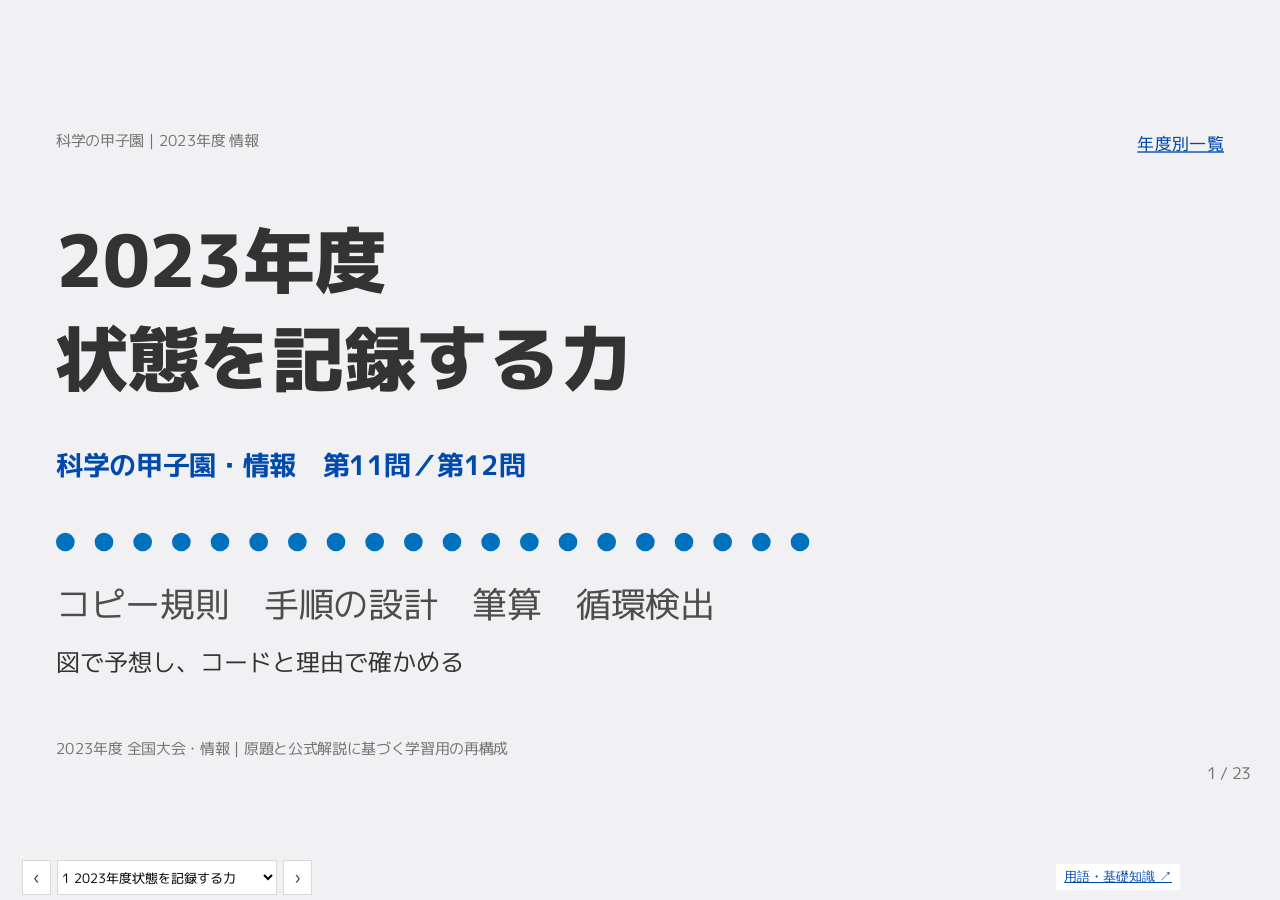
<file: years/2023.html>
<!doctype html><html lang="ja"><head><meta charset="utf-8"><meta name="viewport" content="width=device-width,initial-scale=1"><title>2023年度 科学の甲子園 情報の解説</title><link rel="preconnect" href="https://fonts.googleapis.com"><link rel="preconnect" href="https://fonts.gstatic.com" crossorigin><link href="https://fonts.googleapis.com/css2?family=M+PLUS+1p:wght@400;500;700;800&display=swap" rel="stylesheet"><style>
:root{--bg:#F1F1F3;--surface:#FFFFFF;--ink:#333333;--sub:#4D4D4D;--dim:#737373;--line:#D9D9D9;--accent:#0071BC;--accent-deep:#004AAD;--accent-tint:#CCECFF;--signal:#E53760;--signal-deep:#B51F43;--signal-tint:#FCE7EC;--spark:#FFE100;--growth:#00B050;--ink-surface:#004AAD;--summary-surface:#3F3F3F;--on-dark:#FFFFFF;--accent-on-dark:#FFE100;--line-on-dark:#7296C6;--code-bg:#000000;--radius:2px;--ff:"M PLUS 1p","メイリオ","Meiryo","Hiragino Sans","Yu Gothic",sans-serif;--ff-en:"M PLUS 1p",Arial,sans-serif}
*{box-sizing:border-box}html,body{margin:0;background:var(--bg);overflow:hidden}a{color:var(--accent-deep)}.s{position:absolute;top:50%;left:50%;width:960px;height:540px;transform:translate(-50%,-50%) scale(var(--k,1));transform-origin:center;background:var(--bg);color:var(--ink);font-family:var(--ff);visibility:hidden;opacity:0;padding:30px 42px 54px;display:flex;flex-direction:column}.s.active{visibility:visible;opacity:1}.ki{font-size:11px;color:var(--dim);margin:0 0 5px}h1{font-size:54px;line-height:1.35;font-weight:800;margin:40px 0 16px}h2{font-size:28px;font-weight:700;margin:0;padding-bottom:10px;border-bottom:1px solid var(--line);line-height:1.35}h3{font-size:20px;margin:10px 0}p{font-size:18px;line-height:1.65;margin:14px 0} .lead{font-size:20px;font-weight:700;margin:15px 0 18px;color:var(--accent-deep)}.body{flex:1;min-height:0}.pn{position:absolute;bottom:18px;right:22px;font-size:12px;color:var(--dim)}.source{position:absolute;bottom:42px;left:42px;max-width:750px;font-size:11px;color:var(--dim);line-height:1.4}.duo{display:grid;grid-template-columns:1fr 1fr;gap:30px;align-items:start}.flow{display:flex;gap:12px;align-items:center;margin:12px 0 20px}.node{flex:1;padding:16px 12px;background:var(--surface);border:1px solid var(--line);text-align:center;font-size:18px;line-height:1.6}.arrow{font-size:28px;color:var(--accent-deep);flex:0 0 auto}.ask{background:var(--spark);padding:12px 16px;font-size:18px;font-weight:700;margin-top:20px}.big{font-size:32px;font-weight:700;line-height:1.6;color:var(--accent-deep);margin:15px 0}.center{text-align:center}.array{margin:8px 0 18px}.arraylabel{font-size:16px;margin-bottom:9px}.cells{display:flex;gap:0}.cells>div{flex:1;text-align:center}.cells small{font-size:14px;display:block;color:var(--sub);height:22px}.cells b{display:block;border:1px solid var(--accent);background:var(--surface);padding:9px;font-size:23px}.codebox{background:var(--code-bg);color:var(--on-dark);border-radius:var(--radius);padding:14px 10px;font-size:16px;line-height:1.65;overflow:hidden}.codeline{display:flex;white-space:pre}.codeline i{color:var(--line);font-style:normal;text-align:right;width:26px;margin-right:13px;flex-shrink:0;user-select:none}.codeline code{font-family:Menlo,Consolas,monospace;font-size:16px}.body:has(.codebox)>.duo{grid-template-columns:515px 1fr;gap:26px}.body:has(.codebox) p{font-size:17px;margin:0 0 18px}.run{display:block;text-decoration:none;background:var(--accent-deep);color:var(--on-dark);padding:12px 16px;font-weight:700;font-size:18px;text-align:center}.copy{display:block;width:100%;margin:8px 0 18px;padding:7px;background:var(--surface);border:1px solid var(--line);font:16px var(--ff);cursor:pointer}.status{font-size:14px;color:var(--sub)}.stacks{display:flex;align-items:center;gap:12px;height:220px}.stackwrap{flex:1;text-align:center}.stack{height:158px;display:flex;flex-direction:column;justify-content:flex-end;gap:4px;padding:0 8px 5px;border-bottom:3px solid var(--accent)}.stack>div{padding:6px;background:var(--accent-tint);border:1px solid var(--accent);font-size:23px}.stackwrap p{font-size:16px;margin:8px 0}.folder{border:2px solid var(--accent);padding:24px;font-size:22px;min-height:155px;background:var(--surface)}.blank{border:1px dashed var(--sub);padding:9px;font-size:20px}.ring{height:290px;width:320px;position:relative;margin:auto}.orbit{position:absolute;left:30px;top:25px;width:230px;height:230px;border:3px solid var(--line);border-radius:50%}.ring>b{position:absolute;transform:translate(-50%,-50%);width:36px;height:36px;text-align:center;line-height:32px;background:var(--surface);border:2px solid var(--accent);border-radius:50%;font-size:20px}.ring>span{position:absolute;top:105px;left:104px;text-align:center;font-size:22px}.towerpanel{flex:1;text-align:center}.towers{display:flex;height:153px;gap:6px}.peg{position:relative;flex:1;border-bottom:3px solid var(--accent);height:125px}.rod{width:4px;height:105px;background:var(--line);position:absolute;bottom:0;left:50%}.disks{position:absolute;bottom:0;left:0;right:0;display:flex;flex-direction:column;align-items:center;gap:3px}.disks>div{height:25px;background:var(--accent-tint);border:1px solid var(--accent);font-size:16px}.peg>b{position:absolute;top:130px;left:44%;font-size:17px}.towerpanel p{font-size:16px}.calltree>div{padding:10px 18px;background:var(--surface);font-size:19px;border:1px solid var(--line);margin:6px 0}.calltree .indent{margin-left:65px;background:var(--accent-tint)}.formula{font-size:27px;line-height:1.8;margin:35px 0}.bars{margin:12px 0 20px}.barrow{display:flex;align-items:center;gap:12px;margin:12px 0;height:42px}.barrow>b{width:68px;flex-shrink:0;font-size:18px}.jobs{display:flex;height:40px;min-width:15px;border-bottom:1px solid var(--line)}.jobs span{display:flex;align-items:center;justify-content:center;border:1px solid var(--accent);background:var(--accent-tint);font-size:21px}.barrow em{font-size:16px;font-style:normal}.jobinput{display:flex;gap:12px}.jobinput span{border:1px solid var(--accent);padding:7px 25px;font-size:20px;background:var(--surface)}.years>div{display:grid;grid-template-columns:110px 1fr 1fr;gap:20px;align-items:center;border-bottom:1px solid var(--line);padding:13px 0;font-size:18px}.years b{font-size:28px;color:var(--accent-deep)}.weeks{display:flex;gap:0;margin:20px 0}.weeks>div{flex:1;padding:18px 15px;border:1px solid var(--line);background:var(--surface);min-height:190px}.weeks b{display:block;font-size:30px;color:var(--accent-deep)}.weeks strong{display:block;font-size:19px;margin:16px 0}.weeks span{font-size:17px}.ticket{border:1px dashed var(--sub);padding:12px 22px;background:var(--surface)}.coverwords{font-size:26px;color:var(--sub);margin:10px 0}.cover .lead{font-size:22px}.cover h1{margin-top:24px}.cover .ki{margin-top:0}.nav{position:fixed;bottom:5px;left:42px;display:flex;gap:6px;z-index:100}.nav button{font:18px var(--ff);border:1px solid var(--line);background:var(--surface);color:var(--ink);padding:3px 10px;cursor:pointer}.nav select{max-width:220px;border:1px solid var(--line);background:var(--surface);font:13px var(--ff)}button:focus-visible,a:focus-visible{outline:3px solid var(--accent)}@media print{html,body{overflow:visible}.s{position:relative;top:0;left:0;transform:none;visibility:visible;opacity:1;break-after:page}.nav{display:none}}

.s{padding-bottom:65px}.source{bottom:38px;max-width:770px}.body p{margin:12px 0;line-height:1.55}.lead{font-size:20px;margin:12px 0 16px}.body .flow{margin:8px 0 14px}.body .node{padding:12px 10px}.body .stacks{height:170px}.body .stack{height:125px}.body .stack>div{font-size:20px;padding:4px}.body .stackwrap p{font-size:15px}.body .towers{height:125px}.body .peg{height:100px}.body .peg>b{top:105px}.body .towerpanel p{font-size:15px}.body .ask{margin-top:14px}.body .codebox{font-size:16px;line-height:1.4;padding:12px 10px}.body:has(.codebox)>.duo{grid-template-columns:530px 1fr;gap:25px}.body:has(.codebox) p{font-size:16px;line-height:1.6}.body .codeline code{font-size:16px}.toplink{position:absolute;top:31px;right:42px;font-size:13px}.eq{font-size:29px;font-weight:700;text-align:center;color:var(--accent-deep);margin:14px 0;line-height:1.65}.reason{display:flex;gap:18px;align-items:center;margin:14px 0}.reason b{font-size:34px;color:var(--accent-deep);width:45px;flex-shrink:0}.reason span{font-size:19px;line-height:1.5}.table{border-collapse:collapse;width:100%;font-size:18px;margin:10px 0}.table td,.table th{border:1px solid var(--line);padding:9px 12px;text-align:center}.table th{background:var(--accent-tint)}.table td{background:var(--surface)}.compact td,.compact th{padding:6px 9px;font-size:16px}.body .cells b{padding:6px;font-size:20px}.body .arraylabel{font-size:16px}.body .array{margin:8px 0 14px}.state{display:grid;grid-template-columns:42px 1fr 1fr;gap:14px;align-items:center;margin:9px 0;font-size:17px}.state>div{padding:10px;background:var(--surface);border:1px solid var(--line);line-height:1.5}.state>b{font-size:24px;color:var(--accent-deep)}.badge{display:inline-block;padding:4px 12px;background:var(--spark);font-size:16px}.proofbar{height:60px;display:flex;margin:18px 0;align-items:stretch}.proofbar>span{display:flex;align-items:center;justify-content:center;background:var(--accent-tint);border:1px solid var(--accent);font-size:21px}.numberline{display:flex;margin:20px 0}.numberline>div{padding:18px 9px;border:1px solid var(--line);background:var(--surface);text-align:center;font-size:18px;flex:1}.minipairs{display:flex;gap:10px;align-items:center;font-size:24px;margin:20px 0}.minipairs span{background:var(--surface);border:1px solid var(--line);padding:18px;flex:1;text-align:center}.s.dark{background:var(--ink-surface);color:var(--on-dark)}.s.dark h1,.s.dark .lead,.s.dark .ki,.s.dark .pn{color:var(--on-dark)}.s.dark .toplink,.s.dark .source{color:var(--on-dark)}.s.dark .coverwords{color:var(--accent-on-dark)}.s.coverG h1{border-top:1px solid var(--line);padding-top:22px}.dotband{display:flex;gap:15px;margin:20px 0}.dotband i{width:14px;height:14px;border-radius:50%;background:var(--accent-tint)}.s.coverH .dotband i{background:var(--accent)}.learning{display:flex;gap:16px;margin:16px 0}.learning>div{flex:1;border:1px solid var(--line);background:var(--surface);padding:16px;font-size:18px}.learning b{display:block;font-size:22px;margin-bottom:12px}.learning small{display:block;font-size:16px;line-height:1.6}.body .ring{height:265px}.body .barrow{height:34px;margin:10px 0}.body .jobs{height:32px}.body .jobs span{font-size:18px}.body .barrow>b{font-size:16px;width:65px}.body .barrow em{font-size:16px}.nav{left:22px}.copy{font-size:15px}.caption{font-size:14px;color:var(--sub)}
.basics-help{position:fixed;right:100px;bottom:10px;font:13px Meiryo,sans-serif;color:var(--accent-deep);background:var(--surface);padding:4px 8px;z-index:101}@media(max-width:700px){.basics-help{bottom:48px;right:12px}}@media print{.basics-help{display:none}}
/* Embedded preparation pages: styles do not affect existing lesson pages. */
.s.prep .lead{margin:12px 0 16px;font-size:20px}.prep-grid{display:grid;grid-template-columns:1fr 1fr;gap:30px;align-items:start}.s.prep .prep-grid p{font-size:18px;line-height:1.65;margin:0 0 14px}.s.prep .prep-grid b{font-weight:700}.prep-flow{display:flex;gap:10px;align-items:center;margin:10px 0 16px}.prep-flow>div{flex:1;background:var(--accent-tint);border:1px solid var(--accent);padding:14px 8px;text-align:center;font-size:17px;line-height:1.6}.prep-arrow{font-size:23px;color:var(--accent-deep)}.prep-array{display:flex;margin:10px 0 20px}.prep-array>div{flex:1;text-align:center}.prep-array small{font-size:14px;display:block;margin-bottom:5px}.prep-array b{display:block;border:1px solid var(--accent);background:var(--surface);font-size:22px;padding:7px}.prep-tip{margin-top:16px;padding:12px 16px;background:var(--spark);font-size:18px;line-height:1.6}.prep-stacks{display:flex;align-items:center;gap:14px;margin:8px 0 20px}.prep-stacks>span{font-size:16px;text-align:center;color:var(--accent-deep)}.prep-pile{flex:1;display:flex;flex-direction:column;justify-content:flex-end;height:135px;border-bottom:3px solid var(--accent);gap:4px;padding-bottom:4px}.prep-pile b{background:var(--accent-tint);border:1px solid var(--accent);text-align:center;font-size:24px;padding:5px}.prep-table{width:100%;border-collapse:collapse;font-size:16px;margin:10px 0 20px}.prep-table th,.prep-table td{border:1px solid var(--line);padding:10px;text-align:center}.prep-table th{background:var(--accent-tint)}.prep-table td{background:var(--surface)}.prep-calls{font-size:16px;line-height:1.6;background:var(--surface);padding:12px}.prep-calls div>div{border-left:2px solid var(--accent);margin:10px 0 10px 14px;padding-left:12px}.prep-circle{text-align:center;background:var(--surface);border:2px solid var(--accent);border-radius:42px;padding:12px;font-size:19px;margin:8px 0 12px}.prep-circle b,.prep-circle span,.prep-circle em{display:block;font-style:normal}.prep-circle em{font-size:15px}.prep-lanes{margin:15px 0 20px}.prep-lanes>div{display:flex;gap:16px;align-items:center;margin:9px 0;font-size:18px}.prep-lanes b{display:inline-block;background:var(--accent-tint);border:1px solid var(--accent);padding:5px 10px;text-align:center}.prep-back{position:absolute;right:42px;top:58px;font-size:12px;color:var(--accent-deep)}
</style><link rel="stylesheet" href="../assets/steps.css"></head><body><!-- kit:slide-zukai-kit v1.1 theme:F use:internal style:visual viz:high --><div class="s coverH active" data-route="slide-1" data-title="2023年度状態を記録する力"><div class="ki">科学の甲子園｜2023年度 情報　</div><a class="toplink" href="index.html">年度別一覧</a><h1>2023年度<br>状態を記録する力</h1><div class="lead">科学の甲子園・情報　第11問／第12問</div><div class="body"><div class="dotband"><i></i><i></i><i></i><i></i><i></i><i></i><i></i><i></i><i></i><i></i><i></i><i></i><i></i><i></i><i></i><i></i><i></i><i></i><i></i><i></i></div><div class="coverwords">コピー規則　手順の設計　筆算　循環検出</div><p>図で予想し、コードと理由で確かめる</p></div><div class="source">2023年度 全国大会・情報｜原題と公式解説に基づく学習用の再構成</div><div class="pn">1 / 23</div></div>
<div class="s " data-route="slide-2" data-title="この年度の攻略方針"><div class="ki">科学の甲子園｜2023年度 情報　全体</div><a class="toplink" href="index.html">年度別一覧</a><h2>この年度の攻略方針</h2><div class="lead">ルールを1回ずつ適用し、途中の状態を残す</div><div class="body"><div class="flow"><div class="node">何が存在する？<br>フォルダの中身</div><span class="arrow">→</span><div class="node">何を覚える？<br>初めて出た余り</div><span class="arrow">→</span><div class="node">いつ終わる？<br>目標／停止条件</div></div><div class="ask">頭の中だけで処理しない。操作1回につき状態を1行書く。</div></div><div class="source">2023年度 全国大会・情報｜原題と公式解説に基づく学習用の再構成</div><div class="pn">2 / 23</div></div>
<div class="s prep" data-route="prep-3" data-title="問題の準備｜文字列と名前の衝突"><div class="ki">問題に取り組む前に｜用語と考え方</div><a class="toplink" style="position:absolute;right:42px;top:31px;font-size:13px" href="../index.html">トップページへ</a><h2>問題の準備｜文字列と名前の衝突</h2><div class="lead">名前全体を1つの文字列として扱う</div><div class="body"><div data-step-demo="copy"></div></div><div class="source">理解のための練習例｜次のページの問題に使う準備</div><div class="pn">3 / 23</div></div>
<div class="s " data-route="slide-3" data-title="第11問｜名前を作るコピー操作"><div class="ki">科学の甲子園｜2023年度 情報　11 全体</div><a class="toplink" href="index.html">年度別一覧</a><h2>第11問｜名前を作るコピー操作</h2><div class="lead">決められた規則だけで、目的の名前を生成したい</div><a class="prep-back" href="#prep-3">← 用語と考え方を確認</a><div class="body"><div class="duo"><div><div class="folder">練習例｜コピー元：aaa</div></div><div><div class="folder">コピー先：aaa、aaa-2<br>生成する名前：？</div></div></div><p>元のファイルは残ります。削除はできません。問3〜5で使えるのは指定された2フォルダだけです。</p><div class="ask">必要なのはパソコンの一般知識より、この問題の規則を守ること。</div></div><div class="source">2023年度 第11 全体｜問題 p.44–50／公式解説 p.52–56</div><div class="pn">4 / 23</div></div>
<div class="s " data-route="slide-4" data-title="前提知識｜3つの命名規則"><div class="ki">科学の甲子園｜2023年度 情報　11 問1–2</div><a class="toplink" href="index.html">年度別一覧</a><h2>前提知識｜3つの命名規則</h2><div class="lead">まず候補を決め、重なったら空いている番号を探す</div><div class="body"><div class="flow"><div class="node">別フォルダの場合<br>元の名前</div><div class="node">同じフォルダの場合<br>元の名前 + -c</div></div><div class="eq">候補が存在 → 候補-2 → 候補-3 → …</div><p>最後の数字を単純に増やすのではありません。「候補」という名前全体の後ろに付けます。</p></div><div class="source">2023年度 第11 問1–2｜問題 p.44–50／公式解説 p.52–56</div><div class="pn">5 / 23</div></div>
<div class="s " data-route="slide-5" data-title="問1・2｜候補と存在確認を分ける"><div class="ki">科学の甲子園｜2023年度 情報　11 問1–2</div><a class="toplink" href="index.html">年度別一覧</a><h2>問1・2｜候補と存在確認を分ける</h2><div class="lead">同じ操作に見えても、コピー先が違うと候補が変わる</div><div class="body"><table class="table compact"><tr><th>設問</th><th>候補</th><th>既にある名前</th><th>新しい名前</th></tr><tr><td>問1：X内でaaaをコピー</td><td>aaa-c</td><td>aaa-c</td><td>aaa-c-2</td></tr><tr><td>問2：YのaaaをZへ</td><td>aaa</td><td>aaa、aaa-2、aaa-4</td><td>aaa-3</td></tr></table><div class="ask">コツ：候補名に下線を引いてから、番号を2から順に調べる。</div></div><div class="source">2023年度 第11 問1–2｜問題 p.44–50／公式解説 p.52–56</div><div class="pn">6 / 23</div></div>
<div class="s " data-route="slide-6" data-title="問3｜目標の名前から逆向きに考える"><div class="ki">科学の甲子園｜2023年度 情報　11 問3</div><a class="toplink" href="index.html">年度別一覧</a><h2>問3｜目標の名前から逆向きに考える</h2><div class="lead">Tのaaa-cと衝突させれば、aaa-c-2を作れる</div><div class="body"><div class="state"><b>初</b><div>S：aaa</div><div>T：aaa-c</div></div><div class="state"><b>1</b><div>S内コピー → aaa-cを追加</div><div>T：aaa-c</div></div><div class="state"><b>2</b><div>Sのaaa-cをTへコピー</div><div>T：aaa-c、aaa-c-2</div></div><p>目標の直前に必要な状態を考え、その状態を作る操作を前へつなぎます。</p></div><div class="source">2023年度 第11 問3｜問題 p.44–50／公式解説 p.52–56</div><div class="pn">7 / 23</div></div>
<div class="s " data-route="slide-7" data-title="問4｜作ってはいけない場所の確認"><div class="ki">科学の甲子園｜2023年度 情報　11 問4</div><a class="toplink" href="index.html">年度別一覧</a><h2>問4｜作ってはいけない場所の確認</h2><div class="lead">Gにx-2を作らず、Gにx-2-cを作りたい</div><div class="body"><div class="state"><b>初</b><div>F：x</div><div>G：空</div></div><div class="state"><b>1</b><div>FのxをGへ</div><div>G：x</div></div><div class="state"><b>2</b><div>GのxをFへ → Fにx-2</div><div>G：xのまま</div></div><div class="state"><b>3</b><div>F内でx-2をコピー → x-2-c</div><div>G：xのまま</div></div><div class="state"><b>4</b><div>Fのx-2-cをGへ</div><div>G：x、x-2-c</div></div></div><div class="source">2023年度 第11 問4｜問題 p.44–50／公式解説 p.52–56</div><div class="pn">8 / 23</div></div>
<div class="s " data-route="slide-8" data-title="問5｜似た名前を分解して設計"><div class="ki">科学の甲子園｜2023年度 情報　11 問5</div><a class="toplink" href="index.html">年度別一覧</a><h2>問5｜似た名前を分解して設計</h2><div class="lead">x-2-cとx-c-2は、付け足す順序が違う</div><div class="body"><div class="duo"><div><div class="flow"><div class="node">x</div><span class="arrow">→</span><div class="node">x-2</div><span class="arrow">→</span><div class="node">x-2-c</div></div></div><div><div class="flow"><div class="node">x</div><span class="arrow">→</span><div class="node">x-c</div><span class="arrow">→</span><div class="node">x-c-2</div></div></div></div><p>左は「別フォルダで衝突 → 同じフォルダでコピー」。右は「同じフォルダでコピー → 別フォルダで衝突」。</p><div class="ask">最終形だけでなく、途中にどの名前が必要かを並べよう。</div></div><div class="source">2023年度 第11 問5｜問題 p.44–50／公式解説 p.52–56</div><div class="pn">9 / 23</div></div>
<div class="s " data-route="slide-9" data-title="問5｜2つの目標を両立する6手"><div class="ki">科学の甲子園｜2023年度 情報　11 問5</div><a class="toplink" href="index.html">年度別一覧</a><h2>問5｜2つの目標を両立する6手</h2><div class="lead">衝突用の名前を残して、後から利用</div><div class="body"><table class="table compact"><tr><th>操作</th><th>生成された名前</th></tr><tr><td>F:x→G、F:x→G</td><td>Gにx、x-2</td></tr><tr><td>G:x-2→G</td><td>Gにx-2-c</td></tr><tr><td>G:x→G</td><td>Gにx-c</td></tr><tr><td>G:x-c→F</td><td>Fにx-c</td></tr><tr><td>F:x-c→G</td><td>Gにx-c-2</td></tr></table><p>削除されないことは制約であると同時に、同名衝突を作る道具にもなります。</p></div><div class="source">2023年度 第11 問5｜問題 p.44–50／公式解説 p.52–56</div><div class="pn">10 / 23</div></div>
<div class="s " data-route="slide-10" data-title="コピー規則のシミュレーション"><div class="ki">科学の甲子園｜2023年度 情報　11 問1–5</div><a class="toplink" href="index.html">年度別一覧</a><h2>コピー規則のシミュレーション</h2><div class="lead">命名規則を関数にして、操作の結果を検証</div><div class="body"><div class="duo"><div><div class="codebox"><span class="codeline"><i>1</i><code>folders = {&quot;F&quot;: [&quot;x&quot;], &quot;G&quot;: []}</code></span><span class="codeline"><i>2</i><code>def copy(src, name, dst):</code></span><span class="codeline"><i>3</i><code>    base = name + &quot;-c&quot; if src == dst else name</code></span><span class="codeline"><i>4</i><code>    new, n = base, 2</code></span><span class="codeline"><i>5</i><code>    while new in folders[dst]:</code></span><span class="codeline"><i>6</i><code>        new = base + &quot;-&quot; + str(n)</code></span><span class="codeline"><i>7</i><code>        n += 1</code></span><span class="codeline"><i>8</i><code>    folders[dst].append(new)</code></span><span class="codeline"><i>9</i><code>    print(src, name, dst, &quot;:&quot;, new)</code></span></div></div><div><p><b>表示部分：</b>規則を実装する関数。リンクには問5の6操作も入っています。</p><a class="run" target="_blank" rel="noopener" href="https://itou-daiki.github.io/AICode/index.html#s=[base64]">AICodeで試す ↗</a><button class="copy" data-code="2023-copy">コードをコピー</button><p><b>観察：</b>foldersはフォルダ名と中身を結ぶ辞書。元の名前を消す処理はありません。</p></div></div></div><div class="source">2023年度 第11 問1–5｜問題 p.44–50／公式解説 p.52–56</div><div class="pn">11 / 23</div></div>
<div class="s prep" data-route="prep-11" data-title="問題の準備｜筆算・商・余り"><div class="ki">問題に取り組む前に｜用語と考え方</div><a class="toplink" style="position:absolute;right:42px;top:31px;font-size:13px" href="../index.html">トップページへ</a><h2>問題の準備｜筆算・商・余り</h2><div class="lead">次の小数1桁は「余りを10倍」して作る</div><div class="body"><div data-step-demo="decimal"></div></div><div class="source">理解のための練習例｜次のページの問題に使う準備</div><div class="pn">12 / 23</div></div>
<div class="s " data-route="slide-11" data-title="第12問｜逆数の小数表示"><div class="ki">科学の甲子園｜2023年度 情報　12 全体</div><a class="toplink" href="index.html">年度別一覧</a><h2>第12問｜逆数の小数表示</h2><div class="lead">1/aを、有限なら最後まで、循環なら1周期だけ表示</div><a class="prep-back" href="#prep-11">← 用語と考え方を確認</a><div class="body"><div class="flow"><div class="node">1/8<br>0.125</div><div class="node">1/6<br>0.1{6}</div><div class="node">1/12<br>0.08{3}</div></div><p>aは2以上の整数。{ }は繰り返す部分です。浮動小数点の近似値ではなく、筆算で桁を作ります。</p><div class="ask">同じ数字が出たら循環？　それとも別の情報を記録する？</div></div><div class="source">2023年度 第12 全体｜問題 p.44–50／公式解説 p.52–56</div><div class="pn">13 / 23</div></div>
<div class="s " data-route="slide-12" data-title="前提知識｜商と余りの筆算"><div class="ki">科学の甲子園｜2023年度 情報　12 問1–2</div><a class="toplink" href="index.html">年度別一覧</a><h2>前提知識｜商と余りの筆算</h2><div class="lead">余りを10倍して、次の小数1桁を作る</div><div class="body"><table class="table "><tr><th>1/12の段階</th><th>10倍した数</th><th>商＝次の桁</th><th>新しい余り</th></tr><tr><td>余り1から</td><td>10</td><td>0</td><td>10</td></tr><tr><td>余り10から</td><td>100</td><td>8</td><td>4</td></tr><tr><td>余り4から</td><td>40</td><td>3</td><td>4</td></tr></table><p>商は //、余りは %。余り4に戻ると、以後も「40÷12」を繰り返します。</p></div><div class="source">2023年度 第12 問1–2｜問題 p.44–50／公式解説 p.52–56</div><div class="pn">14 / 23</div></div>
<div class="s " data-route="slide-13" data-title="問1・2｜有限と循環の停止"><div class="ki">科学の甲子園｜2023年度 情報　12 問1–2</div><a class="toplink" href="index.html">年度別一覧</a><h2>問1・2｜有限と循環の停止</h2><div class="lead">余り0で終了。同じ余りが再登場したら循環</div><div class="body"><p>余りの変化：上は1/8、下は1/12</p><div class="flow"><div class="node">1</div><span class="arrow">→</span><div class="node">2</div><span class="arrow">→</span><div class="node">4</div><span class="arrow">→</span><div class="node">0：終了</div></div><div class="flow"><div class="node">1</div><span class="arrow">→</span><div class="node">10</div><span class="arrow">→</span><div class="node">4</div><span class="arrow">→</span><div class="node">4：循環</div></div><p>問1の空欄：r != 0、r ÷ a、r % a。rを10倍した後の商と余りです。</p><div class="ask">問2の答え：0.08{3}。0と8も省略せずに出力。</div></div><div class="source">2023年度 第12 問1–2｜問題 p.44–50／公式解説 p.52–56</div><div class="pn">15 / 23</div></div>
<div class="s prep" data-route="prep-14" data-title="循環検出の準備｜余りから位置を引く"><div class="ki">問題に取り組む前に｜用語と考え方</div><a class="toplink" style="position:absolute;right:42px;top:31px;font-size:13px" href="../index.html">トップページへ</a><h2>循環検出の準備｜余りから位置を引く</h2><div class="lead">記録するタイミングと、添字の意味をそろえる</div><div class="body"><div class="prep-grid"><div><p><b>記録用の配列R</b>では、添字が余り、値が「その余りが初めて出た桁の位置」です。</p><p><b>−1</b>を未登場の印として使います。同じ余りが再登場したら、Rから循環開始の位置を読み取れます。</p></div><div><div class="prep-flow"><div>余り4が初登場<br>今は3桁目</div><span class="prep-arrow">→</span><div>R[4] = 3<br>対応を記録</div><span class="prep-arrow">→</span><div>余り4が再登場<br>3桁目から循環</div></div><p>練習例：余り4と、位置3は別の情報です。</p></div></div><div class="prep-tip"><b>考える順：</b>余りを10倍する前に位置を記録する。「余り」「次の桁」「位置」を列に分けて追う。</div></div><div class="source">理解のための練習例｜次のページの問題に使う準備</div><div class="pn">16 / 23</div></div>
<div class="s " data-route="slide-14" data-title="問3｜覚えるのは桁ではなく余り"><div class="ki">科学の甲子園｜2023年度 情報　12 問3</div><a class="toplink" href="index.html">年度別一覧</a><h2>問3｜覚えるのは桁ではなく余り</h2><div class="lead">同じ余りなら、次の桁も次の余りも同じ</div><a class="prep-back" href="#prep-14">← 用語と考え方を確認</a><div class="body"><div class="eq">R[余り] = その余りが初めて出た桁の位置</div><div class="duo"><div><div class="array"><div class="arraylabel">例：R[0]=0、R[1]=1、R[4]=3</div><div class="cells"><div><small>0</small><b>0</b></div><div><small>1</small><b>1</b></div><div><small>2</small><b>…</b></div><div><small>3</small><b>…</b></div><div><small>4</small><b>3</b></div></div></div></div><div><div class="array"><div class="arraylabel">Q[1]=0、Q[2]=8、Q[3]=3</div><div class="cells"><div><small>0</small><b>未使用</b></div><div><small>1</small><b>0</b></div><div><small>2</small><b>8</b></div><div><small>3</small><b>3</b></div></div></div></div></div><p>Rは未登場を−1で表します。R[0]=0とすると、余り0も「記録済み」として止められます。</p></div><div class="source">2023年度 第12 問3｜問題 p.44–50／公式解説 p.52–56</div><div class="pn">17 / 23</div></div>
<div class="s " data-route="slide-15" data-title="問3｜ループの前後を確かめる"><div class="ki">科学の甲子園｜2023年度 情報　12 問3</div><a class="toplink" href="index.html">年度別一覧</a><h2>問3｜ループの前後を確かめる</h2><div class="lead">10倍する前の余りを、今の位置kに記録</div><div class="body"><div class="flow"><div class="node">R[r] < 0？</div><span class="arrow">→</span><div class="node">R[r] = k</div><span class="arrow">→</span><div class="node">次の桁をQ[k]へ</div><span class="arrow">→</span><div class="node">余り更新・k+1</div></div><table class="table compact"><tr><th>空欄</th><th>4</th><th>5</th><th>6</th><th>7</th></tr><tr><td>答え</td><td>R[r] < 0</td><td>R[r]</td><td>R[r]</td><td>k−1</td></tr></table><p>kは「次に書く位置」。最後の桁はk−1です。R[r]は、繰り返しが始まる桁の位置。</p></div><div class="source">2023年度 第12 問3｜問題 p.44–50／公式解説 p.52–56</div><div class="pn">18 / 23</div></div>
<div class="s " data-route="slide-16" data-title="余りと桁を記録するコード"><div class="ki">科学の甲子園｜2023年度 情報　12 問3</div><a class="toplink" href="index.html">年度別一覧</a><h2>余りと桁を記録するコード</h2><div class="lead">まず計算を終え、その後に表示する</div><div class="body"><div class="duo"><div><div class="codebox"><span class="codeline"><i>1</i><code>a = 12</code></span><span class="codeline"><i>2</i><code>R = [-1] * a</code></span><span class="codeline"><i>3</i><code>R[0] = 0</code></span><span class="codeline"><i>4</i><code>Q, r, k = [0] * a, 1, 1</code></span><span class="codeline"><i>5</i><code>while R[r] &lt; 0:</code></span><span class="codeline"><i>6</i><code>    R[r] = k</code></span><span class="codeline"><i>7</i><code>    r *= 10</code></span><span class="codeline"><i>8</i><code>    Q[k] = r // a</code></span><span class="codeline"><i>9</i><code>    r %= a</code></span><span class="codeline"><i>10</i><code>    k += 1</code></span></div></div><div><p><b>表示部分：</b>原題と同じ、配列R・Qを作る処理。リンク先は表示処理まで含みます。</p><a class="run" target="_blank" rel="noopener" href="https://itou-daiki.github.io/AICode/index.html#s=[base64]">AICodeで試す ↗</a><button class="copy" data-code="2023-decimal">コードをコピー</button><p><b>試す：</b>aを8、12、7に変更。出力は0.125、0.08{3}、0.{142857}。</p></div></div></div><div class="source">2023年度 第12 問3｜問題 p.44–50／公式解説 p.52–56</div><div class="pn">19 / 23</div></div>
<div class="s " data-route="slide-17" data-title="表示範囲の境界"><div class="ki">科学の甲子園｜2023年度 情報　12 問3</div><a class="toplink" href="index.html">年度別一覧</a><h2>表示範囲の境界</h2><div class="lead">循環開始の位置で、桁の列を2つに分ける</div><div class="body"><div class="minipairs"><span>Q[1]：0</span><span>Q[2]：8</span><span>Q[3]：3</span></div><div class="flow"><div class="node">循環より前<br>1 ～ R[r]−1</div><span class="arrow">→</span><div class="node">循環部分<br>R[r] ～ k−1</div></div><p>1/12ではR[r]=3、k=4。Qの添字は1から、Python文字列の位置は0からなので1を引きます。</p></div><div class="source">2023年度 第12 問3｜問題 p.44–50／公式解説 p.52–56</div><div class="pn">20 / 23</div></div>
<div class="s " data-route="slide-18" data-title="なぜ必ず止まるのか"><div class="ki">科学の甲子園｜2023年度 情報　12 問3｜発展</div><a class="toplink" href="index.html">年度別一覧</a><h2>なぜ必ず止まるのか</h2><div class="lead">余りの種類は有限だから、0か再登場に行き着く</div><div class="body"><div class="eq">非零の余りは 1, 2, …, a−1 の a−1 種類</div><div class="flow"><div class="node">0になった</div><span class="arrow">→</span><div class="node">有限小数</div></div><div class="flow"><div class="node">0にならず続く</div><span class="arrow">→</span><div class="node">同じ余りが再登場</div><span class="arrow">→</span><div class="node">以後の計算が同じ</div></div><p>学ぶ考え方：「今後の動きを決める情報」は何か。桁ではなく余りが、その情報です。</p></div><div class="source">2023年度 第12 問3｜発展｜問題 p.44–50／公式解説 p.52–56</div><div class="pn">21 / 23</div></div>
<div class="s " data-route="slide-19" data-title="解けるようになるための練習"><div class="ki">科学の甲子園｜2023年度 情報　</div><a class="toplink" href="index.html">年度別一覧</a><h2>解けるようになるための練習</h2><div class="lead">用語の暗記から、途中の状態を説明する練習へ</div><div class="body"><div class="learning"><div><b>基礎</b><small>名前全体を文字列として読む。商・余りの筆算を行う。</small></div><div><b>応用</b><small>フォルダの中身と、余り・位置の対応表を書く。</small></div><div><b>発展</b><small>禁止状態を避ける手順と、必ず停止する理由を説明。</small></div></div><div class="ask">チェック：問4では、どのフォルダにx-2を作ってはいけない？</div></div><div class="source">2023年度 全国大会・情報｜原題と公式解説に基づく学習用の再構成</div><div class="pn">22 / 23</div></div>
<div class="s " data-route="slide-20" data-title="原題に戻って確かめる"><div class="ki">科学の甲子園｜2023年度 情報　</div><a class="toplink" href="index.html">年度別一覧</a><h2>原題に戻って確かめる</h2><div class="lead">数字を変えても、理由が使えるかを確認</div><div class="body"><div class="flow"><div class="node">条件を図にする</div><span class="arrow">→</span><div class="node">手順を追う</div><span class="arrow">→</span><div class="node">根拠を書く</div></div><p>本資料は原題・公式解説をもとにした再構成です。コードの実行値には、理解を助ける確認例も含みます。</p><p><a target="_blank" href="https://koushien.jst.go.jp/koushien/pastexam/2023/index.html">2023年度の公式過去問・解説 ↗</a>　｜　<a href="index.html">年度別一覧へ</a></p><p>設問番号は原題に対応。発展の証明は、図の意味を説明してから式へ進みましょう。</p></div><div class="source">2023年度 全国大会・情報｜原題と公式解説に基づく学習用の再構成</div><div class="pn">23 / 23</div></div><a class="basics-help" href="../basics.html" target="_blank" rel="noopener">用語・基礎知識 ↗</a><nav class="nav" aria-label="スライド移動"><button id="prev" aria-label="前へ">‹</button><select id="index" aria-label="スライド選択"></select><button id="next" aria-label="次へ">›</button></nav><script>const codes={"2023-copy": "folders = {\"F\": [\"x\"], \"G\": []}\ndef copy(src, name, dst):\n    base = name + \"-c\" if src == dst else name\n    new, n = base, 2\n    while new in folders[dst]:\n        new = base + \"-\" + str(n)\n        n += 1\n    folders[dst].append(new)\n    print(src, name, dst, \":\", new)\ncopy(\"F\", \"x\", \"G\")\ncopy(\"F\", \"x\", \"G\")\ncopy(\"G\", \"x-2\", \"G\")\ncopy(\"G\", \"x\", \"G\")\ncopy(\"G\", \"x-c\", \"F\")\ncopy(\"F\", \"x-c\", \"G\")\nprint(folders)\n", "2023-decimal": "a = 12\nR = [-1] * a\nR[0] = 0\nQ, r, k = [0] * a, 1, 1\nwhile R[r] < 0:\n    R[r] = k\n    r *= 10\n    Q[k] = r // a\n    r %= a\n    k += 1\ntext = \"\".join(str(Q[i]) for i in range(1, k))\nif r == 0:\n    print(\"0.\" + text)\nelse:\n    start = R[r] - 1\n    print(\"0.\" + text[:start] + \"{\" + text[start:] + \"}\")\n"};function fit(){document.documentElement.style.setProperty('--k',Math.min(innerWidth/960,innerHeight/540))}addEventListener('resize',fit);fit();let i=0;const slides=[...document.querySelectorAll('.s')],sel=document.querySelector('#index');slides.forEach((s,n)=>{let o=document.createElement('option');o.value=n;o.textContent=(n+1)+' '+s.dataset.title;sel.append(o)});function show(n){i=Math.max(0,Math.min(slides.length-1,n));slides.forEach((s,j)=>s.classList.toggle('active',j===i));sel.value=i;history.replaceState(null,'','#'+slides[i].dataset.route)}document.querySelector('#prev').onclick=()=>show(i-1);document.querySelector('#next').onclick=()=>show(i+1);sel.onchange=()=>show(+sel.value);addEventListener('keydown',e=>{if(['INPUT','TEXTAREA','SELECT','BUTTON','A'].includes(e.target.tagName))return;if(['ArrowRight','PageDown',' '].includes(e.key)){e.preventDefault();show(i+1)}if(['ArrowLeft','PageUp'].includes(e.key)){e.preventDefault();show(i-1)}});document.querySelectorAll('.copy').forEach(b=>b.onclick=async()=>{try{await navigator.clipboard.writeText(codes[b.dataset.code]);b.textContent='コピーしました'}catch(e){const t=document.createElement('textarea');t.value=codes[b.dataset.code];document.body.append(t);t.select();const ok=document.execCommand('copy');t.remove();b.textContent=ok?'コピーしました':'コピーできませんでした'}});function openRoute(){let route=location.hash.slice(1)||'slide-1';let n=slides.findIndex(s=>s.dataset.route===route);show(n<0?0:n)}addEventListener('hashchange',openRoute);openRoute();</script><script src="../assets/steps.js"></script></body></html>
</file>
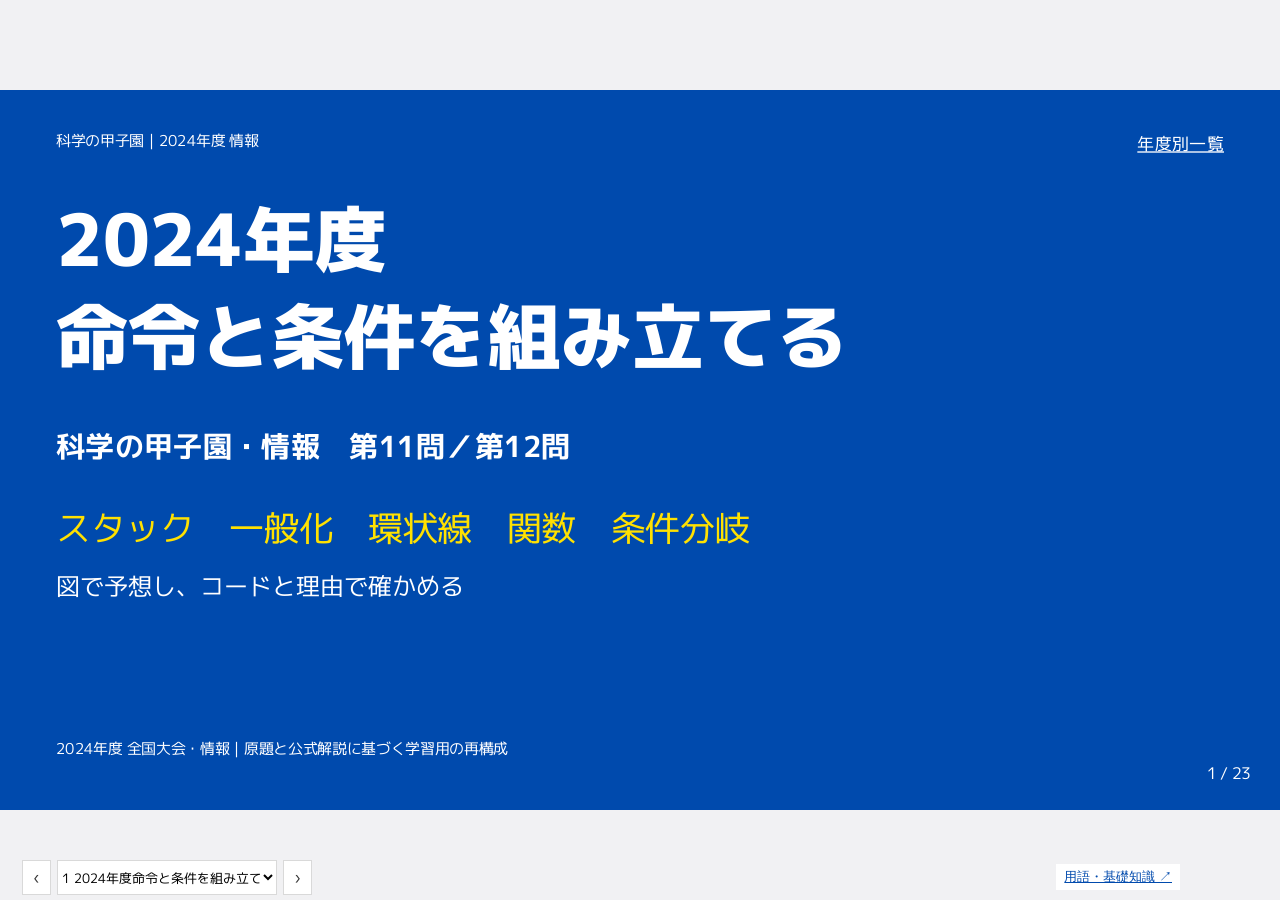
<file: years/2024.html>
<!doctype html><html lang="ja"><head><meta charset="utf-8"><meta name="viewport" content="width=device-width,initial-scale=1"><title>2024年度 科学の甲子園 情報の解説</title><link rel="preconnect" href="https://fonts.googleapis.com"><link rel="preconnect" href="https://fonts.gstatic.com" crossorigin><link href="https://fonts.googleapis.com/css2?family=M+PLUS+1p:wght@400;500;700;800&display=swap" rel="stylesheet"><style>
:root{--bg:#F1F1F3;--surface:#FFFFFF;--ink:#333333;--sub:#4D4D4D;--dim:#737373;--line:#D9D9D9;--accent:#0071BC;--accent-deep:#004AAD;--accent-tint:#CCECFF;--signal:#E53760;--signal-deep:#B51F43;--signal-tint:#FCE7EC;--spark:#FFE100;--growth:#00B050;--ink-surface:#004AAD;--summary-surface:#3F3F3F;--on-dark:#FFFFFF;--accent-on-dark:#FFE100;--line-on-dark:#7296C6;--code-bg:#000000;--radius:2px;--ff:"M PLUS 1p","メイリオ","Meiryo","Hiragino Sans","Yu Gothic",sans-serif;--ff-en:"M PLUS 1p",Arial,sans-serif}
*{box-sizing:border-box}html,body{margin:0;background:var(--bg);overflow:hidden}a{color:var(--accent-deep)}.s{position:absolute;top:50%;left:50%;width:960px;height:540px;transform:translate(-50%,-50%) scale(var(--k,1));transform-origin:center;background:var(--bg);color:var(--ink);font-family:var(--ff);visibility:hidden;opacity:0;padding:30px 42px 54px;display:flex;flex-direction:column}.s.active{visibility:visible;opacity:1}.ki{font-size:11px;color:var(--dim);margin:0 0 5px}h1{font-size:54px;line-height:1.35;font-weight:800;margin:40px 0 16px}h2{font-size:28px;font-weight:700;margin:0;padding-bottom:10px;border-bottom:1px solid var(--line);line-height:1.35}h3{font-size:20px;margin:10px 0}p{font-size:18px;line-height:1.65;margin:14px 0} .lead{font-size:20px;font-weight:700;margin:15px 0 18px;color:var(--accent-deep)}.body{flex:1;min-height:0}.pn{position:absolute;bottom:18px;right:22px;font-size:12px;color:var(--dim)}.source{position:absolute;bottom:42px;left:42px;max-width:750px;font-size:11px;color:var(--dim);line-height:1.4}.duo{display:grid;grid-template-columns:1fr 1fr;gap:30px;align-items:start}.flow{display:flex;gap:12px;align-items:center;margin:12px 0 20px}.node{flex:1;padding:16px 12px;background:var(--surface);border:1px solid var(--line);text-align:center;font-size:18px;line-height:1.6}.arrow{font-size:28px;color:var(--accent-deep);flex:0 0 auto}.ask{background:var(--spark);padding:12px 16px;font-size:18px;font-weight:700;margin-top:20px}.big{font-size:32px;font-weight:700;line-height:1.6;color:var(--accent-deep);margin:15px 0}.center{text-align:center}.array{margin:8px 0 18px}.arraylabel{font-size:16px;margin-bottom:9px}.cells{display:flex;gap:0}.cells>div{flex:1;text-align:center}.cells small{font-size:14px;display:block;color:var(--sub);height:22px}.cells b{display:block;border:1px solid var(--accent);background:var(--surface);padding:9px;font-size:23px}.codebox{background:var(--code-bg);color:var(--on-dark);border-radius:var(--radius);padding:14px 10px;font-size:16px;line-height:1.65;overflow:hidden}.codeline{display:flex;white-space:pre}.codeline i{color:var(--line);font-style:normal;text-align:right;width:26px;margin-right:13px;flex-shrink:0;user-select:none}.codeline code{font-family:Menlo,Consolas,monospace;font-size:16px}.body:has(.codebox)>.duo{grid-template-columns:515px 1fr;gap:26px}.body:has(.codebox) p{font-size:17px;margin:0 0 18px}.run{display:block;text-decoration:none;background:var(--accent-deep);color:var(--on-dark);padding:12px 16px;font-weight:700;font-size:18px;text-align:center}.copy{display:block;width:100%;margin:8px 0 18px;padding:7px;background:var(--surface);border:1px solid var(--line);font:16px var(--ff);cursor:pointer}.status{font-size:14px;color:var(--sub)}.stacks{display:flex;align-items:center;gap:12px;height:220px}.stackwrap{flex:1;text-align:center}.stack{height:158px;display:flex;flex-direction:column;justify-content:flex-end;gap:4px;padding:0 8px 5px;border-bottom:3px solid var(--accent)}.stack>div{padding:6px;background:var(--accent-tint);border:1px solid var(--accent);font-size:23px}.stackwrap p{font-size:16px;margin:8px 0}.folder{border:2px solid var(--accent);padding:24px;font-size:22px;min-height:155px;background:var(--surface)}.blank{border:1px dashed var(--sub);padding:9px;font-size:20px}.ring{height:290px;width:320px;position:relative;margin:auto}.orbit{position:absolute;left:30px;top:25px;width:230px;height:230px;border:3px solid var(--line);border-radius:50%}.ring>b{position:absolute;transform:translate(-50%,-50%);width:36px;height:36px;text-align:center;line-height:32px;background:var(--surface);border:2px solid var(--accent);border-radius:50%;font-size:20px}.ring>span{position:absolute;top:105px;left:104px;text-align:center;font-size:22px}.towerpanel{flex:1;text-align:center}.towers{display:flex;height:153px;gap:6px}.peg{position:relative;flex:1;border-bottom:3px solid var(--accent);height:125px}.rod{width:4px;height:105px;background:var(--line);position:absolute;bottom:0;left:50%}.disks{position:absolute;bottom:0;left:0;right:0;display:flex;flex-direction:column;align-items:center;gap:3px}.disks>div{height:25px;background:var(--accent-tint);border:1px solid var(--accent);font-size:16px}.peg>b{position:absolute;top:130px;left:44%;font-size:17px}.towerpanel p{font-size:16px}.calltree>div{padding:10px 18px;background:var(--surface);font-size:19px;border:1px solid var(--line);margin:6px 0}.calltree .indent{margin-left:65px;background:var(--accent-tint)}.formula{font-size:27px;line-height:1.8;margin:35px 0}.bars{margin:12px 0 20px}.barrow{display:flex;align-items:center;gap:12px;margin:12px 0;height:42px}.barrow>b{width:68px;flex-shrink:0;font-size:18px}.jobs{display:flex;height:40px;min-width:15px;border-bottom:1px solid var(--line)}.jobs span{display:flex;align-items:center;justify-content:center;border:1px solid var(--accent);background:var(--accent-tint);font-size:21px}.barrow em{font-size:16px;font-style:normal}.jobinput{display:flex;gap:12px}.jobinput span{border:1px solid var(--accent);padding:7px 25px;font-size:20px;background:var(--surface)}.years>div{display:grid;grid-template-columns:110px 1fr 1fr;gap:20px;align-items:center;border-bottom:1px solid var(--line);padding:13px 0;font-size:18px}.years b{font-size:28px;color:var(--accent-deep)}.weeks{display:flex;gap:0;margin:20px 0}.weeks>div{flex:1;padding:18px 15px;border:1px solid var(--line);background:var(--surface);min-height:190px}.weeks b{display:block;font-size:30px;color:var(--accent-deep)}.weeks strong{display:block;font-size:19px;margin:16px 0}.weeks span{font-size:17px}.ticket{border:1px dashed var(--sub);padding:12px 22px;background:var(--surface)}.coverwords{font-size:26px;color:var(--sub);margin:10px 0}.cover .lead{font-size:22px}.cover h1{margin-top:24px}.cover .ki{margin-top:0}.nav{position:fixed;bottom:5px;left:42px;display:flex;gap:6px;z-index:100}.nav button{font:18px var(--ff);border:1px solid var(--line);background:var(--surface);color:var(--ink);padding:3px 10px;cursor:pointer}.nav select{max-width:220px;border:1px solid var(--line);background:var(--surface);font:13px var(--ff)}button:focus-visible,a:focus-visible{outline:3px solid var(--accent)}@media print{html,body{overflow:visible}.s{position:relative;top:0;left:0;transform:none;visibility:visible;opacity:1;break-after:page}.nav{display:none}}

.s{padding-bottom:65px}.source{bottom:38px;max-width:770px}.body p{margin:12px 0;line-height:1.55}.lead{font-size:20px;margin:12px 0 16px}.body .flow{margin:8px 0 14px}.body .node{padding:12px 10px}.body .stacks{height:170px}.body .stack{height:125px}.body .stack>div{font-size:20px;padding:4px}.body .stackwrap p{font-size:15px}.body .towers{height:125px}.body .peg{height:100px}.body .peg>b{top:105px}.body .towerpanel p{font-size:15px}.body .ask{margin-top:14px}.body .codebox{font-size:16px;line-height:1.4;padding:12px 10px}.body:has(.codebox)>.duo{grid-template-columns:530px 1fr;gap:25px}.body:has(.codebox) p{font-size:16px;line-height:1.6}.body .codeline code{font-size:16px}.toplink{position:absolute;top:31px;right:42px;font-size:13px}.eq{font-size:29px;font-weight:700;text-align:center;color:var(--accent-deep);margin:14px 0;line-height:1.65}.reason{display:flex;gap:18px;align-items:center;margin:14px 0}.reason b{font-size:34px;color:var(--accent-deep);width:45px;flex-shrink:0}.reason span{font-size:19px;line-height:1.5}.table{border-collapse:collapse;width:100%;font-size:18px;margin:10px 0}.table td,.table th{border:1px solid var(--line);padding:9px 12px;text-align:center}.table th{background:var(--accent-tint)}.table td{background:var(--surface)}.compact td,.compact th{padding:6px 9px;font-size:16px}.body .cells b{padding:6px;font-size:20px}.body .arraylabel{font-size:16px}.body .array{margin:8px 0 14px}.state{display:grid;grid-template-columns:42px 1fr 1fr;gap:14px;align-items:center;margin:9px 0;font-size:17px}.state>div{padding:10px;background:var(--surface);border:1px solid var(--line);line-height:1.5}.state>b{font-size:24px;color:var(--accent-deep)}.badge{display:inline-block;padding:4px 12px;background:var(--spark);font-size:16px}.proofbar{height:60px;display:flex;margin:18px 0;align-items:stretch}.proofbar>span{display:flex;align-items:center;justify-content:center;background:var(--accent-tint);border:1px solid var(--accent);font-size:21px}.numberline{display:flex;margin:20px 0}.numberline>div{padding:18px 9px;border:1px solid var(--line);background:var(--surface);text-align:center;font-size:18px;flex:1}.minipairs{display:flex;gap:10px;align-items:center;font-size:24px;margin:20px 0}.minipairs span{background:var(--surface);border:1px solid var(--line);padding:18px;flex:1;text-align:center}.s.dark{background:var(--ink-surface);color:var(--on-dark)}.s.dark h1,.s.dark .lead,.s.dark .ki,.s.dark .pn{color:var(--on-dark)}.s.dark .toplink,.s.dark .source{color:var(--on-dark)}.s.dark .coverwords{color:var(--accent-on-dark)}.s.coverG h1{border-top:1px solid var(--line);padding-top:22px}.dotband{display:flex;gap:15px;margin:20px 0}.dotband i{width:14px;height:14px;border-radius:50%;background:var(--accent-tint)}.s.coverH .dotband i{background:var(--accent)}.learning{display:flex;gap:16px;margin:16px 0}.learning>div{flex:1;border:1px solid var(--line);background:var(--surface);padding:16px;font-size:18px}.learning b{display:block;font-size:22px;margin-bottom:12px}.learning small{display:block;font-size:16px;line-height:1.6}.body .ring{height:265px}.body .barrow{height:34px;margin:10px 0}.body .jobs{height:32px}.body .jobs span{font-size:18px}.body .barrow>b{font-size:16px;width:65px}.body .barrow em{font-size:16px}.nav{left:22px}.copy{font-size:15px}.caption{font-size:14px;color:var(--sub)}
.basics-help{position:fixed;right:100px;bottom:10px;font:13px Meiryo,sans-serif;color:var(--accent-deep);background:var(--surface);padding:4px 8px;z-index:101}@media(max-width:700px){.basics-help{bottom:48px;right:12px}}@media print{.basics-help{display:none}}
/* Embedded preparation pages: styles do not affect existing lesson pages. */
.s.prep .lead{margin:12px 0 16px;font-size:20px}.prep-grid{display:grid;grid-template-columns:1fr 1fr;gap:30px;align-items:start}.s.prep .prep-grid p{font-size:18px;line-height:1.65;margin:0 0 14px}.s.prep .prep-grid b{font-weight:700}.prep-flow{display:flex;gap:10px;align-items:center;margin:10px 0 16px}.prep-flow>div{flex:1;background:var(--accent-tint);border:1px solid var(--accent);padding:14px 8px;text-align:center;font-size:17px;line-height:1.6}.prep-arrow{font-size:23px;color:var(--accent-deep)}.prep-array{display:flex;margin:10px 0 20px}.prep-array>div{flex:1;text-align:center}.prep-array small{font-size:14px;display:block;margin-bottom:5px}.prep-array b{display:block;border:1px solid var(--accent);background:var(--surface);font-size:22px;padding:7px}.prep-tip{margin-top:16px;padding:12px 16px;background:var(--spark);font-size:18px;line-height:1.6}.prep-stacks{display:flex;align-items:center;gap:14px;margin:8px 0 20px}.prep-stacks>span{font-size:16px;text-align:center;color:var(--accent-deep)}.prep-pile{flex:1;display:flex;flex-direction:column;justify-content:flex-end;height:135px;border-bottom:3px solid var(--accent);gap:4px;padding-bottom:4px}.prep-pile b{background:var(--accent-tint);border:1px solid var(--accent);text-align:center;font-size:24px;padding:5px}.prep-table{width:100%;border-collapse:collapse;font-size:16px;margin:10px 0 20px}.prep-table th,.prep-table td{border:1px solid var(--line);padding:10px;text-align:center}.prep-table th{background:var(--accent-tint)}.prep-table td{background:var(--surface)}.prep-calls{font-size:16px;line-height:1.6;background:var(--surface);padding:12px}.prep-calls div>div{border-left:2px solid var(--accent);margin:10px 0 10px 14px;padding-left:12px}.prep-circle{text-align:center;background:var(--surface);border:2px solid var(--accent);border-radius:42px;padding:12px;font-size:19px;margin:8px 0 12px}.prep-circle b,.prep-circle span,.prep-circle em{display:block;font-style:normal}.prep-circle em{font-size:15px}.prep-lanes{margin:15px 0 20px}.prep-lanes>div{display:flex;gap:16px;align-items:center;margin:9px 0;font-size:18px}.prep-lanes b{display:inline-block;background:var(--accent-tint);border:1px solid var(--accent);padding:5px 10px;text-align:center}.prep-back{position:absolute;right:42px;top:58px;font-size:12px;color:var(--accent-deep)}
</style><link rel="stylesheet" href="../assets/steps.css"></head><body><!-- kit:slide-zukai-kit v1.1 theme:F use:internal style:visual viz:high --><div class="s cover dark active" data-route="slide-1" data-title="2024年度命令と条件を組み立てる"><div class="ki">科学の甲子園｜2024年度 情報　</div><a class="toplink" href="index.html">年度別一覧</a><h1>2024年度<br>命令と条件を組み立てる</h1><div class="lead">科学の甲子園・情報　第11問／第12問</div><div class="body"><div class="coverwords">スタック　一般化　環状線　関数　条件分岐</div><p>図で予想し、コードと理由で確かめる</p></div><div class="source">2024年度 全国大会・情報｜原題と公式解説に基づく学習用の再構成</div><div class="pn">1 / 23</div></div>
<div class="s " data-route="slide-2" data-title="この年度の攻略方針"><div class="ki">科学の甲子園｜2024年度 情報　全体</div><a class="toplink" href="index.html">年度別一覧</a><h2>この年度の攻略方針</h2><div class="lead">操作の前後と、条件の境目に注目</div><div class="body"><div class="flow"><div class="node">スタック<br>上の数だけ操作</div><span class="arrow">→</span><div class="node">環状線<br>端がつながる</div><span class="arrow">→</span><div class="node">経由地<br>途中と最後の制限</div></div><div class="ask">必要な基礎：配列・余り・if・and・関数の引数とreturn</div></div><div class="source">2024年度 全国大会・情報｜原題と公式解説に基づく学習用の再構成</div><div class="pn">2 / 23</div></div>
<div class="s prep" data-route="prep-3" data-title="問題の準備｜スタックとDUP"><div class="ki">問題に取り組む前に｜用語と考え方</div><a class="toplink" style="position:absolute;right:42px;top:31px;font-size:13px" href="../index.html">トップページへ</a><h2>問題の準備｜スタックとDUP</h2><div class="lead">最後に積んだ数を、一番上から取り出す</div><div class="body"><div data-step-demo="stack"></div></div><div class="source">理解のための練習例｜次のページの問題に使う準備</div><div class="pn">3 / 23</div></div>
<div class="s " data-route="slide-3" data-title="第11問｜スタックの前提"><div class="ki">科学の甲子園｜2024年度 情報　11 全体</div><a class="toplink" href="index.html">年度別一覧</a><h2>第11問｜スタックの前提</h2><div class="lead">最後に積んだ数を、最初に取り出す</div><a class="prep-back" href="#prep-3">← 用語と考え方を確認</a><div class="body"><div class="stacks"><div class="stackwrap"><div class="stack"><div>300</div><div>200</div><div>100</div></div><p>開始：右端300が上</p></div><span class="arrow">→</span><div class="stackwrap"><div class="stack"><div>500</div><div>100</div></div><p>＋の後</p></div></div><p>＋は上の2個を取り出し、和を積みます。DUPは一番上を2個に増やします。</p><div class="ask">目標は[n]から[mn]へ。途中に余計な数が残っては完成ではありません。</div></div><div class="source">2024年度 第11 全体｜問題 p.56–60／公式解説 p.52–57</div><div class="pn">4 / 23</div></div>
<div class="s " data-route="slide-4" data-title="問1｜2倍の部品"><div class="ki">科学の甲子園｜2024年度 情報　11 問1</div><a class="toplink" href="index.html">年度別一覧</a><h2>問1｜2倍の部品</h2><div class="lead">DUPと＋を続けると、一番上の数が2倍</div><div class="body"><div class="stacks"><div class="stackwrap"><div class="stack"><div>n</div></div><p>開始</p></div><span class="arrow">→</span><div class="stackwrap"><div class="stack"><div>n</div><div>n</div></div><p>DUP</p></div><span class="arrow">→</span><div class="stackwrap"><div class="stack"><div>2n</div></div><p>＋</p></div></div><p>これを「2倍にする部品」として使うと、4倍や8倍を少ない命令で作れます。</p></div><div class="source">2024年度 第11 問1｜問題 p.56–60／公式解説 p.52–57</div><div class="pn">5 / 23</div></div>
<div class="s " data-route="slide-5" data-title="問2｜3倍と4倍の違い"><div class="ki">科学の甲子園｜2024年度 情報　11 問2</div><a class="toplink" href="index.html">年度別一覧</a><h2>問2｜3倍と4倍の違い</h2><div class="lead">3倍はnを残して2nを作り、4倍は2倍を2回</div><div class="body"><div class="duo"><div><div class="flow"><div class="node">[n,n]<br>nを保存</div><span class="arrow">→</span><div class="node">[n,2n]</div><span class="arrow">→</span><div class="node">[3n]</div></div></div><div><div class="flow"><div class="node">[n]</div><span class="arrow">→</span><div class="node">[2n]</div><span class="arrow">→</span><div class="node">[4n]</div></div></div></div><table class="table compact"><tr><th>目標</th><th>命令列</th><th>命令数</th></tr><tr><td>3n</td><td>DUP DUP ＋ ＋</td><td>4</td></tr><tr><td>4n</td><td>DUP ＋ DUP ＋</td><td>4</td></tr></table><p>コツ：係数を「足す」か「2倍にする」かに分けて考えます。</p></div><div class="source">2024年度 第11 問2｜問題 p.56–60／公式解説 p.52–57</div><div class="pn">6 / 23</div></div>
<div class="s " data-route="slide-6" data-title="問2｜5倍から8倍の命令例"><div class="ki">科学の甲子園｜2024年度 情報　11 問2</div><a class="toplink" href="index.html">年度別一覧</a><h2>問2｜5倍から8倍の命令例</h2><div class="lead">8命令以下という制約を最後に数えて確認</div><div class="body"><table class="table compact"><tr><th>目標</th><th>考え方</th><th>命令列</th></tr><tr><td>5n</td><td>n + 2×(2n)</td><td>DUP DUP ＋ DUP ＋ ＋</td></tr><tr><td>6n</td><td>2×(3n)</td><td>DUP DUP ＋ ＋ DUP ＋</td></tr><tr><td>7n</td><td>n + 2×(3n)</td><td>DUP DUP DUP ＋ ＋ DUP ＋ ＋</td></tr><tr><td>8n</td><td>2×2×2×n</td><td>DUP ＋ DUP ＋ DUP ＋</td></tr></table><div class="ask">7倍は8命令、8倍は6命令。倍率が大きいほど長いとは限りません。</div></div><div class="source">2024年度 第11 問2｜問題 p.56–60／公式解説 p.52–57</div><div class="pn">7 / 23</div></div>
<div class="s " data-route="slide-7" data-title="7倍の状態を1命令ずつ記録"><div class="ki">科学の甲子園｜2024年度 情報　11 問2</div><a class="toplink" href="index.html">年度別一覧</a><h2>7倍の状態を1命令ずつ記録</h2><div class="lead">nを底に残したまま、上で6nを作る</div><div class="body"><table class="table compact"><tr><th>実行後</th><th>DUP×3</th><th>＋</th><th>＋</th><th>DUP</th><th>＋</th><th>＋</th></tr><tr><td>状態</td><td>[n,n,n,n]</td><td>[n,n,2n]</td><td>[n,3n]</td><td>[n,3n,3n]</td><td>[n,6n]</td><td>[7n]</td></tr></table><p>n=100などを代入しても構いません。係数で書けば、どんな整数nでも使える理由が見えます。</p><div class="ask">よくある誤り：DUPが、スタック全体を複製すると考えてしまう。</div></div><div class="source">2024年度 第11 問2｜問題 p.56–60／公式解説 p.52–57</div><div class="pn">8 / 23</div></div>
<div class="s " data-route="slide-8" data-title="スタックマシンの実行"><div class="ki">科学の甲子園｜2024年度 情報　11 問1–2</div><a class="toplink" href="index.html">年度別一覧</a><h2>スタックマシンの実行</h2><div class="lead">命令列を変えて、途中の値と最後の個数を確認</div><div class="body"><div class="duo"><div><div class="codebox"><span class="codeline"><i>1</i><code>s = [100]</code></span><span class="codeline"><i>2</i><code>commands = &quot;DUP DUP DUP + + DUP + +&quot;.split()</code></span><span class="codeline"><i>3</i><code>for command in commands:</code></span><span class="codeline"><i>4</i><code>    if command == &quot;DUP&quot;:</code></span><span class="codeline"><i>5</i><code>        s.append(s[-1])</code></span><span class="codeline"><i>6</i><code>    else:</code></span><span class="codeline"><i>7</i><code>        b, a = s.pop(), s.pop()</code></span><span class="codeline"><i>8</i><code>        s.append(a + b)</code></span><span class="codeline"><i>9</i><code>    print(command, s)</code></span><span class="codeline"><i>10</i><code>print(&quot;命令数&quot;, len(commands))</code></span></div></div><div><p><b>結果：</b>[700]、8命令。右端が一番上です。</p><a class="run" target="_blank" rel="noopener" href="https://itou-daiki.github.io/AICode/index.html#s=[base64]">AICodeで試す ↗</a><button class="copy" data-code="2024-stack">コードをコピー</button><p><b>練習：</b>5倍・6倍・8倍へ変更。最後に数が1個だけ残ることも確認します。</p></div></div></div><div class="source">2024年度 第11 問1–2｜問題 p.56–60／公式解説 p.52–57</div><div class="pn">9 / 23</div></div>
<div class="s prep" data-route="prep-9" data-title="一般化の準備｜数学的帰納法"><div class="ki">問題に取り組む前に｜用語と考え方</div><a class="toplink" style="position:absolute;right:42px;top:31px;font-size:13px" href="../index.html">トップページへ</a><h2>一般化の準備｜数学的帰納法</h2><div class="lead">最初の1段と、次へ進む仕組みを示す</div><div class="body"><div class="prep-grid"><div><p><b>数学的帰納法</b>は、数が増えても成り立つことを説明する方法です。</p><p>① 最初の場合を確かめる。② kの場合に成り立つと仮定し、k+1の場合も成り立つと示す。2つが必要です。</p></div><div><div class="prep-flow"><div>最初の段<br>成立を確認</div><span class="prep-arrow">→</span><div>k → k+1<br>進み方を証明</div><span class="prep-arrow">→</span><div>何段先も<br>同じ進み方</div></div><p>kは、特定の値に決めない整数。例を数個調べるだけでは一般の証明になりません。</p></div></div><div class="prep-tip"><b>考える順：</b>既にある手順を部品として、次の大きさの手順をどう作るか考える。</div></div><div class="source">理解のための練習例｜次のページの問題に使う準備</div><div class="pn">10 / 23</div></div>
<div class="s " data-route="slide-9" data-title="問3｜k倍からk+1倍へ"><div class="ki">科学の甲子園｜2024年度 情報　11 問3</div><a class="toplink" href="index.html">年度別一覧</a><h2>問3｜k倍からk+1倍へ</h2><div class="lead">nを1個保存し、上のnだけをk倍にする</div><a class="prep-back" href="#prep-9">← 用語と考え方を確認</a><div class="body"><div class="stacks"><div class="stackwrap"><div class="stack"><div>n</div></div><p>開始</p></div><span class="arrow">→</span><div class="stackwrap"><div class="stack"><div>n</div><div>n</div></div><p>DUP</p></div><span class="arrow">→</span><div class="stackwrap"><div class="stack"><div>kn</div><div>n</div></div><p>k倍の命令列</p></div><span class="arrow">→</span><div class="stackwrap"><div class="stack"><div>(k+1)n</div></div><p>＋</p></div></div><p>k倍の命令列は、もともと1個のnで実行できるので、底に残したnには触れません。</p><div class="ask">「DUP → k倍の命令列 → ＋」で、k+1倍の命令列を構成。</div></div><div class="source">2024年度 第11 問3｜問題 p.56–60／公式解説 p.52–57</div><div class="pn">11 / 23</div></div>
<div class="s " data-route="slide-10" data-title="前提知識｜数学的帰納法"><div class="ki">科学の甲子園｜2024年度 情報　11 問3｜発展</div><a class="toplink" href="index.html">年度別一覧</a><h2>前提知識｜数学的帰納法</h2><div class="lead">最初の1段と、次へ進む方法を両方示す</div><div class="body"><div class="flow"><div class="node">出発点 m=2<br>DUP ＋ が存在</div><span class="arrow">→</span><div class="node">仮定 m=k<br>k倍の命令列が存在</div><span class="arrow">→</span><div class="node">つながり m=k+1<br>前の方法で構成</div></div><p>これで2倍、3倍、4倍…とすべてに届きます。問3には8命令以内という条件はありません。</p><div class="ask">存在を示す証明と、命令数が最小である証明を混同しない。</div></div><div class="source">2024年度 第11 問3｜発展｜問題 p.56–60／公式解説 p.52–57</div><div class="pn">12 / 23</div></div>
<div class="s prep" data-route="prep-11" data-title="問題の準備｜環状線と余り"><div class="ki">問題に取り組む前に｜用語と考え方</div><a class="toplink" style="position:absolute;right:42px;top:31px;font-size:13px" href="../index.html">トップページへ</a><h2>問題の準備｜環状線と余り</h2><div class="lead">端を越えると先頭へ戻る番号の付け方</div><div class="body"><div data-step-demo="ring"></div></div><div class="source">理解のための練習例｜次のページの問題に使う準備</div><div class="pn">13 / 23</div></div>
<div class="s " data-route="slide-11" data-title="第12問｜山手線の番号付け"><div class="ki">科学の甲子園｜2024年度 情報　12 問1–2</div><a class="toplink" href="index.html">年度別一覧</a><h2>第12問｜山手線の番号付け</h2><div class="lead">30駅を0〜29で表し、短い方向を選ぶ</div><a class="prep-back" href="#prep-11">← 用語と考え方を確認</a><div class="body"><div class="numberline"><div>品川 0</div><div>秋葉原 8</div><div>駒込 15</div><div>原宿 24</div><div>大崎 29</div></div><div class="eq">0 → 1 → … → 29 → 0</div><p>内回りに番号が増えます。1駅区間2分。所要時間は乗車時間だけで概算します。</p><div class="ask">一方向の区間数がdなら、逆方向は30−d区間。</div></div><div class="source">2024年度 第12 問1–2｜問題 p.56–60／公式解説 p.52–57</div><div class="pn">14 / 23</div></div>
<div class="s " data-route="slide-12" data-title="問1〜4｜起点0からの最短時間"><div class="ki">科学の甲子園｜2024年度 情報　12 問1–4</div><a class="toplink" href="index.html">年度別一覧</a><h2>問1〜4｜起点0からの最短時間</h2><div class="lead">両方向の区間数を計算し、小さい方を選ぶ</div><div class="body"><table class="table compact"><tr><th>駅</th><th>番号S</th><th>2方向の区間数</th><th>最短時間</th></tr><tr><td>秋葉原</td><td>8</td><td>8 と 22</td><td>16分</td></tr><tr><td>駒込</td><td>15</td><td>15 と 15</td><td>30分</td></tr><tr><td>原宿</td><td>24</td><td>24 と 6</td><td>12分</td></tr></table><div class="eq">T = MIN(S, 30−S) × 2</div><p>問3：ア=15、イ=30。S=15はどちらでも同じ時間なので、境界14でも成立します。</p></div><div class="source">2024年度 第12 問1–4｜問題 p.56–60／公式解説 p.52–57</div><div class="pn">15 / 23</div></div>
<div class="s " data-route="slide-13" data-title="問5｜余りで範囲内へ戻す"><div class="ki">科学の甲子園｜2024年度 情報　12 問5</div><a class="toplink" href="index.html">年度別一覧</a><h2>問5｜余りで範囲内へ戻す</h2><div class="lead">駅番号が端を越えても、0〜29に収める</div><div class="body"><div class="flow"><div class="node">29から+1<br>30</div><span class="arrow">→</span><div class="node">30 % 30<br>0</div></div><div class="flow"><div class="node">0から−1<br>−1 + 30</div><span class="arrow">→</span><div class="node">29 % 30<br>29</div></div><div class="eq">Y = (X + D + 30) % 30</div><p>原題は−30 < D < 30。+30で負の値を避けます。空欄ウは＋、エは％。</p></div><div class="source">2024年度 第12 問5｜問題 p.56–60／公式解説 p.52–57</div><div class="pn">16 / 23</div></div>
<div class="s " data-route="slide-14" data-title="問6｜方向の条件を分ける"><div class="ki">科学の甲子園｜2024年度 情報　12 問6</div><a class="toplink" href="index.html">年度別一覧</a><h2>問6｜方向の条件を分ける</h2><div class="lead">差D=Y−Xを、4つの範囲で考える</div><div class="body"><div class="numberline"><div>−29〜−15<br><b>内回り</b></div><div>−14〜−1<br><b>外回り</b></div><div>0<br><b>乗らない</b></div><div>1〜15<br><b>内回り</b></div><div>16〜29<br><b>外回り</b></div></div><p>D=±15では同時間なので、指定どおり内回り。空欄オは D <= −15。</p><div class="ask">条件を作ったら D=−15、0、15 を代入して確認。</div></div><div class="source">2024年度 第12 問6｜問題 p.56–60／公式解説 p.52–57</div><div class="pn">17 / 23</div></div>
<div class="s " data-route="slide-15" data-title="問7｜どの駅からでも使える関数"><div class="ki">科学の甲子園｜2024年度 情報　12 問7</div><a class="toplink" href="index.html">年度別一覧</a><h2>問7｜どの駅からでも使える関数</h2><div class="lead">Xを起点0とみなし、差を0〜29に直す</div><div class="body"><div class="duo"><div><div class="codebox"><span class="codeline"><i>1</i><code>def time(x, y):</code></span><span class="codeline"><i>2</i><code>    d = y - x</code></span><span class="codeline"><i>3</i><code>    if d &lt; 0:</code></span><span class="codeline"><i>4</i><code>        d += 30</code></span><span class="codeline"><i>5</i><code>    if d &lt; 15:</code></span><span class="codeline"><i>6</i><code>        return d * 2</code></span><span class="codeline"><i>7</i><code>    return (30 - d) * 2</code></span><span class="codeline"><i>8</i><code></code></span><span class="codeline"><i>9</i><code>print(time(29, 0), time(0, 15))</code></span><span class="codeline"><i>10</i><code>print(time(3, 3))</code></span></div></div><div><p><b>空欄：</b>カ=0、キ=30、ク=15、ケ=(30−D)×2。</p><a class="run" target="_blank" rel="noopener" href="https://itou-daiki.github.io/AICode/index.html#s=[base64]">AICodeで試す ↗</a><button class="copy" data-code="2024-time">コードをコピー</button><p><b>出力：</b>2、30、0。returnは値を呼び出し元へ返します。画面表示だけとは違います。</p></div></div></div><div class="source">2024年度 第12 問7｜問題 p.56–60／公式解説 p.52–57</div><div class="pn">18 / 23</div></div>
<div class="s " data-route="slide-16" data-title="問8｜イベント経由の到達判定"><div class="ki">科学の甲子園｜2024年度 情報　12 問8</div><a class="toplink" href="index.html">年度別一覧</a><h2>問8｜イベント経由の到達判定</h2><div class="lead">イベント前40分、参加後は総計50分が上限</div><div class="body"><div class="flow"><div class="node">品川0</div><span class="arrow">→</span><div class="node">現在X</div><span class="arrow">→</span><div class="node">イベントY</div><span class="arrow">→</span><div class="node">目的地S</div></div><div class="duo"><div><div class="eq">0→X→Y：40分以内</div><p>参加する前に限界を超えたら、元気をもらうことはできません。</p></div><div><div class="eq">0→X→Y→S：50分以内</div><p>参加後も、乗車時間を0へ戻すのではありません。</p></div></div></div><div class="source">2024年度 第12 問8｜問題 p.56–60／公式解説 p.52–57</div><div class="pn">19 / 23</div></div>
<div class="s " data-route="slide-17" data-title="問8｜2つの条件をandで結ぶ"><div class="ki">科学の甲子園｜2024年度 情報　12 問8</div><a class="toplink" href="index.html">年度別一覧</a><h2>問8｜2つの条件をandで結ぶ</h2><div class="lead">途中の制限を、最後の合計だけで代用しない</div><div class="body"><div class="duo"><div><div class="codebox"><span class="codeline"><i>1</i><code>def time(x, y):</code></span><span class="codeline"><i>2</i><code>    d = (y - x) % 30</code></span><span class="codeline"><i>3</i><code>    return min(d, 30 - d) * 2</code></span><span class="codeline"><i>4</i><code>X, Y, S = 15, 0, 0</code></span><span class="codeline"><i>5</i><code>before = time(0, X) + time(X, Y)</code></span><span class="codeline"><i>6</i><code>total = before + time(Y, S)</code></span><span class="codeline"><i>7</i><code>if before &lt;= 40 and total &lt;= 50:</code></span><span class="codeline"><i>8</i><code>    print(&quot;到達可&quot;)</code></span><span class="codeline"><i>9</i><code>else:</code></span><span class="codeline"><i>10</i><code>    print(&quot;到達不可&quot;)</code></span><span class="codeline"><i>11</i><code>print(before, total)</code></span></div></div><div><p><b>まず：</b>15,0,0は60分なので不可。</p><a class="run" target="_blank" rel="noopener" href="https://itou-daiki.github.io/AICode/index.html#s=[base64]">AICodeで試す ↗</a><button class="copy" data-code="2024-event">コードをコピー</button><p><b>境界テスト：</b>10,20,25は40分・50分で可。11,0,0は44分・44分でも不可。</p></div></div></div><div class="source">2024年度 第12 問8｜問題 p.56–60／公式解説 p.52–57</div><div class="pn">20 / 23</div></div>
<div class="s " data-route="slide-18" data-title="考え方の使い分け"><div class="ki">科学の甲子園｜2024年度 情報　まとめ</div><a class="toplink" href="index.html">年度別一覧</a><h2>考え方の使い分け</h2><div class="lead">命令を組む問題と、条件を判定する問題</div><div class="body"><div class="duo"><div><div class="flow"><div class="node">目標倍率</div><span class="arrow">→</span><div class="node">2倍と加算</div><span class="arrow">→</span><div class="node">命令検証</div></div></div><div><div class="flow"><div class="node">制約列挙</div><span class="arrow">→</span><div class="node">式と関数</div><span class="arrow">→</span><div class="node">境界検証</div></div></div></div><div class="ask">スタックは「残る値」、移動は「途中の時間」を見落とさない。</div></div><div class="source">2024年度 全国大会・情報｜原題と公式解説に基づく学習用の再構成</div><div class="pn">21 / 23</div></div>
<div class="s " data-route="slide-19" data-title="解けるようになるための練習"><div class="ki">科学の甲子園｜2024年度 情報　</div><a class="toplink" href="index.html">年度別一覧</a><h2>解けるようになるための練習</h2><div class="lead">用語の暗記から、途中の状態を説明する練習へ</div><div class="body"><div class="learning"><div><b>基礎</b><small>append/pop、if、余り、and、returnを小さい例で使う。</small></div><div><b>応用</b><small>命令ごとのリストと、駅の差の範囲を紙に描く。</small></div><div><b>発展</b><small>帰納法の構成と、複数の制限を満たす判定を説明。</small></div></div><div class="ask">チェック：総時間44分なのに到達不可になるのは、どんな場合？</div></div><div class="source">2024年度 全国大会・情報｜原題と公式解説に基づく学習用の再構成</div><div class="pn">22 / 23</div></div>
<div class="s " data-route="slide-20" data-title="原題に戻って確かめる"><div class="ki">科学の甲子園｜2024年度 情報　</div><a class="toplink" href="index.html">年度別一覧</a><h2>原題に戻って確かめる</h2><div class="lead">数字を変えても、理由が使えるかを確認</div><div class="body"><div class="flow"><div class="node">条件を図にする</div><span class="arrow">→</span><div class="node">手順を追う</div><span class="arrow">→</span><div class="node">根拠を書く</div></div><p>本資料は原題・公式解説をもとにした再構成です。コードの実行値には、理解を助ける確認例も含みます。</p><p><a target="_blank" href="https://koushien.jst.go.jp/koushien/pastexam/2024/index.html">2024年度の公式過去問・解説 ↗</a>　｜　<a href="index.html">年度別一覧へ</a></p><p>設問番号は原題に対応。発展の証明は、図の意味を説明してから式へ進みましょう。</p></div><div class="source">2024年度 全国大会・情報｜原題と公式解説に基づく学習用の再構成</div><div class="pn">23 / 23</div></div><a class="basics-help" href="../basics.html" target="_blank" rel="noopener">用語・基礎知識 ↗</a><nav class="nav" aria-label="スライド移動"><button id="prev" aria-label="前へ">‹</button><select id="index" aria-label="スライド選択"></select><button id="next" aria-label="次へ">›</button></nav><script>const codes={"2024-stack": "s = [100]\ncommands = \"DUP DUP DUP + + DUP + +\".split()\nfor command in commands:\n    if command == \"DUP\":\n        s.append(s[-1])\n    else:\n        b, a = s.pop(), s.pop()\n        s.append(a + b)\n    print(command, s)\nprint(\"命令数\", len(commands))\n", "2024-time": "def time(x, y):\n    d = y - x\n    if d < 0:\n        d += 30\n    if d < 15:\n        return d * 2\n    return (30 - d) * 2\n\nprint(time(29, 0), time(0, 15))\nprint(time(3, 3))\n", "2024-event": "def time(x, y):\n    d = (y - x) % 30\n    return min(d, 30 - d) * 2\nX, Y, S = 15, 0, 0\nbefore = time(0, X) + time(X, Y)\ntotal = before + time(Y, S)\nif before <= 40 and total <= 50:\n    print(\"到達可\")\nelse:\n    print(\"到達不可\")\nprint(before, total)\n"};function fit(){document.documentElement.style.setProperty('--k',Math.min(innerWidth/960,innerHeight/540))}addEventListener('resize',fit);fit();let i=0;const slides=[...document.querySelectorAll('.s')],sel=document.querySelector('#index');slides.forEach((s,n)=>{let o=document.createElement('option');o.value=n;o.textContent=(n+1)+' '+s.dataset.title;sel.append(o)});function show(n){i=Math.max(0,Math.min(slides.length-1,n));slides.forEach((s,j)=>s.classList.toggle('active',j===i));sel.value=i;history.replaceState(null,'','#'+slides[i].dataset.route)}document.querySelector('#prev').onclick=()=>show(i-1);document.querySelector('#next').onclick=()=>show(i+1);sel.onchange=()=>show(+sel.value);addEventListener('keydown',e=>{if(['INPUT','TEXTAREA','SELECT','BUTTON','A'].includes(e.target.tagName))return;if(['ArrowRight','PageDown',' '].includes(e.key)){e.preventDefault();show(i+1)}if(['ArrowLeft','PageUp'].includes(e.key)){e.preventDefault();show(i-1)}});document.querySelectorAll('.copy').forEach(b=>b.onclick=async()=>{try{await navigator.clipboard.writeText(codes[b.dataset.code]);b.textContent='コピーしました'}catch(e){const t=document.createElement('textarea');t.value=codes[b.dataset.code];document.body.append(t);t.select();const ok=document.execCommand('copy');t.remove();b.textContent=ok?'コピーしました':'コピーできませんでした'}});function openRoute(){let route=location.hash.slice(1)||'slide-1';let n=slides.findIndex(s=>s.dataset.route===route);show(n<0?0:n)}addEventListener('hashchange',openRoute);openRoute();</script><script src="../assets/steps.js"></script></body></html>
</file>
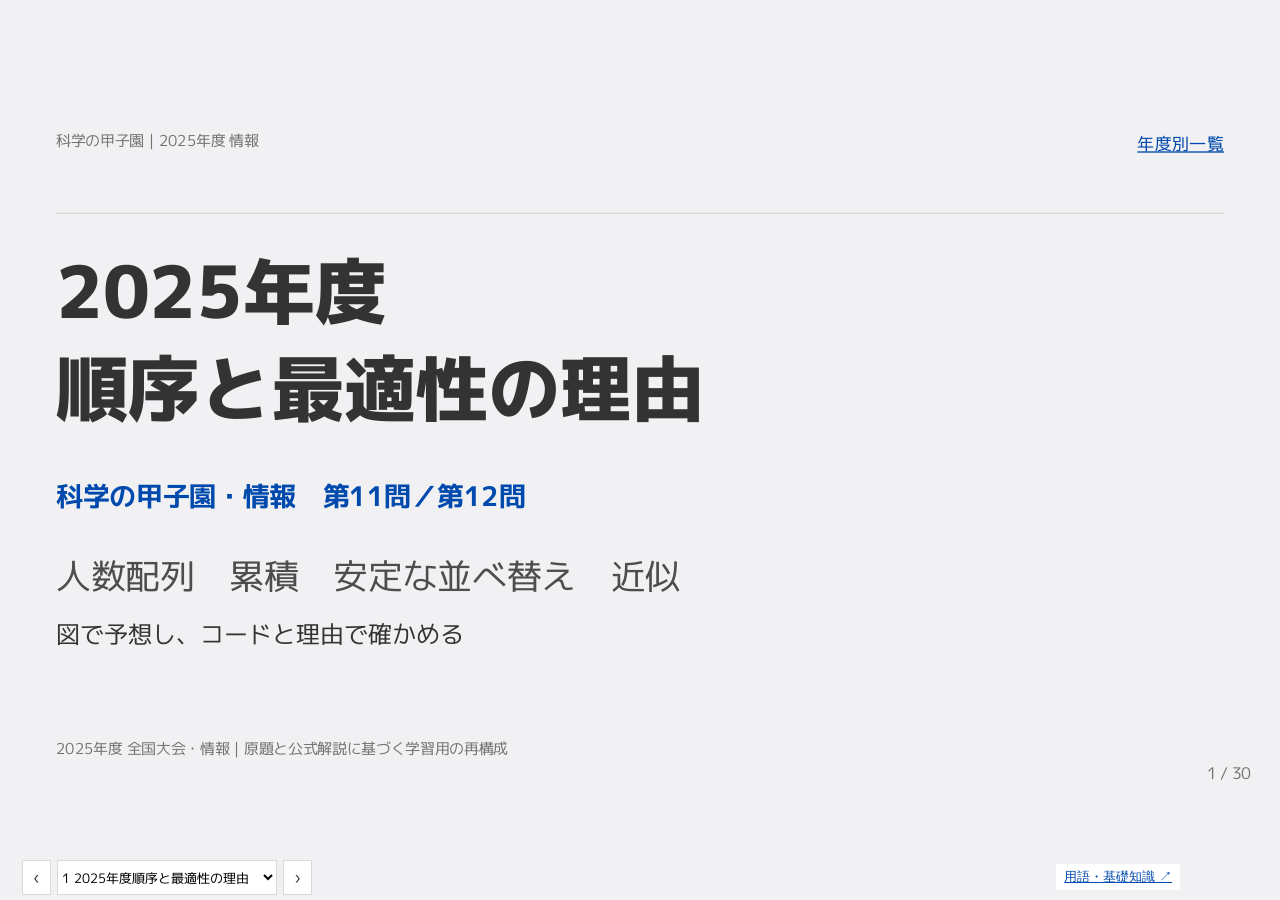
<file: years/2025.html>
<!doctype html><html lang="ja"><head><meta charset="utf-8"><meta name="viewport" content="width=device-width,initial-scale=1"><title>2025年度 科学の甲子園 情報の解説</title><link rel="preconnect" href="https://fonts.googleapis.com"><link rel="preconnect" href="https://fonts.gstatic.com" crossorigin><link href="https://fonts.googleapis.com/css2?family=M+PLUS+1p:wght@400;500;700;800&display=swap" rel="stylesheet"><style>
:root{--bg:#F1F1F3;--surface:#FFFFFF;--ink:#333333;--sub:#4D4D4D;--dim:#737373;--line:#D9D9D9;--accent:#0071BC;--accent-deep:#004AAD;--accent-tint:#CCECFF;--signal:#E53760;--signal-deep:#B51F43;--signal-tint:#FCE7EC;--spark:#FFE100;--growth:#00B050;--ink-surface:#004AAD;--summary-surface:#3F3F3F;--on-dark:#FFFFFF;--accent-on-dark:#FFE100;--line-on-dark:#7296C6;--code-bg:#000000;--radius:2px;--ff:"M PLUS 1p","メイリオ","Meiryo","Hiragino Sans","Yu Gothic",sans-serif;--ff-en:"M PLUS 1p",Arial,sans-serif}
*{box-sizing:border-box}html,body{margin:0;background:var(--bg);overflow:hidden}a{color:var(--accent-deep)}.s{position:absolute;top:50%;left:50%;width:960px;height:540px;transform:translate(-50%,-50%) scale(var(--k,1));transform-origin:center;background:var(--bg);color:var(--ink);font-family:var(--ff);visibility:hidden;opacity:0;padding:30px 42px 54px;display:flex;flex-direction:column}.s.active{visibility:visible;opacity:1}.ki{font-size:11px;color:var(--dim);margin:0 0 5px}h1{font-size:54px;line-height:1.35;font-weight:800;margin:40px 0 16px}h2{font-size:28px;font-weight:700;margin:0;padding-bottom:10px;border-bottom:1px solid var(--line);line-height:1.35}h3{font-size:20px;margin:10px 0}p{font-size:18px;line-height:1.65;margin:14px 0} .lead{font-size:20px;font-weight:700;margin:15px 0 18px;color:var(--accent-deep)}.body{flex:1;min-height:0}.pn{position:absolute;bottom:18px;right:22px;font-size:12px;color:var(--dim)}.source{position:absolute;bottom:42px;left:42px;max-width:750px;font-size:11px;color:var(--dim);line-height:1.4}.duo{display:grid;grid-template-columns:1fr 1fr;gap:30px;align-items:start}.flow{display:flex;gap:12px;align-items:center;margin:12px 0 20px}.node{flex:1;padding:16px 12px;background:var(--surface);border:1px solid var(--line);text-align:center;font-size:18px;line-height:1.6}.arrow{font-size:28px;color:var(--accent-deep);flex:0 0 auto}.ask{background:var(--spark);padding:12px 16px;font-size:18px;font-weight:700;margin-top:20px}.big{font-size:32px;font-weight:700;line-height:1.6;color:var(--accent-deep);margin:15px 0}.center{text-align:center}.array{margin:8px 0 18px}.arraylabel{font-size:16px;margin-bottom:9px}.cells{display:flex;gap:0}.cells>div{flex:1;text-align:center}.cells small{font-size:14px;display:block;color:var(--sub);height:22px}.cells b{display:block;border:1px solid var(--accent);background:var(--surface);padding:9px;font-size:23px}.codebox{background:var(--code-bg);color:var(--on-dark);border-radius:var(--radius);padding:14px 10px;font-size:16px;line-height:1.65;overflow:hidden}.codeline{display:flex;white-space:pre}.codeline i{color:var(--line);font-style:normal;text-align:right;width:26px;margin-right:13px;flex-shrink:0;user-select:none}.codeline code{font-family:Menlo,Consolas,monospace;font-size:16px}.body:has(.codebox)>.duo{grid-template-columns:515px 1fr;gap:26px}.body:has(.codebox) p{font-size:17px;margin:0 0 18px}.run{display:block;text-decoration:none;background:var(--accent-deep);color:var(--on-dark);padding:12px 16px;font-weight:700;font-size:18px;text-align:center}.copy{display:block;width:100%;margin:8px 0 18px;padding:7px;background:var(--surface);border:1px solid var(--line);font:16px var(--ff);cursor:pointer}.status{font-size:14px;color:var(--sub)}.stacks{display:flex;align-items:center;gap:12px;height:220px}.stackwrap{flex:1;text-align:center}.stack{height:158px;display:flex;flex-direction:column;justify-content:flex-end;gap:4px;padding:0 8px 5px;border-bottom:3px solid var(--accent)}.stack>div{padding:6px;background:var(--accent-tint);border:1px solid var(--accent);font-size:23px}.stackwrap p{font-size:16px;margin:8px 0}.folder{border:2px solid var(--accent);padding:24px;font-size:22px;min-height:155px;background:var(--surface)}.blank{border:1px dashed var(--sub);padding:9px;font-size:20px}.ring{height:290px;width:320px;position:relative;margin:auto}.orbit{position:absolute;left:30px;top:25px;width:230px;height:230px;border:3px solid var(--line);border-radius:50%}.ring>b{position:absolute;transform:translate(-50%,-50%);width:36px;height:36px;text-align:center;line-height:32px;background:var(--surface);border:2px solid var(--accent);border-radius:50%;font-size:20px}.ring>span{position:absolute;top:105px;left:104px;text-align:center;font-size:22px}.towerpanel{flex:1;text-align:center}.towers{display:flex;height:153px;gap:6px}.peg{position:relative;flex:1;border-bottom:3px solid var(--accent);height:125px}.rod{width:4px;height:105px;background:var(--line);position:absolute;bottom:0;left:50%}.disks{position:absolute;bottom:0;left:0;right:0;display:flex;flex-direction:column;align-items:center;gap:3px}.disks>div{height:25px;background:var(--accent-tint);border:1px solid var(--accent);font-size:16px}.peg>b{position:absolute;top:130px;left:44%;font-size:17px}.towerpanel p{font-size:16px}.calltree>div{padding:10px 18px;background:var(--surface);font-size:19px;border:1px solid var(--line);margin:6px 0}.calltree .indent{margin-left:65px;background:var(--accent-tint)}.formula{font-size:27px;line-height:1.8;margin:35px 0}.bars{margin:12px 0 20px}.barrow{display:flex;align-items:center;gap:12px;margin:12px 0;height:42px}.barrow>b{width:68px;flex-shrink:0;font-size:18px}.jobs{display:flex;height:40px;min-width:15px;border-bottom:1px solid var(--line)}.jobs span{display:flex;align-items:center;justify-content:center;border:1px solid var(--accent);background:var(--accent-tint);font-size:21px}.barrow em{font-size:16px;font-style:normal}.jobinput{display:flex;gap:12px}.jobinput span{border:1px solid var(--accent);padding:7px 25px;font-size:20px;background:var(--surface)}.years>div{display:grid;grid-template-columns:110px 1fr 1fr;gap:20px;align-items:center;border-bottom:1px solid var(--line);padding:13px 0;font-size:18px}.years b{font-size:28px;color:var(--accent-deep)}.weeks{display:flex;gap:0;margin:20px 0}.weeks>div{flex:1;padding:18px 15px;border:1px solid var(--line);background:var(--surface);min-height:190px}.weeks b{display:block;font-size:30px;color:var(--accent-deep)}.weeks strong{display:block;font-size:19px;margin:16px 0}.weeks span{font-size:17px}.ticket{border:1px dashed var(--sub);padding:12px 22px;background:var(--surface)}.coverwords{font-size:26px;color:var(--sub);margin:10px 0}.cover .lead{font-size:22px}.cover h1{margin-top:24px}.cover .ki{margin-top:0}.nav{position:fixed;bottom:5px;left:42px;display:flex;gap:6px;z-index:100}.nav button{font:18px var(--ff);border:1px solid var(--line);background:var(--surface);color:var(--ink);padding:3px 10px;cursor:pointer}.nav select{max-width:220px;border:1px solid var(--line);background:var(--surface);font:13px var(--ff)}button:focus-visible,a:focus-visible{outline:3px solid var(--accent)}@media print{html,body{overflow:visible}.s{position:relative;top:0;left:0;transform:none;visibility:visible;opacity:1;break-after:page}.nav{display:none}}

.s{padding-bottom:65px}.source{bottom:38px;max-width:770px}.body p{margin:12px 0;line-height:1.55}.lead{font-size:20px;margin:12px 0 16px}.body .flow{margin:8px 0 14px}.body .node{padding:12px 10px}.body .stacks{height:170px}.body .stack{height:125px}.body .stack>div{font-size:20px;padding:4px}.body .stackwrap p{font-size:15px}.body .towers{height:125px}.body .peg{height:100px}.body .peg>b{top:105px}.body .towerpanel p{font-size:15px}.body .ask{margin-top:14px}.body .codebox{font-size:16px;line-height:1.4;padding:12px 10px}.body:has(.codebox)>.duo{grid-template-columns:530px 1fr;gap:25px}.body:has(.codebox) p{font-size:16px;line-height:1.6}.body .codeline code{font-size:16px}.toplink{position:absolute;top:31px;right:42px;font-size:13px}.eq{font-size:29px;font-weight:700;text-align:center;color:var(--accent-deep);margin:14px 0;line-height:1.65}.reason{display:flex;gap:18px;align-items:center;margin:14px 0}.reason b{font-size:34px;color:var(--accent-deep);width:45px;flex-shrink:0}.reason span{font-size:19px;line-height:1.5}.table{border-collapse:collapse;width:100%;font-size:18px;margin:10px 0}.table td,.table th{border:1px solid var(--line);padding:9px 12px;text-align:center}.table th{background:var(--accent-tint)}.table td{background:var(--surface)}.compact td,.compact th{padding:6px 9px;font-size:16px}.body .cells b{padding:6px;font-size:20px}.body .arraylabel{font-size:16px}.body .array{margin:8px 0 14px}.state{display:grid;grid-template-columns:42px 1fr 1fr;gap:14px;align-items:center;margin:9px 0;font-size:17px}.state>div{padding:10px;background:var(--surface);border:1px solid var(--line);line-height:1.5}.state>b{font-size:24px;color:var(--accent-deep)}.badge{display:inline-block;padding:4px 12px;background:var(--spark);font-size:16px}.proofbar{height:60px;display:flex;margin:18px 0;align-items:stretch}.proofbar>span{display:flex;align-items:center;justify-content:center;background:var(--accent-tint);border:1px solid var(--accent);font-size:21px}.numberline{display:flex;margin:20px 0}.numberline>div{padding:18px 9px;border:1px solid var(--line);background:var(--surface);text-align:center;font-size:18px;flex:1}.minipairs{display:flex;gap:10px;align-items:center;font-size:24px;margin:20px 0}.minipairs span{background:var(--surface);border:1px solid var(--line);padding:18px;flex:1;text-align:center}.s.dark{background:var(--ink-surface);color:var(--on-dark)}.s.dark h1,.s.dark .lead,.s.dark .ki,.s.dark .pn{color:var(--on-dark)}.s.dark .toplink,.s.dark .source{color:var(--on-dark)}.s.dark .coverwords{color:var(--accent-on-dark)}.s.coverG h1{border-top:1px solid var(--line);padding-top:22px}.dotband{display:flex;gap:15px;margin:20px 0}.dotband i{width:14px;height:14px;border-radius:50%;background:var(--accent-tint)}.s.coverH .dotband i{background:var(--accent)}.learning{display:flex;gap:16px;margin:16px 0}.learning>div{flex:1;border:1px solid var(--line);background:var(--surface);padding:16px;font-size:18px}.learning b{display:block;font-size:22px;margin-bottom:12px}.learning small{display:block;font-size:16px;line-height:1.6}.body .ring{height:265px}.body .barrow{height:34px;margin:10px 0}.body .jobs{height:32px}.body .jobs span{font-size:18px}.body .barrow>b{font-size:16px;width:65px}.body .barrow em{font-size:16px}.nav{left:22px}.copy{font-size:15px}.caption{font-size:14px;color:var(--sub)}
.basics-help{position:fixed;right:100px;bottom:10px;font:13px Meiryo,sans-serif;color:var(--accent-deep);background:var(--surface);padding:4px 8px;z-index:101}@media(max-width:700px){.basics-help{bottom:48px;right:12px}}@media print{.basics-help{display:none}}
/* Embedded preparation pages: styles do not affect existing lesson pages. */
.s.prep .lead{margin:12px 0 16px;font-size:20px}.prep-grid{display:grid;grid-template-columns:1fr 1fr;gap:30px;align-items:start}.s.prep .prep-grid p{font-size:18px;line-height:1.65;margin:0 0 14px}.s.prep .prep-grid b{font-weight:700}.prep-flow{display:flex;gap:10px;align-items:center;margin:10px 0 16px}.prep-flow>div{flex:1;background:var(--accent-tint);border:1px solid var(--accent);padding:14px 8px;text-align:center;font-size:17px;line-height:1.6}.prep-arrow{font-size:23px;color:var(--accent-deep)}.prep-array{display:flex;margin:10px 0 20px}.prep-array>div{flex:1;text-align:center}.prep-array small{font-size:14px;display:block;margin-bottom:5px}.prep-array b{display:block;border:1px solid var(--accent);background:var(--surface);font-size:22px;padding:7px}.prep-tip{margin-top:16px;padding:12px 16px;background:var(--spark);font-size:18px;line-height:1.6}.prep-stacks{display:flex;align-items:center;gap:14px;margin:8px 0 20px}.prep-stacks>span{font-size:16px;text-align:center;color:var(--accent-deep)}.prep-pile{flex:1;display:flex;flex-direction:column;justify-content:flex-end;height:135px;border-bottom:3px solid var(--accent);gap:4px;padding-bottom:4px}.prep-pile b{background:var(--accent-tint);border:1px solid var(--accent);text-align:center;font-size:24px;padding:5px}.prep-table{width:100%;border-collapse:collapse;font-size:16px;margin:10px 0 20px}.prep-table th,.prep-table td{border:1px solid var(--line);padding:10px;text-align:center}.prep-table th{background:var(--accent-tint)}.prep-table td{background:var(--surface)}.prep-calls{font-size:16px;line-height:1.6;background:var(--surface);padding:12px}.prep-calls div>div{border-left:2px solid var(--accent);margin:10px 0 10px 14px;padding-left:12px}.prep-circle{text-align:center;background:var(--surface);border:2px solid var(--accent);border-radius:42px;padding:12px;font-size:19px;margin:8px 0 12px}.prep-circle b,.prep-circle span,.prep-circle em{display:block;font-style:normal}.prep-circle em{font-size:15px}.prep-lanes{margin:15px 0 20px}.prep-lanes>div{display:flex;gap:16px;align-items:center;margin:9px 0;font-size:18px}.prep-lanes b{display:inline-block;background:var(--accent-tint);border:1px solid var(--accent);padding:5px 10px;text-align:center}.prep-back{position:absolute;right:42px;top:58px;font-size:12px;color:var(--accent-deep)}
.s.prep[data-route="prep-8"] .prep-flow{margin:0 0 10px}.s.prep[data-route="prep-8"] .prep-array{margin:8px 0 12px}.s.prep[data-route="prep-8"] .prep-grid p{margin-bottom:8px}.s.prep[data-route="prep-8"] .prep-tip{margin-top:8px}</style><link rel="stylesheet" href="../assets/steps.css"></head><body><!-- kit:slide-zukai-kit v1.1 theme:F use:internal style:visual viz:high --><div class="s coverG active" data-route="slide-1" data-title="2025年度順序と最適性の理由"><div class="ki">科学の甲子園｜2025年度 情報　</div><a class="toplink" href="index.html">年度別一覧</a><h1>2025年度<br>順序と最適性の理由</h1><div class="lead">科学の甲子園・情報　第11問／第12問</div><div class="body"><div class="coverwords">人数配列　累積　安定な並べ替え　近似</div><p>図で予想し、コードと理由で確かめる</p></div><div class="source">2025年度 全国大会・情報｜原題と公式解説に基づく学習用の再構成</div><div class="pn">1 / 30</div></div>
<div class="s " data-route="slide-2" data-title="この年度の攻略方針"><div class="ki">科学の甲子園｜2025年度 情報　全体</div><a class="toplink" href="index.html">年度別一覧</a><h2>この年度の攻略方針</h2><div class="lead">「どこへ入れるか」と「これ以上良くなるか」を考える</div><div class="body"><div class="flow"><div class="node">得点<br>人数を数える</div><span class="arrow">→</span><div class="node">並べ替え<br>置く位置を決める</div><span class="arrow">→</span><div class="node">割り当て<br>下限と実例を比べる</div></div><div class="ask">前提知識：0始まりの添字・累積・最大値・不等式・反例</div></div><div class="source">2025年度 全国大会・情報｜原題と公式解説に基づく学習用の再構成</div><div class="pn">2 / 30</div></div>
<div class="s prep" data-route="prep-3" data-title="問題の準備｜配列・添字・人数"><div class="ki">問題に取り組む前に｜用語と考え方</div><a class="toplink" style="position:absolute;right:42px;top:31px;font-size:13px" href="../index.html">トップページへ</a><h2>問題の準備｜配列・添字・人数</h2><div class="lead">場所の番号と、そこに入っている値を区別</div><div class="body"><div class="prep-grid"><div><p><b>配列</b>は値を順に並べる仕組み。<b>添字（そえじ）</b>は場所の番号で、この教材では0から始めます。</p><p>score[i]は「人iの得点」。人数用のcount[p]は「p点の人数」で、添字の意味が変わります。</p></div><div><div class="prep-array"><div><small>人0</small><b>1</b></div><div><small>人1</small><b>2</b></div><div><small>人2</small><b>1</b></div></div><div class="prep-flow"><div>人2の得点は1</div><span class="prep-arrow">→</span><div>1点の箱を1増やす</div></div><p>練習例：番号2の人でも、増やすのはcount[1]。</p></div></div><div class="prep-tip"><b>考える順：</b>どの配列も「添字は何？ 値は何？」を書いてから、1人ずつ読む。</div></div><div class="source">理解のための練習例｜次のページの問題に使う準備</div><div class="pn">3 / 30</div></div>
<div class="s " data-route="slide-3" data-title="第11問｜生徒番号を得点順に並べる"><div class="ki">科学の甲子園｜2025年度 情報　11 全体</div><a class="toplink" href="index.html">年度別一覧</a><h2>第11問｜生徒番号を得点順に並べる</h2><div class="lead">同点なら、生徒番号が小さい人を先にする</div><a class="prep-back" href="#prep-3">← 用語と考え方を確認</a><div class="body"><div class="array"><div class="arraylabel">原題のTokuten：添字は生徒番号、値は得点</div><div class="cells"><div><small>0</small><b>9</b></div><div><small>1</small><b>3</b></div><div><small>2</small><b>7</b></div><div><small>3</small><b>6</b></div><div><small>4</small><b>0</b></div><div><small>5</small><b>8</b></div><div><small>6</small><b>10</b></div><div><small>7</small><b>4</b></div><div><small>8</small><b>7</b></div><div><small>9</small><b>6</b></div><div><small>10</small><b>9</b></div><div><small>11</small><b>7</b></div></div></div><div class="arrow center">↓</div><div class="array"><div class="arraylabel">目標のTokutenjun：値は生徒番号</div><div class="cells"><div><small>0</small><b>6</b></div><div><small>1</small><b>0</b></div><div><small>2</small><b>10</b></div><div><small>3</small><b>5</b></div><div><small>4</small><b>2</b></div><div><small>5</small><b>8</b></div><div><small>6</small><b>11</b></div><div><small>7</small><b>3</b></div><div><small>8</small><b>9</b></div><div><small>9</small><b>7</b></div><div><small>10</small><b>1</b></div><div><small>11</small><b>4</b></div></div></div><p>満点10点、12人。並べるのは得点そのものではなく、生徒番号です。</p></div><div class="source">2025年度 第11 全体｜問題 p.50–55／公式解説 p.49–53</div><div class="pn">4 / 30</div></div>
<div class="s " data-route="slide-4" data-title="前提知識｜添字の意味の切り替え"><div class="ki">科学の甲子園｜2025年度 情報　11 問1–2</div><a class="toplink" href="index.html">年度別一覧</a><h2>前提知識｜添字の意味の切り替え</h2><div class="lead">同じ配列でも、番号が何を表すかは異なる</div><div class="body"><div class="flow"><div class="node">Tokuten[i]<br>生徒iの得点p</div><span class="arrow">→</span><div class="node">Ninzu[p]<br>p点の人数</div><span class="arrow">→</span><div class="node">IjouNinzu[p]<br>p点以上の人数</div></div><div class="eq">i → Tokuten[i] → Ninzu[Tokuten[i]]</div><p>例：生徒2は7点なので、2番の箱ではなく7点の箱を1増やします。</p></div><div class="source">2025年度 第11 問1–2｜問題 p.50–55／公式解説 p.49–53</div><div class="pn">5 / 30</div></div>
<div class="s " data-route="slide-5" data-title="問1・2｜得点ごとの人数"><div class="ki">科学の甲子園｜2025年度 情報　11 問1–2</div><a class="toplink" href="index.html">年度別一覧</a><h2>問1・2｜得点ごとの人数</h2><div class="lead">1人を読むたび、その得点の箱に1を足す</div><div class="body"><div class="array"><div class="arraylabel">Ninzu：0点〜10点の人数</div><div class="cells"><div><small>0</small><b>1</b></div><div><small>1</small><b>0</b></div><div><small>2</small><b>0</b></div><div><small>3</small><b>1</b></div><div><small>4</small><b>1</b></div><div><small>5</small><b>0</b></div><div><small>6</small><b>2</b></div><div><small>7</small><b>3</b></div><div><small>8</small><b>1</b></div><div><small>9</small><b>2</b></div><div><small>10</small><b>1</b></div></div></div><div class="eq">Ninzu[Tokuten[i]] = Ninzu[Tokuten[i]] + 1</div><p>空欄アはNinzu[Tokuten[i]]。満点を含めるため箱の個数はmanten+1です。</p><div class="ask">確認：人数の合計が12、Ninzu[7]が3になっている？</div></div><div class="source">2025年度 第11 問1–2｜問題 p.50–55／公式解説 p.49–53</div><div class="pn">6 / 30</div></div>
<div class="s " data-route="slide-6" data-title="問3｜高い点から人数を足す"><div class="ki">科学の甲子園｜2025年度 情報　11 問3</div><a class="toplink" href="index.html">年度別一覧</a><h2>問3｜高い点から人数を足す</h2><div class="lead">p点以上 = p+1点以上 + ちょうどp点</div><div class="body"><div class="flow"><div class="node">10点以上<br>1人</div><span class="arrow">→</span><div class="node">9点以上<br>1+2=3人</div><span class="arrow">→</span><div class="node">8点以上<br>3+1=4人</div><span class="arrow">→</span><div class="node">7点以上<br>4+3=7人</div></div><div class="array"><div class="arraylabel">IjouNinzu：原題の計算結果</div><div class="cells"><div><small>0</small><b>12</b></div><div><small>1</small><b>11</b></div><div><small>2</small><b>11</b></div><div><small>3</small><b>11</b></div><div><small>4</small><b>10</b></div><div><small>5</small><b>9</b></div><div><small>6</small><b>9</b></div><div><small>7</small><b>7</b></div><div><small>8</small><b>4</b></div><div><small>9</small><b>3</b></div><div><small>10</small><b>1</b></div></div></div><p>イ=manten、ウ=manten−1、エ=0、オ=p、カ=p+1。高い点の結果を先に作るのがコツ。</p></div><div class="source">2025年度 第11 問3｜問題 p.50–55／公式解説 p.49–53</div><div class="pn">7 / 30</div></div>
<div class="s " data-route="slide-7" data-title="人数と累積人数の実行"><div class="ki">科学の甲子園｜2025年度 情報　11 問1–3</div><a class="toplink" href="index.html">年度別一覧</a><h2>人数と累積人数の実行</h2><div class="lead">コピーしてから累積すると、元の人数も比較できる</div><div class="body"><div class="duo"><div><div class="codebox"><span class="codeline"><i>1</i><code>score = [9,3,7,6,0,8,10,4,7,6,9,7]</code></span><span class="codeline"><i>2</i><code>count = [0] * 11</code></span><span class="codeline"><i>3</i><code>for point in score:</code></span><span class="codeline"><i>4</i><code>    count[point] += 1</code></span><span class="codeline"><i>5</i><code>above = count.copy()</code></span><span class="codeline"><i>6</i><code>for point in range(9, -1, -1):</code></span><span class="codeline"><i>7</i><code>    above[point] += above[point + 1]</code></span><span class="codeline"><i>8</i><code>print(count)</code></span><span class="codeline"><i>9</i><code>print(above)</code></span></div></div><div><p><b>対応：</b>score=Tokuten、count=Ninzu、above=IjouNinzu。</p><a class="run" target="_blank" rel="noopener" href="https://itou-daiki.github.io/AICode/index.html#s=[base64]">AICodeで試す ↗</a><button class="copy" data-code="2025-count">コードをコピー</button><p><b>予想：</b>7点以上は7人、6点以上は9人。above[0]が全人数になる理由を説明します。</p></div></div></div><div class="source">2025年度 第11 問1–3｜問題 p.50–55／公式解説 p.49–53</div><div class="pn">8 / 30</div></div>
<div class="s prep" data-route="prep-8" data-title="並べ替えの準備｜累積人数と安定性"><div class="ki">問題に取り組む前に｜用語と考え方</div><a class="toplink" style="position:absolute;right:42px;top:31px;font-size:13px" href="../index.html">トップページへ</a><h2>並べ替えの準備｜累積人数と安定性</h2><div class="lead">人数から置く場所を決め、同点の順番を保つ</div><div class="body"><div data-step-demo="sort"></div></div><div class="source">理解のための練習例｜次のページの問題に使う準備</div><div class="pn">9 / 30</div></div>
<div class="s " data-route="slide-8" data-title="問4｜累積人数から置き場所へ"><div class="ki">科学の甲子園｜2025年度 情報　11 問4</div><a class="toplink" href="index.html">年度別一覧</a><h2>問4｜累積人数から置き場所へ</h2><div class="lead">7点以上が7人なら、7点の最後は添字6</div><a class="prep-back" href="#prep-8">← 用語と考え方を確認</a><div class="body"><div class="array"><div class="arraylabel">原題：7点の生徒は2、8、11番。置き場所は添字4〜6</div><div class="cells"><div><small>0</small><b>6</b></div><div><small>1</small><b>0</b></div><div><small>2</small><b>10</b></div><div><small>3</small><b>5</b></div><div><small>4</small><b>?</b></div><div><small>5</small><b>?</b></div><div><small>6</small><b>?</b></div><div><small>7</small><b>3</b></div><div><small>8</small><b>9</b></div><div><small>9</small><b>7</b></div><div><small>10</small><b>1</b></div><div><small>11</small><b>4</b></div></div></div><div class="eq">最初の置き場所 = IjouNinzu[7] − 1 = 6</div><p>0始まりなので「7人分の最後」は7ではなく6。その場所に置いたら、次の空き位置を1つ左へ。</p></div><div class="source">2025年度 第11 問4｜問題 p.50–55／公式解説 p.49–53</div><div class="pn">10 / 30</div></div>
<div class="s " data-route="slide-9" data-title="問4｜同点を後ろから埋める理由"><div class="ki">科学の甲子園｜2025年度 情報　11 問4</div><a class="toplink" href="index.html">年度別一覧</a><h2>問4｜同点を後ろから埋める理由</h2><div class="lead">大きい生徒番号を先に、同点の右端へ置く</div><div class="body"><div class="flow"><div class="node">i=11<br>7→6へ減らす<br>添字6に11</div><span class="arrow">→</span><div class="node">i=8<br>6→5へ減らす<br>添字5に8</div><span class="arrow">→</span><div class="node">i=2<br>5→4へ減らす<br>添字4に2</div></div><div class="array"><div class="arraylabel">7点の区間を左から読むと、小さい番号順</div><div class="cells"><div><small>4</small><b>2</b></div><div><small>5</small><b>8</b></div><div><small>6</small><b>11</b></div></div></div><p>空欄キはIjouNinzu[Tokuten[i]]−1、クは更新後の同じ要素、ケはiです。</p></div><div class="source">2025年度 第11 問4｜問題 p.50–55／公式解説 p.49–53</div><div class="pn">11 / 30</div></div>
<div class="s " data-route="slide-10" data-title="並べ替えの実行"><div class="ki">科学の甲子園｜2025年度 情報　11 問4</div><a class="toplink" href="index.html">年度別一覧</a><h2>並べ替えの実行</h2><div class="lead">累積人数を、次の置き場所の管理に使う</div><div class="body"><div class="duo"><div><div class="codebox"><span class="codeline"><i>8</i><code>order = [None] * len(score)</code></span><span class="codeline"><i>9</i><code>for i in range(len(score) - 1, -1, -1):</code></span><span class="codeline"><i>10</i><code>    point = score[i]</code></span><span class="codeline"><i>11</i><code>    above[point] -= 1</code></span><span class="codeline"><i>12</i><code>    order[above[point]] = i</code></span><span class="codeline"><i>13</i><code>print(order)</code></span></div></div><div><p><b>表示部分：</b>人数と累積を作った後の配置。リンク先には前処理も含みます。</p><a class="run" target="_blank" rel="noopener" href="https://itou-daiki.github.io/AICode/index.html#s=[base64]">AICodeで試す ↗</a><button class="copy" data-code="2025-sort">コードをコピー</button><p><b>注意：</b>aboveは処理中に減ります。最初の「以上人数」のままではなくなります。</p></div></div></div><div class="source">2025年度 第11 問4｜問題 p.50–55／公式解説 p.49–53</div><div class="pn">12 / 30</div></div>
<div class="s " data-route="slide-11" data-title="問5｜前から処理するとどうなるか"><div class="ki">科学の甲子園｜2025年度 情報　11 問5</div><a class="toplink" href="index.html">年度別一覧</a><h2>問5｜前から処理するとどうなるか</h2><div class="lead">置き方が同じで、読む向きだけ逆なら同点が逆順</div><div class="body"><div class="duo"><div><div class="array"><div class="arraylabel">後ろから読む：同点は番号の小さい順</div><div class="cells"><div><small>4</small><b>2</b></div><div><small>5</small><b>8</b></div><div><small>6</small><b>11</b></div></div></div></div><div><div class="array"><div class="arraylabel">前から読む：同点は番号の大きい順</div><div class="cells"><div><small>4</small><b>11</b></div><div><small>5</small><b>8</b></div><div><small>6</small><b>2</b></div></div></div></div></div><p>高得点順は変わりません。変わるのは同点の人の順序です。</p><div class="ask">ループを1行変えたら、何が保たれ、何が変わるかを分けて説明。</div></div><div class="source">2025年度 第11 問5｜問題 p.50–55／公式解説 p.49–53</div><div class="pn">13 / 30</div></div>
<div class="s prep" data-route="prep-12" data-title="問題の準備｜終了時刻・下限・最短"><div class="ki">問題に取り組む前に｜用語と考え方</div><a class="toplink" style="position:absolute;right:42px;top:31px;font-size:13px" href="../index.html">トップページへ</a><h2>問題の準備｜終了時刻・下限・最短</h2><div class="lead">一番遅い機械が終わった時刻で比べる</div><div class="body"><div class="prep-grid"><div><p>機械は同時に動くので、全体の<b>終了時刻</b>は各機械の合計時間の最大値です。</p><p><b>下限</b>は「これより短くはできない」値。最短と示すには、下限と、その値で終わる割り当ての両方が必要です。</p></div><div><div class="prep-lanes"><div>A <b style="width:180px">3 + 3 = 6</b></div><div>B <b style="width:120px">4</b></div><div>C <b style="width:150px">5</b></div></div><p>練習例：合計15、終了は6。<br>15÷3＝5は下限だが、この割り当ては6。</p></div></div><div class="prep-tip"><b>考える順：</b>「その時間でできる」と「それより早くできない」を別々に説明する。</div></div><div class="source">理解のための練習例｜次のページの問題に使う準備</div><div class="pn">14 / 30</div></div>
<div class="s " data-route="slide-12" data-title="第12問｜3台で仕事を分ける"><div class="ki">科学の甲子園｜2025年度 情報　12 問1</div><a class="toplink" href="index.html">年度別一覧</a><h2>第12問｜3台で仕事を分ける</h2><div class="lead">最後の機械が終わる時刻を、できるだけ小さくする</div><a class="prep-back" href="#prep-12">← 用語と考え方を確認</a><div class="body"><div class="bars"><div class="barrow"><b>機械A</b><div class="jobs"><span style="width:150px">6</span><span style="width:125px">5</span></div><em>11</em></div><div class="barrow"><b>機械B</b><div class="jobs"><span style="width:200px">8</span><span style="width:225px">9</span></div><em>17</em></div><div class="barrow"><b>機械C</b><div class="jobs"><span style="width:350px">14</span></div><em>14</em></div></div><p>原題の例1：所要時間6、5、8、9、14。3台は同時に動き、1台は1仕事ずつ。仕事は分割できません。</p><div class="ask">この割り当ては17で終了。並べ替えて、もっと早くできる？</div></div><div class="source">2025年度 第12 問1｜問題 p.50–55／公式解説 p.49–53</div><div class="pn">15 / 30</div></div>
<div class="s " data-route="slide-13" data-title="問1(1)｜14で終わる割り当て"><div class="ki">科学の甲子園｜2025年度 情報　12 問1(1)</div><a class="toplink" href="index.html">年度別一覧</a><h2>問1(1)｜14で終わる割り当て</h2><div class="lead">合計を3等分できる組み合わせを探す</div><div class="body"><div class="bars"><div class="barrow"><b>機械A</b><div class="jobs"><span style="width:150px">6</span><span style="width:200px">8</span></div><em>14</em></div><div class="barrow"><b>機械B</b><div class="jobs"><span style="width:125px">5</span><span style="width:225px">9</span></div><em>14</em></div><div class="barrow"><b>機械C</b><div class="jobs"><span style="width:350px">14</span></div><em>14</em></div></div><div class="eq">(6+5+8+9+14) ÷ 3 = 14</div><p>合計42を3台で処理するので14未満にはできません。14で実現できたため、最良です。</p></div><div class="source">2025年度 第12 問1(1)｜問題 p.50–55／公式解説 p.49–53</div><div class="pn">16 / 30</div></div>
<div class="s " data-route="slide-14" data-title="問1(2)・2｜平均だけでは決まらない"><div class="ki">科学の甲子園｜2025年度 情報　12 問1(2)・2</div><a class="toplink" href="index.html">年度別一覧</a><h2>問1(2)・2｜平均だけでは決まらない</h2><div class="lead">例2は合計68。68÷3より強い下限を探す</div><div class="body"><div class="bars"><div class="barrow"><b>機械A</b><div class="jobs"><span style="width:102px">6</span><span style="width:170px">10</span><span style="width:136px">8</span></div><em>24</em></div><div class="barrow"><b>機械B</b><div class="jobs"><span style="width:238px">14</span><span style="width:170px">10</span></div><em>24</em></div><div class="barrow"><b>機械C</b><div class="jobs"><span style="width:340px">20</span></div><em>20</em></div></div><p>すべて偶数なので、各機械の終了時刻も偶数。24未満なら、各機械は22以下で終わるはずです。</p><div class="eq">3台で処理できる量 ≤ 22×3 = 66 < 68　矛盾</div></div><div class="source">2025年度 第12 問1(2)・2｜問題 p.50–55／公式解説 p.49–53</div><div class="pn">17 / 30</div></div>
<div class="s " data-route="slide-15" data-title="問2の別解｜長い仕事を分離"><div class="ki">科学の甲子園｜2025年度 情報　12 問2</div><a class="toplink" href="index.html">年度別一覧</a><h2>問2の別解｜長い仕事を分離</h2><div class="lead">20の仕事を担当する機械には、他の仕事を足せない</div><div class="body"><div class="flow"><div class="node">24未満を仮定</div><span class="arrow">→</span><div class="node">20 + 最短6 > 24</div><span class="arrow">→</span><div class="node">残り2台で48を処理</div></div><div class="eq">48 ÷ 2 = 24 → 24未満にはできない</div><p>「少なくとも平均」「最長の仕事」「偶数」「長い仕事の組み合わせ」の順に、使える条件を探します。</p></div><div class="source">2025年度 第12 問2｜問題 p.50–55／公式解説 p.49–53</div><div class="pn">18 / 30</div></div>
<div class="s prep" data-route="prep-16" data-title="割り当て手順の準備｜貪欲法"><div class="ki">問題に取り組む前に｜用語と考え方</div><a class="toplink" style="position:absolute;right:42px;top:31px;font-size:13px" href="../index.html">トップページへ</a><h2>割り当て手順の準備｜貪欲法</h2><div class="lead">その時点でよさそうな選択を繰り返す</div><div class="body"><div data-step-demo="jobs"></div></div><div class="source">理解のための練習例｜次のページの問題に使う準備</div><div class="pn">19 / 30</div></div>
<div class="s " data-route="slide-16" data-title="問3｜その場で最も空いた機械へ"><div class="ki">科学の甲子園｜2025年度 情報　12 問3</div><a class="toplink" href="index.html">年度別一覧</a><h2>問3｜その場で最も空いた機械へ</h2><div class="lead">仕事を番号順に読み、合計が最小の機械へ追加</div><a class="prep-back" href="#prep-16">← 用語と考え方を確認</a><div class="body"><table class="table compact"><tr><th>仕事の時間</th><th>6</th><th>14</th><th>10</th><th>10</th><th>8</th><th>20</th></tr><tr><td>選ぶ機械</td><td>A</td><td>B</td><td>C</td><td>A</td><td>C</td><td>B</td></tr><tr><td>更新後の合計</td><td>6,0,0</td><td>6,14,0</td><td>6,14,10</td><td>16,14,10</td><td>16,14,18</td><td>16,34,18</td></tr></table><div class="eq">終業時刻 = max(16,34,18) = 34</div><p>同じ合計ならアルファベット順。すぐ良さそうな選択をする方法を「貪欲法」と呼びます。</p></div><div class="source">2025年度 第12 問3｜問題 p.50–55／公式解説 p.49–53</div><div class="pn">20 / 30</div></div>
<div class="s " data-route="slide-17" data-title="貪欲法と入力順の実験"><div class="ki">科学の甲子園｜2025年度 情報　12 問3・6</div><a class="toplink" href="index.html">年度別一覧</a><h2>貪欲法と入力順の実験</h2><div class="lead">並べ替えると、同じ規則でも結果が変わる</div><div class="body"><div class="duo"><div><div class="codebox"><span class="codeline"><i>1</i><code>jobs = [6, 14, 10, 10, 8, 20]</code></span><span class="codeline"><i>2</i><code>load = [0, 0, 0]</code></span><span class="codeline"><i>3</i><code>for job in jobs:</code></span><span class="codeline"><i>4</i><code>    m = load.index(min(load))</code></span><span class="codeline"><i>5</i><code>    load[m] += job</code></span><span class="codeline"><i>6</i><code>    print(job, load)</code></span><span class="codeline"><i>7</i><code>print(&quot;終業&quot;, max(load))</code></span></div></div><div><p><b>まず：</b>原題の例2で34。</p><a class="run" target="_blank" rel="noopener" href="https://itou-daiki.github.io/AICode/index.html#s=[base64]">AICodeで試す ↗</a><button class="copy" data-code="2025-jobs">コードをコピー</button><p><b>次に：</b>2行目の前へ jobs.sort(reverse=True) を追加。長い順では24になります。いつでも最良とはまだいえません。</p></div></div></div><div class="source">2025年度 第12 問3・6｜問題 p.50–55／公式解説 p.49–53</div><div class="pn">21 / 30</div></div>
<div class="s prep" data-route="prep-18" data-title="証明の準備｜近似・OPT・不等式"><div class="ki">問題に取り組む前に｜用語と考え方</div><a class="toplink" style="position:absolute;right:42px;top:31px;font-size:13px" href="../index.html">トップページへ</a><h2>証明の準備｜近似・OPT・不等式</h2><div class="lead">最良と一致しなくても、差の上限を示す</div><div class="body"><div class="prep-grid"><div><p><b>OPT</b>は最良の終了時刻、<b>T</b>はある手順の終了時刻。<b>近似の保証</b>は、最良よりどれだけ悪くなりうるかの上限です。</p><p><b>≤</b>は「以下」、<b>≥</b>は「以上」。T ≤ (5/3)OPTなら、結果は最良の5/3倍以内です。</p></div><div><div class="prep-flow"><div>例：OPT = 12</div><span class="prep-arrow">→</span><div>T ≤ 20<br>なら5/3倍以内</div></div><p>これは意味を読む練習例です。<br>一般の保証は、すべての入力で成り立つ証明が必要。</p></div></div><div class="prep-tip"><b>考える順：</b>最後の仕事を入れる直前に注目。「最も空いた機械」を選んだことを式に使う。</div></div><div class="source">理解のための練習例｜次のページの問題に使う準備</div><div class="pn">22 / 30</div></div>
<div class="s " data-route="slide-18" data-title="問4の準備｜近似の保証"><div class="ki">科学の甲子園｜2025年度 情報　12 問4｜発展</div><a class="toplink" href="index.html">年度別一覧</a><h2>問4の準備｜近似の保証</h2><div class="lead">Tは手順の結果、OPTは可能な最短時刻</div><a class="prep-back" href="#prep-18">← 用語と考え方を確認</a><div class="body"><div class="eq">OPT ≥ 3T/5　⇔　T ≤ (5/3)OPT</div><div class="flow"><div class="node">実例で失敗を知る</div><span class="arrow">→</span><div class="node">すべての入力で<br>悪さの限界を証明</div></div><p>例えばT=20なら、最良でも12未満にはできないという保証です。20が最良という意味ではありません。</p></div><div class="source">2025年度 第12 問4｜発展｜問題 p.50–55／公式解説 p.49–53</div><div class="pn">23 / 30</div></div>
<div class="s " data-route="slide-19" data-title="問4｜最後に終わる仕事への着目"><div class="ki">科学の甲子園｜2025年度 情報　12 問4｜発展</div><a class="toplink" href="index.html">年度別一覧</a><h2>問4｜最後に終わる仕事への着目</h2><div class="lead">最後の仕事lの前に、3台ともどれだけ埋まっていたか</div><div class="body"><div class="proofbar"><span style="flex:2">前の仕事：T−aₗ</span><span style="flex:3">最後の仕事：aₗ</span></div><div class="reason"><b>1</b><span>aₗ ≥ 3T/5なら、この仕事だけでOPT ≥ 3T/5。</span></div><div class="reason"><b>2</b><span>そうでなければT−aₗ > 2T/5。選ばれた機械は、その時点で最も空いていた。</span></div><div class="reason"><b>3</b><span>だから他の2台も2T/5以上。全仕事量はT+2T/5+2T/5以上。</span></div></div><div class="source">2025年度 第12 問4｜発展｜問題 p.50–55／公式解説 p.49–53</div><div class="pn">24 / 30</div></div>
<div class="s " data-route="slide-20" data-title="問4｜総仕事量から下限へ"><div class="ki">科学の甲子園｜2025年度 情報　12 問4｜発展</div><a class="toplink" href="index.html">年度別一覧</a><h2>問4｜総仕事量から下限へ</h2><div class="lead">3台とも埋まっている時間を、合計して3で割る</div><div class="body"><div class="flow"><div class="node">最後まで働く1台<br>T</div><div class="node">他の1台<br>2T/5以上</div><div class="node">他の1台<br>2T/5以上</div></div><div class="eq">総仕事量 ≥ 9T/5 → OPT ≥ (9T/5)÷3 = 3T/5</div><p>コツ：「最も空いた機械に入れた」という選択規則を、他の機械の下限に読み替えます。</p></div><div class="source">2025年度 第12 問4｜発展｜問題 p.50–55／公式解説 p.49–53</div><div class="pn">25 / 30</div></div>
<div class="s " data-route="slide-21" data-title="問5｜保証がぎりぎりになる例"><div class="ki">科学の甲子園｜2025年度 情報　12 問5</div><a class="toplink" href="index.html">年度別一覧</a><h2>問5｜保証がぎりぎりになる例</h2><div class="lead">入力を2、2、1、1、3の順にすると、比が5/3</div><div class="body"><div class="duo"><div><h3>貪欲法：T=5</h3><div class="bars"><div class="barrow"><b>A</b><div class="jobs"><span style="width:88px">2</span><span style="width:132px">3</span></div><em>5</em></div><div class="barrow"><b>B</b><div class="jobs"><span style="width:88px">2</span></div><em>2</em></div><div class="barrow"><b>C</b><div class="jobs"><span style="width:44px">1</span><span style="width:44px">1</span></div><em>2</em></div></div></div><div><h3>最良：OPT=3</h3><div class="bars"><div class="barrow"><b>A</b><div class="jobs"><span style="width:88px">2</span><span style="width:44px">1</span></div><em>3</em></div><div class="barrow"><b>B</b><div class="jobs"><span style="width:88px">2</span><span style="width:44px">1</span></div><em>3</em></div><div class="barrow"><b>C</b><div class="jobs"><span style="width:132px">3</span></div><em>3</em></div></div></div></div><p>合計9なので3未満は不可能。比OPT/T=3/5を実現し、3/5を大きくできないことを示します。</p></div><div class="source">2025年度 第12 問5｜問題 p.50–55／公式解説 p.49–53</div><div class="pn">26 / 30</div></div>
<div class="s " data-route="slide-22" data-title="問6｜長い順なら強くなる理由"><div class="ki">科学の甲子園｜2025年度 情報　12 問6｜発展</div><a class="toplink" href="index.html">年度別一覧</a><h2>問6｜長い順なら強くなる理由</h2><div class="lead">最後の仕事より前に、同じ機械で同等以上の仕事をしている</div><div class="body"><div class="duo"><div><div class="eq">最後の1仕事だけ<br>OPT ≥ T</div></div><div><div class="eq">前にも仕事がある<br>T−aₗ ≥ aₗ</div></div></div><p>長い順なので、前の仕事は最後のaₗ以上。したがって前の仕事の合計はT/2以上です。</p><div class="ask">この時点でも「最も空いた機械」を選ぶので、他の2台もT/2以上。</div></div><div class="source">2025年度 第12 問6｜発展｜問題 p.50–55／公式解説 p.49–53</div><div class="pn">27 / 30</div></div>
<div class="s " data-route="slide-23" data-title="問6｜3/2倍以内の証明"><div class="ki">科学の甲子園｜2025年度 情報　12 問6｜発展</div><a class="toplink" href="index.html">年度別一覧</a><h2>問6｜3/2倍以内の証明</h2><div class="lead">他の2台の下限を、T/2に強められる</div><div class="body"><div class="flow"><div class="node">最後の機械<br>T</div><div class="node">他の機械<br>T/2以上</div><div class="node">他の機械<br>T/2以上</div></div><div class="eq">総仕事量 ≥ 2T → OPT ≥ 2T/3 → T ≤ (3/2)OPT</div><p>これは原題が求める保証です。「長い順なら必ず最良」や「3/2が最良の保証」とまでは述べていません。</p></div><div class="source">2025年度 第12 問6｜発展｜問題 p.50–55／公式解説 p.49–53</div><div class="pn">28 / 30</div></div>
<div class="s " data-route="slide-24" data-title="解けるようになるための練習"><div class="ki">科学の甲子園｜2025年度 情報　</div><a class="toplink" href="index.html">年度別一覧</a><h2>解けるようになるための練習</h2><div class="lead">用語の暗記から、途中の状態を説明する練習へ</div><div class="body"><div class="learning"><div><b>基礎</b><small>配列の添字と値、累積、最大値を小さい例で確認。</small></div><div><b>応用</b><small>配置位置を1つずつ追い、下限と実現例をセットで説明。</small></div><div><b>発展</b><small>最後の仕事の直前に着目し、3台の下限を不等式にする。</small></div></div><div class="ask">チェック：「34でできる」と「24が最良」は、それぞれ何を示した結果？</div></div><div class="source">2025年度 全国大会・情報｜原題と公式解説に基づく学習用の再構成</div><div class="pn">29 / 30</div></div>
<div class="s " data-route="slide-25" data-title="原題に戻って確かめる"><div class="ki">科学の甲子園｜2025年度 情報　</div><a class="toplink" href="index.html">年度別一覧</a><h2>原題に戻って確かめる</h2><div class="lead">数字を変えても、理由が使えるかを確認</div><div class="body"><div class="flow"><div class="node">条件を図にする</div><span class="arrow">→</span><div class="node">手順を追う</div><span class="arrow">→</span><div class="node">根拠を書く</div></div><p>本資料は原題・公式解説をもとにした再構成です。コードの実行値には、理解を助ける確認例も含みます。</p><p><a target="_blank" href="https://koushien.jst.go.jp/koushien/pastexam/2025/index.html">2025年度の公式過去問・解説 ↗</a>　｜　<a href="index.html">年度別一覧へ</a></p><p>設問番号は原題に対応。発展の証明は、図の意味を説明してから式へ進みましょう。</p></div><div class="source">2025年度 全国大会・情報｜原題と公式解説に基づく学習用の再構成</div><div class="pn">30 / 30</div></div><a class="basics-help" href="../basics.html" target="_blank" rel="noopener">用語・基礎知識 ↗</a><nav class="nav" aria-label="スライド移動"><button id="prev" aria-label="前へ">‹</button><select id="index" aria-label="スライド選択"></select><button id="next" aria-label="次へ">›</button></nav><script>const codes={"2025-count": "score = [9,3,7,6,0,8,10,4,7,6,9,7]\ncount = [0] * 11\nfor point in score:\n    count[point] += 1\nabove = count.copy()\nfor point in range(9, -1, -1):\n    above[point] += above[point + 1]\nprint(count)\nprint(above)\n", "2025-sort": "score = [9,3,7,6,0,8,10,4,7,6,9,7]\ncount = [0] * 11\nfor point in score:\n    count[point] += 1\nabove = count.copy()\nfor point in range(9, -1, -1):\n    above[point] += above[point + 1]\norder = [None] * len(score)\nfor i in range(len(score) - 1, -1, -1):\n    point = score[i]\n    above[point] -= 1\n    order[above[point]] = i\nprint(order)\n", "2025-jobs": "jobs = [6, 14, 10, 10, 8, 20]\nload = [0, 0, 0]\nfor job in jobs:\n    m = load.index(min(load))\n    load[m] += job\n    print(job, load)\nprint(\"終業\", max(load))\n"};function fit(){document.documentElement.style.setProperty('--k',Math.min(innerWidth/960,innerHeight/540))}addEventListener('resize',fit);fit();let i=0;const slides=[...document.querySelectorAll('.s')],sel=document.querySelector('#index');slides.forEach((s,n)=>{let o=document.createElement('option');o.value=n;o.textContent=(n+1)+' '+s.dataset.title;sel.append(o)});function show(n){i=Math.max(0,Math.min(slides.length-1,n));slides.forEach((s,j)=>s.classList.toggle('active',j===i));sel.value=i;history.replaceState(null,'','#'+slides[i].dataset.route)}document.querySelector('#prev').onclick=()=>show(i-1);document.querySelector('#next').onclick=()=>show(i+1);sel.onchange=()=>show(+sel.value);addEventListener('keydown',e=>{if(['INPUT','TEXTAREA','SELECT','BUTTON','A'].includes(e.target.tagName))return;if(['ArrowRight','PageDown',' '].includes(e.key)){e.preventDefault();show(i+1)}if(['ArrowLeft','PageUp'].includes(e.key)){e.preventDefault();show(i-1)}});document.querySelectorAll('.copy').forEach(b=>b.onclick=async()=>{try{await navigator.clipboard.writeText(codes[b.dataset.code]);b.textContent='コピーしました'}catch(e){const t=document.createElement('textarea');t.value=codes[b.dataset.code];document.body.append(t);t.select();const ok=document.execCommand('copy');t.remove();b.textContent=ok?'コピーしました':'コピーできませんでした'}});function openRoute(){let route=location.hash.slice(1)||'slide-1';let n=slides.findIndex(s=>s.dataset.route===route);show(n<0?0:n)}addEventListener('hashchange',openRoute);openRoute();</script><script src="../assets/steps.js"></script></body></html>
</file>
<file: assets/home.css>
:root{--paper:#f1f1f3;--white:#fff;--ink:#263446;--blue:#004aad;--light:#ccecff;--line:#d3dae3;--yellow:#ffe100;--body:'Hiragino Sans','Yu Gothic',Meiryo,sans-serif;--display:'Avenir Next','Hiragino Kaku Gothic ProN',Meiryo,sans-serif}*{box-sizing:border-box}html{scroll-behavior:smooth;scroll-padding-top:110px}body{margin:0;background:var(--paper);color:var(--ink);font-family:var(--body);line-height:1.8}a{color:inherit;text-decoration:none}button{font:inherit;cursor:pointer}a:focus-visible,button:focus-visible{outline:3px solid var(--blue);outline-offset:5px}a:hover{text-decoration:underline;text-underline-offset:5px}.skip{position:fixed;top:-100px;left:12px;background:var(--yellow);z-index:20;padding:10px}.skip:focus{top:10px}.header{max-width:1240px;margin:auto;padding:24px 48px;display:flex;align-items:center;justify-content:space-between;gap:20px}.brand{display:flex;align-items:center;gap:13px;font-weight:800;line-height:1.5}.brand small{display:block;font-weight:500;font-size:12px;letter-spacing:.12em}.mark{font-family:monospace;font-size:27px;color:var(--blue)}nav{display:flex;gap:28px;font-size:14px;font-weight:700}main{max-width:1240px;margin:auto;padding:0 48px}.hero{display:grid;grid-template-columns:1.15fr 1fr;gap:60px;padding:58px 0 64px;align-items:center}.eyebrow{font-size:14px;color:var(--blue);font-weight:700;margin:0 0 18px}h1,h2,h3{font-family:var(--display);line-height:1.5;margin:0}h1{font-size:clamp(36px,4.3vw,58px);letter-spacing:-.035em;font-weight:800;line-height:1.45}.intro{margin:24px 0 32px;font-size:17px}.button{display:inline-flex;gap:32px;align-items:center;justify-content:space-between;padding:15px 24px;font-weight:700;min-height:54px}.primary{background:var(--blue);color:var(--white)}.text-link{display:block;color:var(--blue);font-weight:700;font-size:15px;margin-top:18px}.experiment{background:var(--white);border:1px solid var(--line);padding:25px 30px 20px;border-radius:12px}.experiment-heading{display:flex;gap:12px;align-items:center;justify-content:space-between;font-size:12px;color:var(--blue);font-weight:700}.tag{background:var(--light);padding:3px 9px}.experiment h2{font-size:24px;margin-top:17px}.experiment>p{font-size:14px;margin:8px 0}.machine{position:relative;padding-top:8px;display:flex;flex-direction:column;align-items:center;height:155px}.stack-caption{font-size:11px;color:var(--ink);align-self:flex-start}.stack{width:156px;height:106px;display:flex;flex-direction:column;justify-content:flex-end;gap:4px}.block{background:var(--light);border:1px solid var(--blue);color:var(--blue);font-family:monospace;font-size:28px;line-height:42px;text-align:center}.base{height:4px;width:190px;background:var(--blue)}.step-info{min-height:78px;margin:5px 0 10px}.step-info strong{font-size:15px}.step-info p{font-size:13px;margin:2px 0}.controls{display:flex;align-items:center;gap:14px}.controls button{border:0;font-size:12px;font-weight:700;padding:10px 12px;background:var(--yellow)}.controls #reset{background:transparent;color:var(--blue);padding:8px 0;text-decoration:underline}.experiment-link{display:block;font-size:12px;color:var(--blue);margin-top:16px}.overview{padding:30px 34px;background:var(--blue);color:var(--white);display:flex;align-items:center;gap:30px;justify-content:space-between;border-radius:12px}.overview .eyebrow{color:var(--light);margin-bottom:8px}.overview h2{font-size:28px}.overview p{font-size:14px;margin-bottom:0}.outline{border:1px solid var(--light);white-space:nowrap;font-size:14px}.overview a:focus-visible{outline-color:var(--yellow)}.section{padding:72px 0 0}.section-title{display:flex;align-items:baseline;justify-content:space-between;gap:20px;margin-bottom:28px}.section-title h2{font-size:30px}.section-title p{font-size:14px;margin:0}.topics{display:grid;grid-template-columns:repeat(4,1fr);gap:16px}.topics>a{position:relative;background:var(--white);padding:23px 20px 26px;border-radius:8px;border:1px solid var(--line)}.topics>a:hover{border-color:var(--blue);text-decoration:none}.topic-code{font-family:monospace;color:var(--blue);font-size:15px;display:block;margin-bottom:27px;white-space:nowrap}.topics h3{font-size:18px}.topics p{font-size:13px;margin:8px 0 14px;line-height:1.8}.arrow{position:absolute;right:15px;bottom:12px;color:var(--blue)}.year-list{border-top:1px solid var(--line)}.year{display:grid;grid-template-columns:164px 1fr 80px;gap:24px;align-items:center;border-bottom:1px solid var(--line);padding:27px 4px}.year:hover{background:var(--white);text-decoration:none}.year-number{font-family:var(--display);font-weight:700;color:var(--blue);font-size:40px;line-height:1}.year-number small{font-family:var(--body);font-size:12px;margin-left:10px}.year h3{font-size:22px}.year p{font-size:14px;margin:5px 0 0}.year-tail{font-size:12px;display:flex;align-items:center;justify-content:space-between}.year-tail b{font-size:24px;color:var(--blue)}.note{font-size:12px;margin-top:18px}.practice{display:grid;grid-template-columns:1fr 1fr;gap:60px;padding-bottom:68px}.practice h2{font-size:27px}.practice p{font-size:15px}.practice ol{list-style:none;counter-reset:step;padding:0;margin:0}.practice li{counter-increment:step;position:relative;padding:15px 0 15px 54px;border-bottom:1px solid var(--line)}.practice li:before{content:counter(step);position:absolute;left:0;top:16px;background:var(--light);color:var(--blue);width:32px;height:32px;text-align:center;font-family:monospace;font-weight:bold}.practice li b,.practice li span{display:block}.practice li span{font-size:13px}footer{border-top:1px solid var(--line);max-width:1144px;margin:auto;padding:30px 0 40px;display:flex;justify-content:space-between;gap:30px;font-size:12px}footer strong{font-size:14px}footer p{margin-bottom:0}footer>a{white-space:nowrap;color:var(--blue)}@media(max-width:1050px){.hero{gap:30px}.header,main{padding-left:30px;padding-right:30px}.topics{grid-template-columns:repeat(2,1fr)}footer{margin:0 30px}.hero h1{font-size:42px}.experiment{padding:24px}.section-title{display:block}.section-title p{margin-top:10px}}@media(max-width:720px){html{scroll-padding-top:20px}.header{padding:18px 20px;align-items:flex-start}.brand{font-size:13px;gap:8px}.mark{font-size:22px}nav{gap:14px;flex-wrap:wrap;justify-content:flex-end;max-width:180px;font-size:12px}main{padding:0 20px}.hero{grid-template-columns:1fr;padding:34px 0;gap:32px}.hero h1{font-size:42px}.intro{font-size:15px}.intro br,.overview br{display:none}.hero-copy .eyebrow{font-size:12px}.experiment{max-width:480px;width:100%}.overview{display:block;padding:26px}.overview h2{font-size:24px}.overview .button{margin-top:22px}.section{padding-top:44px}.section-title h2{font-size:27px}.topics{gap:10px}.topics>a{padding:18px 13px 24px}.topics h3{font-size:16px}.topic-code{font-size:12px;margin-bottom:20px}.topics p{font-size:12px}.year{grid-template-columns:1fr 48px;gap:12px;padding:24px 0}.year-number{grid-column:1/-1;font-size:32px}.year h3{font-size:19px}.year p{font-size:12px}.year-tail{gap:8px}.practice{grid-template-columns:1fr;gap:22px;padding-bottom:40px}.practice h2{font-size:24px}footer{margin:0 20px;display:block}footer>a{display:block;margin-top:20px}}@media(prefers-reduced-motion:reduce){html{scroll-behavior:auto}}
.year-tail{white-space:nowrap}@media(max-width:720px){.year{grid-template-columns:1fr 60px}}

.command-help{background:var(--paper);padding:12px;font-size:13px!important;line-height:1.9}.beginner-entry{display:flex;align-items:center;justify-content:space-between;gap:30px;background:var(--white);border:1px solid var(--line);padding:28px 34px;margin-bottom:24px;border-radius:12px}.beginner-entry h2{font-size:25px}.beginner-entry p{font-size:14px;margin:8px 0}.beginner-entry .outline{border-color:var(--blue);color:var(--blue)}@media(max-width:720px){.beginner-entry{display:block;padding:24px}.beginner-entry .button{margin-top:15px}.beginner-entry h2{font-size:22px}}
</file>
<file: assets/basics.css>
.basics{max-width:1050px}.guide-intro{padding:42px 0 24px}.guide-intro h1{font-size:42px}.guide-intro>p:last-child{font-size:17px}.contents{display:grid;grid-template-columns:repeat(4,1fr);gap:12px;margin:12px 0 48px;max-width:none;font-size:14px}.contents a{background:var(--white);border:1px solid var(--line);padding:14px}.lesson{background:var(--white);border:1px solid var(--line);border-radius:10px;padding:30px 36px;margin:24px 0;scroll-margin-top:24px}.lesson h2{font-size:26px}.lesson p{font-size:17px;line-height:1.9}.definition{font-weight:700;color:var(--blue)}.diagram{display:flex;align-items:center;gap:14px;margin:24px 0}.diagram>div{flex:1;background:var(--light);padding:18px;text-align:center;font-size:17px}.diagram>.arrow{position:static;font-size:22px}.lesson table{border-collapse:collapse;width:100%;font-size:16px;margin:22px 0}.lesson th,.lesson td{border:1px solid var(--line);padding:12px 8px;text-align:center}.lesson th{background:var(--paper)}caption{text-align:left;margin-bottom:10px;font-family:monospace}.check{background:var(--paper);padding:20px 24px;margin:24px 0}.check>p{margin:8px 0 14px}summary{cursor:pointer;font-weight:700;color:var(--blue);padding:8px 0}.next{color:var(--blue);font-weight:bold}.code{background:#000;color:#fff;padding:20px;font-size:16px;line-height:1.8;overflow-x:auto}.code>span{display:flex}.code i{color:#ccc;font-style:normal;width:26px;flex-shrink:0;user-select:none}.code code{font-family:Menlo,Consolas,monospace}.stack-diagram{display:flex;align-items:center;justify-content:space-between;gap:14px;margin:24px 0}.stack-diagram>div{flex:1;text-align:center}.pile{height:112px;display:flex;flex-direction:column;justify-content:flex-end;gap:4px;border-bottom:3px solid var(--blue);padding:0 10px 4px}.pile b{font-size:26px;line-height:42px;background:var(--light);border:1px solid var(--blue);color:var(--blue)}.stack-diagram>span{color:var(--blue);text-align:center;font-size:24px}.stack-diagram small{display:block;font-size:12px}.calls{background:var(--paper);padding:18px;margin:20px 0;line-height:2}.calls div>div{margin:10px 0 10px 24px;border-left:2px solid var(--blue);padding:10px 14px;background:var(--white)}.return-path{padding:34px 0 55px}.return-path h2{font-size:27px}summary:focus-visible{outline:3px solid var(--blue);outline-offset:3px}@media(max-width:720px){.guide-intro h1{font-size:32px}.contents{grid-template-columns:1fr 1fr;gap:8px}.contents a{padding:12px 8px;font-size:12px}.lesson{padding:22px 18px}.lesson h2{font-size:22px}.lesson p{font-size:16px}.diagram{flex-direction:column;gap:8px}.diagram>div{width:100%}.diagram>.arrow{transform:rotate(90deg)}.lesson table{font-size:12px}.lesson th,.lesson td{padding:8px 4px}.check{padding:16px}.stack-diagram{gap:6px}.pile{padding-left:0;padding-right:0}.stack-diagram small{font-size:10px}.stack-diagram p{font-size:13px}.calls{font-size:13px;padding:10px}.calls div>div{margin-left:10px;padding:7px}.code{font-size:13px;padding:14px}}
</file>
<file: assets/steps.css>
.step-demo{--step-blue:#004AAD;--step-tint:#CCECFF;--step-paper:#fff;--step-line:#D9D9D9;--step-highlight:#FFE100;color:#333;font-size:16px;line-height:1.5}.step-stage{display:grid;grid-template-columns:1fr 1fr;gap:22px;align-items:center;background:var(--step-paper);padding:12px;min-height:170px}.step-demo p{font-size:16px;margin:8px 0}.step-stack{text-align:center}.step-pile{height:112px;display:flex;flex-direction:column;justify-content:flex-end;align-items:center;gap:3px;border-bottom:3px solid var(--step-blue)}.step-pile>b{position:relative;width:50%;background:var(--step-tint);border:1px solid var(--step-blue);padding:2px;font-size:20px}.step-pile small{position:absolute;left:105%;white-space:nowrap;font-size:13px}.step-demo .step-changed{background:var(--step-highlight)}.step-work strong{display:block;color:var(--step-blue)}.step-towers{display:grid;grid-template-columns:repeat(3,1fr);gap:8px;text-align:center}.step-towers>span{grid-column:1/-1;font-size:14px}.step-peg{height:110px;border-bottom:3px solid var(--step-blue);display:flex;flex-direction:column;justify-content:flex-end;align-items:center;gap:4px;position:relative;z-index:0}.step-peg:before{content:'';position:absolute;bottom:0;left:50%;width:3px;height:100%;background:var(--step-line);z-index:-1}.step-peg>b{background:var(--step-tint);border:1px solid var(--step-blue);height:28px}.step-frames>div{border:1px solid var(--step-line);padding:6px 9px;margin-top:6px}.step-frames small{float:right;margin-left:8px}.step-frames .step-current{background:var(--step-highlight);border:2px solid var(--step-blue)}.step-status{margin:10px 0;padding:8px 12px;border:1px solid var(--step-blue);min-height:80px;background:var(--step-tint)}.step-status>b,.step-status>span{display:block}.step-controls{display:flex;align-items:center;gap:8px;flex-wrap:wrap}.step-controls button{font:inherit;cursor:pointer;border:1px solid var(--step-blue);border-radius:3px;padding:7px 12px;background:var(--step-paper);color:var(--step-blue)}.step-controls button[data-action=next]{background:var(--step-blue);color:white}.step-controls button:disabled{opacity:.4;cursor:default}.step-controls button:focus-visible{outline:3px solid #E53760;outline-offset:2px}.step-count{margin-left:auto}.s.prep .step-stage{min-height:160px;padding:10px}.s.prep .step-status{min-height:72px;margin:8px 0;font-size:16px}.s.prep .step-demo p{font-size:16px;line-height:1.5;margin:5px 0}.s.prep .step-controls button{padding:5px 12px}.s.prep .step-pile{height:95px}.s.prep .step-peg{height:95px}@media(max-width:600px){.lesson .step-stage{grid-template-columns:1fr}.lesson .step-stage{gap:16px}.lesson .step-status{min-height:130px}.lesson .step-count{width:100%;margin:0}}@media print{.step-controls{display:none}}

.trace-cells{display:flex;gap:4px;margin:5px 0 10px}.trace-cells>div{flex:1;text-align:center;border:1px solid var(--step-blue);padding:3px;background:var(--step-tint)}.trace-cells small,.trace-cells b{display:block}.trace-cells small{font-size:12px}.trace-cells b{font-size:18px}.step-demo .trace-focus{background:var(--step-highlight);outline:2px solid var(--step-blue)}.trace-map>div{padding:3px 8px;border:1px solid var(--step-line);margin:3px 0}.trace-map small,.trace-machines small{font-size:12px}.trace-machines>div{display:flex;align-items:center;gap:7px;margin:6px 0;padding:5px}.trace-machines strong{white-space:nowrap}.trace-bar{flex:1;display:flex;height:28px;border-bottom:1px solid var(--step-line)}.trace-bar span{display:inline-block;text-align:center;background:var(--step-tint);border:1px solid var(--step-blue)}

.s.prep [data-step-demo="sort"] .trace-cells{margin:3px 0 6px}.s.prep [data-step-demo="sort"] .trace-cells>div{padding:2px}

.decimal-answer{font-size:30px;color:var(--step-blue);margin:5px 0}.decimal-answer span{background:var(--step-highlight);text-decoration:overline}.decimal-remainder{border:1px solid var(--step-blue);padding:5px}.decimal-remainder b{background:var(--step-highlight);padding:0 8px}.decimal-record>div{padding:5px;margin:4px 0;border:1px solid var(--step-line)}.decimal-record small{font-size:12px}.ring-visual svg{display:block;width:100%;height:180px}.ring-track{stroke:var(--step-line);stroke-width:3}.ring-travel{stroke:var(--step-blue);stroke-width:5}.ring-station{fill:var(--step-paper);stroke:var(--step-blue)}.ring-now{fill:var(--step-highlight);stroke:var(--step-blue);stroke-width:3}.ring-visual text{font-size:15px;fill:#333}.ring-info strong{display:block;color:var(--step-blue);margin-top:6px}.s.prep [data-step-demo="ring"] .step-stage{padding:5px 10px}.s.prep [data-step-demo="decimal"] .step-stage{min-height:180px}

.power-method{align-self:start}.power-count{margin-top:5px;color:var(--step-blue)}.power-value{background:var(--step-highlight);font-size:28px;text-align:center;margin:4px 0}.power-method small{font-size:12px}.copy-folders>div{border:1px solid var(--step-blue);padding:7px;margin:5px 0}.copy-files{display:flex;flex-wrap:wrap;gap:5px;margin-top:5px}.copy-files span{border:1px solid var(--step-line);padding:3px 6px;font-size:15px}.copy-candidate strong{display:block;background:var(--step-highlight);padding:4px 8px;color:var(--step-blue)}.copy-candidate small{font-size:12px}.s.prep [data-step-demo="copy"] .step-stage{padding:6px 10px}.s.prep [data-step-demo="power"] .step-stage{min-height:190px}
.s.prep .copy-candidate p{margin:3px 0}.s.prep .copy-candidate small{display:block;line-height:1.4}.s.prep .copy-folders>div{padding:5px;margin:4px 0}
</file>
